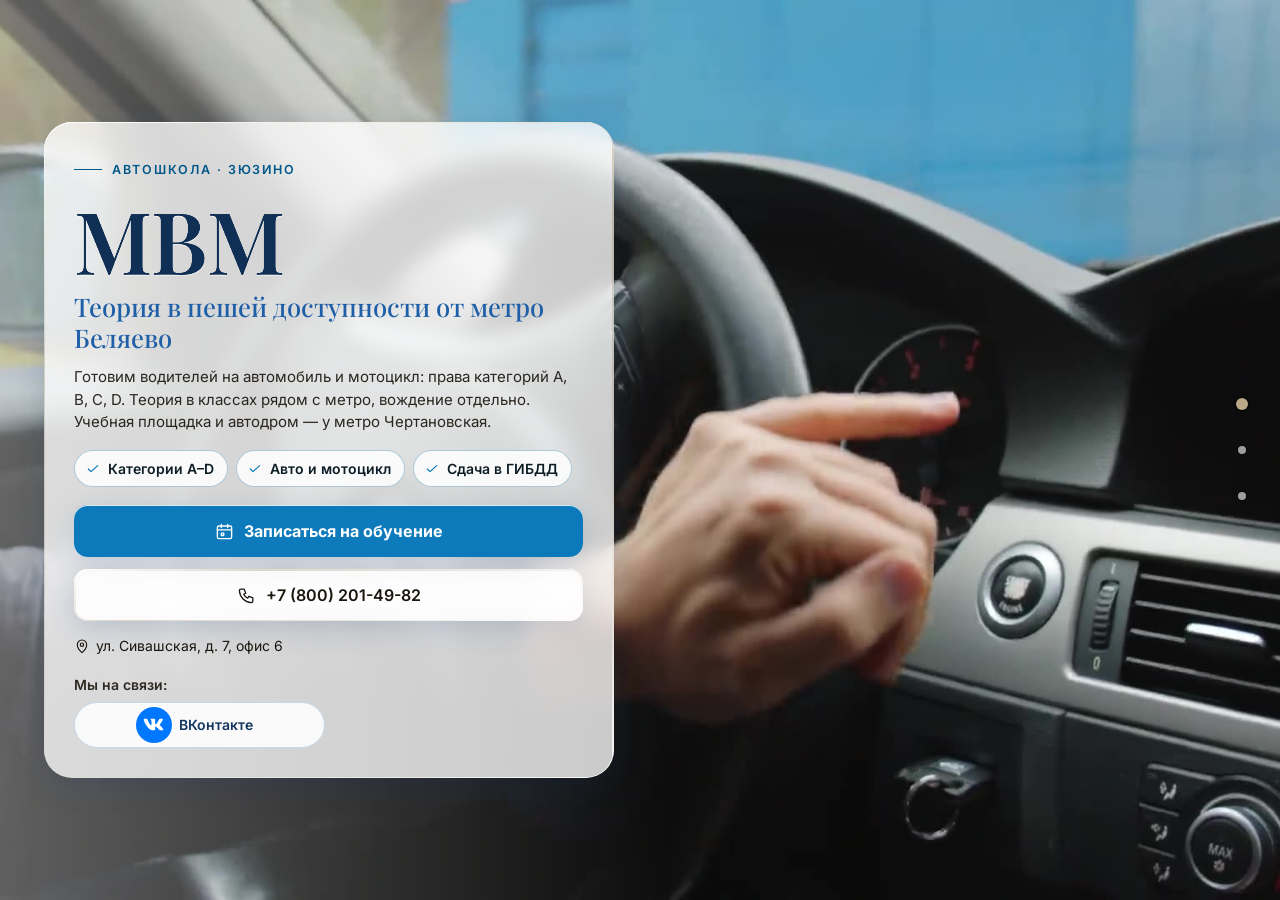
<file: index.html>
<!DOCTYPE html>
<html lang="ru" data-theme="light">
<head>
<meta charset="utf-8">
<meta name="viewport" content="width=device-width, initial-scale=1, viewport-fit=cover">
<title>Автошкола МВМ в Москве — права категорий A, B, C, D от 14 500 ₽</title>
<meta name="description" content="Автошкола МВМ в Москве: права категорий A, B, C, D на авто и мотоцикл, теория у метро Беляево и Чертаново. Курс категории A — от 14 500,00 ₽. Телефон +7 (800) 201-49-82.">
<meta name="robots" content="noindex, nofollow, noarchive">
<meta name="geo.region" content="RU-SPE">
<meta name="geo.placename" content="Санкт-Петербург">
<meta name="geo.position" content="59.8944504;30.4585142">
<meta name="ICBM" content="59.8944504, 30.4585142">
<meta property="og:type" content="website">
<meta property="og:locale" content="ru_RU">
<meta property="og:site_name" content="Автошкола «МВМ»">
<meta property="og:title" content="Автошкола МВМ в Москве — права категорий A, B, C, D от 14 500 ₽">
<meta property="og:description" content="Автошкола МВМ в Москве: права категорий A, B, C, D на авто и мотоцикл, теория у метро Беляево и Чертаново. Курс категории A — от 14 500,00 ₽. Телефон +7 (800) 201-49-82.">
<meta name="twitter:card" content="summary_large_image">
<meta name="twitter:title" content="Автошкола МВМ в Москве — права категорий A, B, C, D от 14 500 ₽">
<meta name="twitter:description" content="Автошкола МВМ в Москве: права категорий A, B, C, D на авто и мотоцикл, теория у метро Беляево и Чертаново. Курс категории A — от 14 500,00 ₽. Телефон +7 (800) 201-49-82.">
<meta name="theme-color" content="#f0f9fe">
<link rel="icon" href="data:image/svg+xml,%3Csvg%20xmlns%3D%22http%3A//www.w3.org/2000/svg%22%20viewBox%3D%220%200%2064%2064%22%3E%3Crect%20width%3D%2264%22%20height%3D%2264%22%20rx%3D%2214%22%20fill%3D%22%231f5fa8%22/%3E%3Ccircle%20cx%3D%2232%22%20cy%3D%2232%22%20r%3D%2217%22%20fill%3D%22none%22%20stroke%3D%22%23fff%22%20stroke-width%3D%225%22/%3E%3Ccircle%20cx%3D%2232%22%20cy%3D%2232%22%20r%3D%225%22%20fill%3D%22%23ffc54d%22/%3E%3C/svg%3E">
<script>document.documentElement.classList.add('js');try{var _i=parseInt(localStorage.getItem('nb_fs2'),10),_f=[1,1.15,1.3,1.5][_i];if(_f)document.documentElement.style.setProperty('--fs',_f)}catch(e){}</script>
<style id="hero-timing">:root{--hero-d:1.2s}</style>
<link rel="preload" as="image" href="img/hero-poster.jpg" fetchpriority="high">
<!-- шрифты лежат внутри сайта: Google Fonts у российской аудитории режется -->
<style>
@font-face{font-family:'Inter';font-style:normal;font-weight:400;font-display:swap;src:url(assets/fonts/inter-400-cyrillic-ext.woff2) format('woff2');unicode-range:U+0460-052F, U+1C80-1C8A, U+20B4, U+2DE0-2DFF, U+A640-A69F, U+FE2E-FE2F}
@font-face{font-family:'Inter';font-style:normal;font-weight:400;font-display:swap;src:url(assets/fonts/inter-400-cyrillic.woff2) format('woff2');unicode-range:U+0301, U+0400-045F, U+0490-0491, U+04B0-04B1, U+2116}
@font-face{font-family:'Inter';font-style:normal;font-weight:400;font-display:swap;src:url(assets/fonts/inter-400-latin-ext.woff2) format('woff2');unicode-range:U+0100-02BA, U+02BD-02C5, U+02C7-02CC, U+02CE-02D7, U+02DD-02FF, U+0304, U+0308, U+0329, U+1D00-1DBF, U+1E00-1E9F, U+1EF2-1EFF, U+2020, U+20A0-20AB, U+20AD-20C0, U+2113, U+2C60-2C7F, U+A720-A7FF}
@font-face{font-family:'Inter';font-style:normal;font-weight:400;font-display:swap;src:url(assets/fonts/inter-400-latin.woff2) format('woff2');unicode-range:U+0000-00FF, U+0131, U+0152-0153, U+02BB-02BC, U+02C6, U+02DA, U+02DC, U+0304, U+0308, U+0329, U+2000-206F, U+20AC, U+2122, U+2191, U+2193, U+2212, U+2215, U+FEFF, U+FFFD}
@font-face{font-family:'Inter';font-style:normal;font-weight:500;font-display:swap;src:url(assets/fonts/inter-500-cyrillic-ext.woff2) format('woff2');unicode-range:U+0460-052F, U+1C80-1C8A, U+20B4, U+2DE0-2DFF, U+A640-A69F, U+FE2E-FE2F}
@font-face{font-family:'Inter';font-style:normal;font-weight:500;font-display:swap;src:url(assets/fonts/inter-500-cyrillic.woff2) format('woff2');unicode-range:U+0301, U+0400-045F, U+0490-0491, U+04B0-04B1, U+2116}
@font-face{font-family:'Inter';font-style:normal;font-weight:500;font-display:swap;src:url(assets/fonts/inter-500-latin-ext.woff2) format('woff2');unicode-range:U+0100-02BA, U+02BD-02C5, U+02C7-02CC, U+02CE-02D7, U+02DD-02FF, U+0304, U+0308, U+0329, U+1D00-1DBF, U+1E00-1E9F, U+1EF2-1EFF, U+2020, U+20A0-20AB, U+20AD-20C0, U+2113, U+2C60-2C7F, U+A720-A7FF}
@font-face{font-family:'Inter';font-style:normal;font-weight:500;font-display:swap;src:url(assets/fonts/inter-500-latin.woff2) format('woff2');unicode-range:U+0000-00FF, U+0131, U+0152-0153, U+02BB-02BC, U+02C6, U+02DA, U+02DC, U+0304, U+0308, U+0329, U+2000-206F, U+20AC, U+2122, U+2191, U+2193, U+2212, U+2215, U+FEFF, U+FFFD}
@font-face{font-family:'Inter';font-style:normal;font-weight:600;font-display:swap;src:url(assets/fonts/inter-600-cyrillic-ext.woff2) format('woff2');unicode-range:U+0460-052F, U+1C80-1C8A, U+20B4, U+2DE0-2DFF, U+A640-A69F, U+FE2E-FE2F}
@font-face{font-family:'Inter';font-style:normal;font-weight:600;font-display:swap;src:url(assets/fonts/inter-600-cyrillic.woff2) format('woff2');unicode-range:U+0301, U+0400-045F, U+0490-0491, U+04B0-04B1, U+2116}
@font-face{font-family:'Inter';font-style:normal;font-weight:600;font-display:swap;src:url(assets/fonts/inter-600-latin-ext.woff2) format('woff2');unicode-range:U+0100-02BA, U+02BD-02C5, U+02C7-02CC, U+02CE-02D7, U+02DD-02FF, U+0304, U+0308, U+0329, U+1D00-1DBF, U+1E00-1E9F, U+1EF2-1EFF, U+2020, U+20A0-20AB, U+20AD-20C0, U+2113, U+2C60-2C7F, U+A720-A7FF}
@font-face{font-family:'Inter';font-style:normal;font-weight:600;font-display:swap;src:url(assets/fonts/inter-600-latin.woff2) format('woff2');unicode-range:U+0000-00FF, U+0131, U+0152-0153, U+02BB-02BC, U+02C6, U+02DA, U+02DC, U+0304, U+0308, U+0329, U+2000-206F, U+20AC, U+2122, U+2191, U+2193, U+2212, U+2215, U+FEFF, U+FFFD}
@font-face{font-family:'Inter';font-style:normal;font-weight:700;font-display:swap;src:url(assets/fonts/inter-700-cyrillic-ext.woff2) format('woff2');unicode-range:U+0460-052F, U+1C80-1C8A, U+20B4, U+2DE0-2DFF, U+A640-A69F, U+FE2E-FE2F}
@font-face{font-family:'Inter';font-style:normal;font-weight:700;font-display:swap;src:url(assets/fonts/inter-700-cyrillic.woff2) format('woff2');unicode-range:U+0301, U+0400-045F, U+0490-0491, U+04B0-04B1, U+2116}
@font-face{font-family:'Inter';font-style:normal;font-weight:700;font-display:swap;src:url(assets/fonts/inter-700-latin-ext.woff2) format('woff2');unicode-range:U+0100-02BA, U+02BD-02C5, U+02C7-02CC, U+02CE-02D7, U+02DD-02FF, U+0304, U+0308, U+0329, U+1D00-1DBF, U+1E00-1E9F, U+1EF2-1EFF, U+2020, U+20A0-20AB, U+20AD-20C0, U+2113, U+2C60-2C7F, U+A720-A7FF}
@font-face{font-family:'Inter';font-style:normal;font-weight:700;font-display:swap;src:url(assets/fonts/inter-700-latin.woff2) format('woff2');unicode-range:U+0000-00FF, U+0131, U+0152-0153, U+02BB-02BC, U+02C6, U+02DA, U+02DC, U+0304, U+0308, U+0329, U+2000-206F, U+20AC, U+2122, U+2191, U+2193, U+2212, U+2215, U+FEFF, U+FFFD}
@font-face{font-family:'Playfair Display';font-style:normal;font-weight:500;font-display:swap;src:url(assets/fonts/playfair-display-500-cyrillic.woff2) format('woff2');unicode-range:U+0301, U+0400-045F, U+0490-0491, U+04B0-04B1, U+2116}
@font-face{font-family:'Playfair Display';font-style:normal;font-weight:500;font-display:swap;src:url(assets/fonts/playfair-display-500-latin-ext.woff2) format('woff2');unicode-range:U+0100-02BA, U+02BD-02C5, U+02C7-02CC, U+02CE-02D7, U+02DD-02FF, U+0304, U+0308, U+0329, U+1D00-1DBF, U+1E00-1E9F, U+1EF2-1EFF, U+2020, U+20A0-20AB, U+20AD-20C0, U+2113, U+2C60-2C7F, U+A720-A7FF}
@font-face{font-family:'Playfair Display';font-style:normal;font-weight:500;font-display:swap;src:url(assets/fonts/playfair-display-500-latin.woff2) format('woff2');unicode-range:U+0000-00FF, U+0131, U+0152-0153, U+02BB-02BC, U+02C6, U+02DA, U+02DC, U+0304, U+0308, U+0329, U+2000-206F, U+20AC, U+2122, U+2191, U+2193, U+2212, U+2215, U+FEFF, U+FFFD}
@font-face{font-family:'Playfair Display';font-style:normal;font-weight:600;font-display:swap;src:url(assets/fonts/playfair-display-600-cyrillic.woff2) format('woff2');unicode-range:U+0301, U+0400-045F, U+0490-0491, U+04B0-04B1, U+2116}
@font-face{font-family:'Playfair Display';font-style:normal;font-weight:600;font-display:swap;src:url(assets/fonts/playfair-display-600-latin-ext.woff2) format('woff2');unicode-range:U+0100-02BA, U+02BD-02C5, U+02C7-02CC, U+02CE-02D7, U+02DD-02FF, U+0304, U+0308, U+0329, U+1D00-1DBF, U+1E00-1E9F, U+1EF2-1EFF, U+2020, U+20A0-20AB, U+20AD-20C0, U+2113, U+2C60-2C7F, U+A720-A7FF}
@font-face{font-family:'Playfair Display';font-style:normal;font-weight:600;font-display:swap;src:url(assets/fonts/playfair-display-600-latin.woff2) format('woff2');unicode-range:U+0000-00FF, U+0131, U+0152-0153, U+02BB-02BC, U+02C6, U+02DA, U+02DC, U+0304, U+0308, U+0329, U+2000-206F, U+20AC, U+2122, U+2191, U+2193, U+2212, U+2215, U+FEFF, U+FFFD}
/* ===== Notary site — generator stylesheet (light warm base, dark theme by toggle) ===== */
:root{
  --p100:#665230; --p90:#97825e; --p80:#bba887; --p70:#c2b9a9; --p50:#dad5ce; --p40:#e0dedb;
  --p30:#eeece9; --p20:#f1f1f0; --p10:#f8f8f8; --n100:#0e0f11; --n90:#3c404b; --n10:#fff;

  --bg:var(--p10); --bg2:var(--p20); --bg3:var(--p30); --card:var(--n10); --text:var(--n100); --muted:var(--n90);
  --line:var(--p50); --line2:var(--p40); --accent:var(--p90); --accent-d:var(--p100); --accent-l:var(--p80); --accent-soft:var(--p30);
  --on-accent:#fff; --shadow:0 1px 10px rgba(51,51,51,.10); --shadow-lg:0 12px 40px rgba(30,24,10,.14);
  --hero-ov1:rgba(14,15,17,.72); --hero-ov2:rgba(14,15,17,.30); --sec-ov:rgba(248,248,248,.72);
  --ok:#2e8b57; --bad:#b4453b;
  /* те же цвета составляющими: rgba() понимают все браузеры, color-mix() — нет */
  --bg-rgb:248,248,248; --card-rgb:255,255,255; --accent-rgb:151,130,94; --ok-rgb:46,139,87;

  --zc:var(--fs); --fs:1; --vwu:calc(1vw / var(--fs)); --vhu:calc(1vh / var(--fs));   /* масштаб текста (А−/А+) и «честные» vw/vh под ним */
  --hdr-h:68px; --bar-h:70px; --vh:calc(100*var(--vhu)); --gap:24px; --radius:14px; --radius-s:10px;
  --font:"Inter",Tahoma,Arial,sans-serif; --serif:"Playfair Display",Georgia,"Times New Roman",serif;
  --ease:cubic-bezier(.65,.05,.36,1); --speed:520ms;
}
html[data-theme="dark"]{
  --bg:#17150f; --bg2:#1d1a13; --bg3:#252117; --card:#221e15; --text:#f1ebdf; --muted:#b9ae98;
  --line:#3a3325; --line2:#2f2a1e; --accent:#c9b17f; --accent-d:#e0cf9f; --accent-l:#8d7b58; --accent-soft:#2a251a;
  --on-accent:#17150f; --shadow:0 1px 12px rgba(0,0,0,.45); --shadow-lg:0 14px 40px rgba(0,0,0,.55);
  --hero-ov1:rgba(10,9,6,.80); --hero-ov2:rgba(10,9,6,.40); --sec-ov:rgba(16,15,12,.76);
  --bg-rgb:23,21,15; --card-rgb:34,30,21; --accent-rgb:201,177,127;
}

*,*::before,*::after{box-sizing:border-box}
/* А−/А+: весь сайт — шапка, плашки, меню, формы, окна — растёт пропорционально, как при увеличении масштаба в браузере */
html{-webkit-text-size-adjust:100%;scroll-behavior:auto;zoom:var(--fs,1)}
html,body{height:100%;margin:0;overflow:hidden;background:var(--bg);color:var(--text);
  font-family:var(--font);font-size:16px;line-height:1.55;-webkit-font-smoothing:antialiased}
body{overscroll-behavior:none;position:relative}
a{color:inherit;text-decoration:none}
img{display:block;max-width:100%}
button{font:inherit;color:inherit;background:none;border:0;padding:0;cursor:pointer}
input,select,textarea{font:inherit;color:inherit}
h1,h2,h3,h4,p{margin:0}
ul{margin:0;padding:0;list-style:none}
svg{display:block}
.ico{width:22px;height:22px;stroke:currentColor;fill:none;stroke-width:1.7;stroke-linecap:round;stroke-linejoin:round;flex:none}
.vh{position:absolute!important;width:1px;height:1px;overflow:hidden;clip:rect(0 0 0 0);white-space:nowrap}

/* ---------- typography helpers ---------- */
.kicker{display:inline-flex;align-items:center;gap:10px;font-size:13px;font-weight:600;letter-spacing:.14em;text-transform:uppercase;color:var(--accent)}
.kicker::before{content:"";width:28px;height:1px;background:var(--accent)}
.h2{font-size:clamp(26px,calc(3.2*var(--vwu,1vw)),40px);font-weight:600;letter-spacing:-.02em;line-height:1.12;margin-top:10px}
.lead{color:var(--muted);font-size:17px;max-width:640px;margin-top:12px}
.sec-head{margin-bottom:28px}
#contacts .sec-head{margin-bottom:18px}

/* ---------- buttons ---------- */
.btn{display:inline-flex;align-items:center;justify-content:center;gap:10px;min-height:48px;padding:0 22px;border-radius:999px;
  font-weight:600;font-size:15px;line-height:1;border:1.5px solid transparent;transition:background .25s,color .25s,border-color .25s,transform .2s,box-shadow .25s;white-space:nowrap}
.btn:active{transform:translateY(1px)}
.btn-primary{background:var(--accent-d);color:var(--on-accent);border-color:var(--accent-d)}
.btn-primary:hover{background:var(--accent);border-color:var(--accent);color:#fff}
html[data-theme="dark"] .btn-primary:hover{color:#17150f}
.btn-ghost{border-color:var(--line);color:var(--text);background:var(--card)}
.btn-ghost:hover{border-color:var(--accent);color:var(--accent-d)}
.btn-light{background:rgba(255,255,255,.14);color:#fff;border-color:rgba(255,255,255,.55);backdrop-filter:blur(6px)}
.btn-light:hover{background:#fff;color:var(--n100)}
.btn-white{background:#fff;color:var(--n100);border-color:#fff}
.btn-white:hover{background:var(--p30);border-color:var(--p30)}
.btn .ico{width:18px;height:18px}
.btn-sm{min-height:44px;padding:0 16px;font-size:14px}

/* ---------- header ---------- */
.hdr{position:fixed;top:0;left:0;right:0;height:var(--hdr-h);z-index:200;display:flex;align-items:center;
  zoom:calc(1 / var(--zc,1)); --vwu:1vw; --vhu:1vh;   /* А−/А+ шапку не трогают: она всегда как при 100 % (страница в zoom, шапка — встречный zoom) */
  background:rgba(var(--bg-rgb),.88);backdrop-filter:blur(12px);-webkit-backdrop-filter:blur(12px);
  border-bottom:1px solid var(--line2);transition:background .3s}
.hdr-in{width:100%;max-width:1280px;margin:0 auto;padding:0 28px;display:flex;align-items:center;gap:24px}
.brand{display:flex;align-items:center;gap:12px;min-width:0;min-height:44px}
.mono-img{object-fit:contain;background:#fff;padding:2px;box-sizing:border-box}
.mono{width:42px;height:42px;border-radius:12px;background:var(--accent-d);color:var(--on-accent);display:grid;place-items:center;
  font-family:var(--serif);font-size:20px;font-weight:600;flex:none;letter-spacing:.02em}
.brand-t{display:flex;flex-direction:column;line-height:1.15;min-width:0}
.brand-n{font-weight:600;font-size:15px;white-space:nowrap;overflow:hidden;text-overflow:ellipsis}
.brand-s{font-size:13px;color:var(--muted);white-space:nowrap;overflow:hidden;text-overflow:ellipsis}
.nav{display:flex;align-items:center;gap:4px;margin-left:auto}
.nav > li{position:relative}
.nav-a{display:inline-flex;align-items:center;gap:6px;min-height:44px;padding:10px 12px;border-radius:8px;font-size:14px;font-weight:500;color:var(--text);opacity:.8;transition:opacity .2s,background .2s}
.nav-a:hover,.nav-a.cur,.nav > li.open > .nav-a{opacity:1;background:var(--bg3)}
.nav-a .chev{width:14px;height:14px;transition:transform .25s}
.nav > li.open > .nav-a .chev{transform:rotate(180deg)}
.hdr-tools{display:flex;align-items:center;gap:6px;margin-left:8px}
.tool{width:44px;height:44px;border-radius:10px;display:grid;place-items:center;color:var(--text);opacity:.8;transition:background .2s,opacity .2s}
.tool:hover{background:var(--bg3);opacity:1}
.tool .ico{width:20px;height:20px}
.tool-lang{width:auto;padding:0 10px;gap:6px;font-size:13px;font-weight:600;letter-spacing:.04em;display:flex;align-items:center}
.lang-wrap{position:relative}
.lang-dd{position:absolute;right:0;top:calc(100% + 8px);background:var(--card);border:1px solid var(--line);border-radius:12px;box-shadow:var(--shadow-lg);
  padding:6px;min-width:190px;display:none;z-index:210}
.lang-wrap.open .lang-dd{display:block}
.lang-dd button,.lang-dd a{display:flex;width:100%;align-items:center;gap:10px;min-height:44px;padding:9px 12px;border-radius:8px;font-size:14px;text-align:left}
.lang-dd button:hover,.lang-dd a:hover{background:var(--bg3)}
.lang-dd button.cur,.lang-dd a.cur{color:var(--accent-d);font-weight:600}
.lang-dd b{font-size:13px;letter-spacing:.08em;width:26px;color:var(--muted)}
.hdr-book{margin-left:4px}
.burger{display:none}
.moon,.sun{display:none}
html[data-theme="dark"] .sun{display:block}
html:not([data-theme="dark"]) .moon{display:block}

/* mega menu */
.mega{position:absolute;left:50%;top:calc(100% + 10px);transform:translateX(-50%);width:min(980px,calc(calc(100*var(--vwu,1vw)) - 40px));
  background:var(--card);border:1px solid var(--line);border-radius:16px;box-shadow:var(--shadow-lg);padding:20px;display:none;z-index:210}
.nav > li.open > .mega{display:block}
.mega-head{display:flex;justify-content:space-between;align-items:baseline;gap:16px;padding:0 6px 14px;border-bottom:1px solid var(--line2);margin-bottom:12px}
.mega-head b{font-size:14px}
.mega-head span{font-size:13px;color:var(--muted)}
.mega-grid{display:grid;grid-template-columns:repeat(2,1fr);gap:4px}
.mega-it{display:flex;gap:12px;align-items:flex-start;padding:10px 12px;border-radius:10px;text-align:left;width:100%;transition:background .2s}
.mega-it:hover{background:var(--bg3)}
.mega-it .cic{width:38px;height:38px;border-radius:10px;background:var(--accent-soft);color:var(--accent-d);display:grid;place-items:center;flex:none}
.mega-it .cic .ico{width:20px;height:20px}
.mega-it b{display:block;font-size:14px;font-weight:600}
.mega-it small{display:block;font-size:13px;color:var(--muted);line-height:1.35;margin-top:2px}
.mega-it em{font-style:normal;font-size:13px;color:var(--accent);margin-top:3px;display:block}

/* mobile menu */
.mmenu{position:fixed;top:calc(var(--hdr-h) / var(--zc,1));left:0;right:0;bottom:var(--bar-h);z-index:190;background:var(--bg);overflow-y:auto;padding:14px 18px 30px;display:none}
.mmenu.open{display:block}
.mmenu a,.mmenu .macc > button{display:flex;align-items:center;justify-content:space-between;width:100%;padding:14px 6px;border-bottom:1px solid var(--line2);font-size:17px;font-weight:500;text-align:left}
.mmenu .macc > button .chev{width:18px;height:18px;transition:transform .25s}
.mmenu .macc.open > button .chev{transform:rotate(180deg)}
.mmenu .macc-list{display:none;padding:4px 0 8px}
.mmenu .macc.open .macc-list{display:block}
.mmenu .macc-list button{display:flex;align-items:center;gap:12px;width:100%;padding:11px 8px;border-radius:10px;text-align:left;font-size:15px}
.mmenu .macc-list button:hover{background:var(--bg3)}
.mmenu .macc-list .cic{width:32px;height:32px;border-radius:8px;background:var(--accent-soft);color:var(--accent-d);display:grid;place-items:center;flex:none}
.mmenu .macc-list .cic .ico{width:17px;height:17px}
.mmenu-foot{display:flex;flex-wrap:wrap;gap:8px;margin-top:18px}
.mmenu-foot .btn{flex:1}

/* ---------- full-page scroller ---------- */
.fp{position:relative;width:100%;height:var(--vh);overflow:hidden}
.fp-track{will-change:transform;transition:transform var(--speed) var(--ease)}
.fp-track.no-anim{transition:none}
.sec{position:relative;height:var(--vh);width:100%;overflow:hidden}
.sec-scroll{height:100%;overflow-y:auto;overflow-x:hidden;display:flex;flex-direction:column;
  padding:calc(var(--hdr-h) / var(--zc,1) + 20px) 28px calc(var(--bar-h) + 96px);-webkit-overflow-scrolling:touch;scrollbar-width:thin;scrollbar-color:var(--line) transparent}
.wrap{margin:auto;width:100%;max-width:1180px}
.sec-alt{background:var(--bg2)}

/* reveal animation */
.rv{opacity:0;transform:translateY(18px);transition:opacity .7s ease,transform .7s ease;transition-delay:calc(var(--i,0) * 90ms)}
.sec.active .rv{opacity:1;transform:none}

/* side dots */
.dots{position:fixed;right:16px;top:50%;transform:translateY(-50%);z-index:150;display:flex;flex-direction:column;gap:2px}
.dots button{position:relative;width:44px;height:44px;display:grid;place-items:center}
.dots button::after{content:"";width:8px;height:8px;border-radius:50%;background:var(--muted);opacity:.45;transition:transform .25s,opacity .25s,background .25s}
.dots button:hover::after{opacity:.9}
.dots button.cur::after{background:var(--accent);opacity:1;transform:scale(1.5)}
.dots button span{position:absolute;right:32px;top:50%;transform:translateY(-50%) translateX(6px);background:var(--n100);color:#fff;font-size:13px;
  padding:5px 10px;border-radius:6px;white-space:nowrap;opacity:0;pointer-events:none;transition:opacity .2s,transform .2s}
.dots button:hover span{opacity:1;transform:translateY(-50%)}
.sec-hero ~ .dots{color:#fff}
body[data-sec="0"] .dots button::after{background:#fff}
body[data-sec="0"] .dots button.cur::after{background:var(--p80)}

.sec:not(.sec-hero) .sec-scroll{position:relative;z-index:1}

.status{display:inline-flex;align-items:center;gap:8px;padding:8px 14px 8px 10px;border-radius:999px;background:rgba(255,255,255,.12);border:1px solid rgba(255,255,255,.28);font-size:13px;backdrop-filter:blur(6px)}
.status i{width:9px;height:9px;border-radius:50%;background:#7bd389;box-shadow:0 0 0 3px rgba(123,211,137,.28)}
.status.closed i{background:#f08a7e;box-shadow:0 0 0 3px rgba(240,138,126,.28)}
.status.soon i{background:#f0c674;box-shadow:0 0 0 3px rgba(240,198,116,.28)}
.status span{opacity:.85}
.addr-link{display:inline-flex;align-items:center;gap:6px;border-bottom:1px solid currentColor;padding:13px 0 14px;margin:-13px 0 -14px;transition:color .2s}
.addr-link:hover{color:var(--accent)}
.addr-link .ico{width:16px;height:16px}

/* ---------- services ---------- */
.svc-grid{display:grid;grid-template-columns:repeat(5,1fr);gap:14px}
.svc{display:flex;flex-direction:column;align-items:flex-start;gap:10px;padding:18px 16px 16px;border-radius:var(--radius);background:var(--card);border:1px solid var(--line2);
  text-align:left;min-height:170px;transition:transform .25s,box-shadow .25s,border-color .25s;position:relative}
.svc:hover{transform:translateY(-3px);box-shadow:var(--shadow-lg);border-color:var(--accent-l)}
.svc .cic{width:44px;height:44px;border-radius:12px;background:var(--accent-soft);color:var(--accent-d);display:grid;place-items:center}
.svc b{font-size:15px;font-weight:600;line-height:1.3}
.svc small{font-size:13px;color:var(--muted);line-height:1.35}
.svc em{font-style:normal;font-size:13px;color:var(--accent);margin-top:auto;padding-top:6px;display:inline-flex;align-items:center;gap:4px}
.svc em .ico{width:12px;height:12px}

/* ---------- about ---------- */
.about{display:grid;grid-template-columns:1.15fr .85fr;gap:48px;align-items:start}
.about-txt p{color:var(--muted);margin-top:14px;font-size:16px}
.about-txt p:first-of-type{color:var(--text)}
.quote{margin-top:22px;padding:16px 20px;border-left:3px solid var(--accent);background:var(--card);border-radius:0 12px 12px 0;font-family:var(--serif);font-size:18px;line-height:1.45;color:var(--text)}
.creds{display:grid;gap:10px}
.cred{display:flex;gap:14px;align-items:center;padding:14px 16px;border-radius:12px;background:var(--card);border:1px solid var(--line2)}
.cred .cic{width:40px;height:40px;border-radius:10px;background:var(--accent-soft);color:var(--accent-d);display:grid;place-items:center;flex:none}
.cred .cic .ico{width:20px;height:20px}
.cred small{display:block;font-size:13px;color:var(--muted);text-transform:uppercase;letter-spacing:.06em}
.cred b{display:block;font-size:15px;font-weight:600;line-height:1.3}
.chips{display:flex;flex-wrap:wrap;gap:8px;margin-top:16px}
.chips li{padding:8px 14px;border-radius:999px;border:1px solid var(--accent-l);color:var(--accent-d);font-size:13.5px;font-weight:500;background:var(--card)}
.strong-lbl{margin-top:22px;font-size:13px;text-transform:uppercase;letter-spacing:.1em;color:var(--muted)}

/* ---------- how ---------- */
.steps{display:grid;grid-template-columns:repeat(5,1fr);gap:16px;position:relative;margin-top:14px}
.steps::before{content:"";position:absolute;left:8%;right:8%;top:30px;height:1px;background:var(--line)}
.step{position:relative;padding:0 8px}
.step-n{width:60px;height:60px;border-radius:50%;background:var(--card);border:1.5px solid var(--accent-l);color:var(--accent-d);display:grid;place-items:center;
  font-family:var(--serif);font-size:24px;font-weight:600;position:relative;z-index:1;transition:background .4s,color .4s}
.sec.active .step-n{animation:pop .6s var(--ease) both;animation-delay:calc(var(--i) * 140ms + 150ms)}
@keyframes pop{0%{transform:scale(.6);opacity:0}60%{transform:scale(1.08);opacity:1}100%{transform:scale(1)}}
.step b{display:block;margin-top:16px;font-size:17px;font-weight:600}
.step p{color:var(--muted);font-size:14.5px;margin-top:6px}

/* ---------- reviews ---------- */
.reviews{display:grid;grid-template-columns:300px 1fr;gap:28px;align-items:start}
.rsum{background:var(--card);border:1px solid var(--line2);border-radius:var(--radius);padding:26px 24px;text-align:center}
.rsum .big{font-family:var(--serif);font-size:64px;line-height:1;font-weight:500;color:var(--accent-d)}
.stars{display:inline-flex;gap:3px;--fill:100%}
.stars svg{width:20px;height:20px}
.stars .st{fill:var(--line);stroke:none}
.stars .st.on{fill:#e7b73b}
.stars .st.half{fill:url(#halfgrad)}
.rsum .stars{margin-top:8px}
.rsum p{color:var(--muted);font-size:13.5px;margin-top:10px;line-height:1.4}
.rsum .btn{margin-top:16px;width:100%}
.rsum .gis{display:block;margin:10px 0 -14px;padding:14px 0;font-size:13px;color:var(--accent-d);text-decoration:underline;text-underline-offset:3px}
.rgrid{display:grid;grid-template-columns:repeat(2,1fr);gap:14px}
.rev{background:var(--card);border:1px solid var(--line2);border-radius:var(--radius);padding:20px;display:flex;flex-direction:column;gap:10px}
.rev .stars svg{width:15px;height:15px}
.rev p{font-size:14.5px;line-height:1.5;flex:1}
.rev p::before{content:"“";font-family:var(--serif);color:var(--accent);font-size:22px;line-height:0;margin-right:4px;vertical-align:-6px}
.rev-meta{display:flex;flex-wrap:wrap;justify-content:space-between;gap:4px 10px;align-items:baseline;font-size:13px;color:var(--muted)}
.rev-meta b{color:var(--text);font-weight:600}
.rev-src{display:inline-flex;align-items:center;gap:5px;white-space:nowrap;margin-left:auto}
.rev-src i{width:6px;height:6px;border-radius:50%;background:var(--accent)}
.rev-sample{color:var(--muted);font-style:italic;opacity:.85}
.rev-real{color:var(--accent-d);font-weight:600}
.rev-real i{background:var(--ok)}
.rev-is-real{border-color:var(--accent-l)}
.demo-note{margin-top:14px;max-width:760px;font-size:13.5px;line-height:1.45;color:var(--muted);background:var(--accent-soft);
  border-left:3px solid var(--accent);border-radius:0 8px 8px 0;padding:8px 12px}
.rnote{margin-top:14px;font-size:13px;color:var(--muted)}

/* ---------- faq ---------- */
.faq{display:grid;grid-template-columns:1fr 1fr;gap:0 32px;align-items:start}
.faq-col{display:flex;flex-direction:column}
.fq{border-bottom:1px solid var(--line)}
.fq > button{display:flex;width:100%;align-items:center;justify-content:space-between;gap:16px;min-height:44px;padding:16px 4px;text-align:left;font-weight:600;font-size:15.5px;line-height:1.35}
.fq > button .pl{width:26px;height:26px;border-radius:50%;border:1px solid var(--line);display:grid;place-items:center;flex:none;color:var(--accent-d);transition:transform .3s,background .3s}
.fq > button .pl .ico{width:14px;height:14px}
.fq.open > button .pl{transform:rotate(45deg);background:var(--accent-soft)}
.fq-a{display:grid;grid-template-rows:0fr;transition:grid-template-rows .35s var(--ease)}
.fq.open .fq-a{grid-template-rows:1fr}
.fq-a > div{overflow:hidden}
.fq-a p{color:var(--muted);font-size:14.5px;padding:0 4px 16px;line-height:1.55}
.fq-a .faq-note{font-size:13px;color:var(--accent-d);padding-bottom:6px}
.fq-a .faq-note:empty{display:none}

/* ---------- contacts ---------- */
.contacts{display:grid;grid-template-columns:1fr 1.05fr 1fr;gap:18px;align-items:stretch}
.contacts .cbox{padding:16px 18px}
.cbox{background:var(--card);border:1px solid var(--line2);border-radius:var(--radius);padding:20px}
.cl{display:grid;gap:12px}
.cl li{display:flex;gap:12px;align-items:flex-start}
.cl .cic{width:36px;height:36px;border-radius:10px;background:var(--accent-soft);color:var(--accent-d);display:grid;place-items:center;flex:none}
.cl .cic .ico{width:18px;height:18px}
.cl small{display:block;font-size:13px;color:var(--muted);text-transform:uppercase;letter-spacing:.06em}
.cl b{display:block;font-weight:500;font-size:15px;line-height:1.4}
.cl a.tel,.cl a.mail{display:block;padding:14px 0;margin:-14px 0}
.cl a.tel:hover,.cl a.mail:hover{color:var(--accent-d)}
.hours-link{display:inline-block;font-size:13px;color:var(--accent-d);text-decoration:underline;text-underline-offset:3px;padding:14px 0;margin:-14px 0}
.cl .msgs{display:flex;gap:8px;margin-top:4px;flex-wrap:wrap}
.cl .msgs a{display:inline-flex;align-items:center;gap:6px;padding:6px 10px;border-radius:8px;border:1px solid var(--line);font-size:13px;min-height:44px}
.cl .msgs a .ico{width:16px;height:16px}
.mapbox{display:flex;flex-direction:column;gap:12px;padding:12px}
.map{flex:1;min-height:280px;border-radius:10px;overflow:hidden;border:1px solid var(--line);background:var(--bg3);position:relative}
.map iframe{width:100%;height:100%;border:0;position:absolute;inset:0}
.map-actions{display:flex;gap:8px;flex-wrap:wrap}
.map-actions .btn{flex:1;min-height:44px;font-size:14px;padding:0 12px}

/* form */
.form h3{font-size:19px;font-weight:600}
.form .fdesc{color:var(--muted);font-size:13.5px;margin-top:6px}
.fg{display:grid;gap:8px;margin-top:12px}
.f2{display:grid;grid-template-columns:1fr 1fr;gap:10px}
.fld{display:flex;flex-direction:column;gap:4px}
.fld label{font-size:13px;color:var(--muted);font-weight:500}
.fld input,.fld select,.fld textarea{width:100%;background:var(--bg);border:1px solid var(--line);border-radius:10px;padding:8px 12px;font-size:14px;transition:border-color .2s,box-shadow .2s;min-height:44px}
.fld textarea{min-height:48px;resize:vertical}
.fld input:focus,.fld select:focus,.fld textarea:focus{outline:0;border-color:var(--accent);box-shadow:0 0 0 3px rgba(var(--accent-rgb),.22)}
.fld.err input,.fld.err select{border-color:var(--bad)}
.ferr{font-size:13px;color:var(--bad);display:none}
.fld.err .ferr{display:block}
.fnote{font-size:13px;color:var(--muted);margin-top:8px;line-height:1.4}
.fok{display:none;margin-top:10px;padding:10px 12px;border-radius:10px;background:rgba(var(--ok-rgb),.12);color:var(--ok);font-size:13.5px}
.fok.show{display:block}

.foot{margin-top:18px;padding-top:12px;padding-left:250px;flex-wrap:nowrap;align-items:flex-start;border-top:1px solid var(--line2);display:flex;justify-content:space-between;gap:16px;flex-wrap:wrap;font-size:13px;color:var(--muted)}
.foot p{max-width:none}
.foot .fl{white-space:nowrap;flex:none}
.foot .fl a{margin-left:14px;padding:14px 0;margin-top:-14px;margin-bottom:-14px;display:inline-block;min-width:44px;text-align:center;text-decoration:underline;text-underline-offset:3px}

/* ---------- bottom bar ---------- */
.bar{position:fixed;inset:auto 0 0;z-index:300;background:var(--card);box-shadow:0 -1px 10px rgba(51,51,51,.1);border-top:1px solid var(--line2);
  padding:6px 0;padding-bottom:calc(6px + env(safe-area-inset-bottom,0px))}
.bar-in{display:flex;justify-content:space-around;align-items:center;max-width:1080px;margin:0 auto}
.bi{display:flex;flex-direction:column;align-items:center;gap:5px;padding:8px 24px;border-radius:10px;font-size:13.5px;line-height:1;color:var(--text);opacity:.65;
  transition:opacity .3s,background .3s,color .3s;flex:1;max-width:190px;min-width:0}
.bi span{white-space:nowrap;max-width:100%;overflow:hidden;text-overflow:ellipsis}
.bi .ico{width:24px;height:24px}
.bi:hover{opacity:1;background:var(--bg3)}
.bi.cur{opacity:1;color:var(--accent-d)}


/* ---------- modals ---------- */
.modal{position:fixed;inset:0;z-index:400;background:rgba(14,15,17,.62);display:none;align-items:center;justify-content:center;padding:20px}
.modal.open{display:flex}
.mbox{background:var(--card);color:var(--text);border-radius:18px;width:100%;max-width:560px;max-height:min(calc(86*var(--vhu,1vh)),860px);overflow:auto;padding:26px 26px 22px;position:relative;box-shadow:var(--shadow-lg);
  animation:mup .3s var(--ease)}
@keyframes mup{from{opacity:0;transform:translateY(16px) scale(.98)}to{opacity:1;transform:none}}
.mbox-lg{max-width:760px}
.mclose{position:absolute;top:12px;right:12px;width:44px;height:44px;border-radius:50%;display:grid;place-items:center;color:var(--muted)}
.mclose:hover{background:var(--bg3);color:var(--text)}
.mbox h3{font-size:22px;font-weight:600;padding-right:36px}
.mbox .msub{color:var(--muted);font-size:14px;margin-top:4px}
.hours-t{width:100%;border-collapse:collapse;margin-top:16px;font-size:15px}
.hours-t td{padding:9px 6px;border-bottom:1px solid var(--line2)}
.hours-t td:last-child{text-align:right;font-weight:500;white-space:nowrap}
.hours-t tr.today td{color:var(--accent-d);font-weight:600}
.hours-t tr.today td:first-child::after{content:" · " attr(data-today);font-weight:400;font-size:13px;color:var(--muted)}
.hours-t tr.off td:last-child{color:var(--muted);font-weight:400}
.mnote{margin-top:14px;padding:12px 14px;border-radius:10px;background:var(--bg2);font-size:13.5px;color:var(--muted)}
.mnote b{display:block;color:var(--text);margin-bottom:3px;font-size:13px}
.mcontacts{display:flex;flex-wrap:wrap;gap:8px;margin-top:14px}
.mcontacts a{display:inline-flex;align-items:center;gap:7px;min-height:44px;padding:9px 13px;border-radius:10px;border:1px solid var(--line);font-size:13.5px}
.mcontacts a .ico{width:16px;height:16px}
.mcontacts a:hover{border-color:var(--accent)}
/* способы записи: позвонить, написать на почту, заказать обратный звонок */
.bk-opts{display:grid;gap:10px;margin-top:14px}
.bk-opt{display:flex;align-items:center;gap:14px;min-height:60px;padding:10px 16px;border-radius:14px;border:1px solid var(--line);background:var(--bg3);color:var(--text);font-size:16px;font-weight:600;text-align:left;text-decoration:none;transition:border-color .2s,background .2s}
.bk-opt:hover{border-color:var(--accent);background:var(--accent-soft)}
.bk-opt .ico{width:24px;height:24px;color:var(--accent-d);flex:none}
.bk-opt small{display:block;font-weight:400;font-size:13px;color:var(--muted);margin-top:1px}
.mbox-book{max-width:440px}
/* оплата значками, подпись у общего телефона */
.pay-pills{display:flex;flex-wrap:wrap;gap:6px;margin-top:5px}
.pay-pill{display:inline-flex;align-items:center;gap:6px;padding:4px 11px 4px 9px;border-radius:999px;border:1px solid var(--line);background:var(--bg3);font-size:13px;font-weight:600;line-height:1.3;white-space:nowrap}
.pay-pill .ico{width:15px;height:15px;color:var(--accent-d)}
.pay-pill.pay-logo{background:#fff;border-color:rgba(0,0,0,.12);padding:3px 11px;min-height:28px}
.pay-pill.pay-logo img{display:block;height:17px;width:auto}
.pay-pill.pay-logo img[src$="sbp.svg"]{height:20px}

.brand-t{display:flex;flex-direction:column;justify-content:center;gap:2px;line-height:1.1;min-width:0}
.brand-s{display:block;font-size:10.5px;font-weight:600;letter-spacing:.16em;text-transform:uppercase;color:var(--muted);white-space:nowrap;overflow:visible;text-overflow:clip}
.brand-n{font-size:16px;font-weight:600;white-space:nowrap;overflow:visible;text-overflow:clip}
.nav-a{white-space:nowrap}
#navServices{position:static}
.mega{max-height:calc(calc(100*var(--vhu,1vh)) - var(--hdr-h) - 24px);overflow-y:auto;top:calc(100% + 6px);width:min(980px,calc(calc(100*var(--vwu,1vw)) - 32px))}
@media screen and (max-width:760px){.mega-grid{grid-template-columns:1fr}}
@media screen and (max-width:479px){.brand-t{display:flex}.brand-s{font-size:9px;letter-spacing:.14em}.brand-n{font-size:12.5px;white-space:normal;line-height:1.12}}
.bk-inline{grid-template-columns:repeat(3,1fr);gap:8px}
.bk-inline .bk-opt{flex-direction:column;justify-content:center;gap:5px;min-height:76px;padding:9px 6px;font-size:13.5px;text-align:center;line-height:1.2}
.bk-inline .bk-opt .ico{width:22px;height:22px}
.bk-inline .bk-opt small{display:none}
/* services modal */
.svc-list{margin-top:16px;display:grid;grid-template-columns:1fr 1fr;gap:6px}
.svc-list button{display:flex;gap:10px;align-items:center;width:100%;min-height:44px;text-align:left;padding:10px 12px;border-radius:10px;font-size:14px;line-height:1.35;border:1px solid var(--line2);background:var(--bg)}
.svc-list button:hover{border-color:var(--accent);background:var(--accent-soft)}
.svc-list button .ico{width:16px;height:16px;color:var(--accent);margin-top:2px}
.mhint{font-size:13px;color:var(--muted);margin-top:12px}
.mhead{display:flex;gap:14px;align-items:center;padding-right:36px}
.mhead .cic{width:48px;height:48px;border-radius:12px;background:var(--accent-soft);color:var(--accent-d);display:grid;place-items:center;flex:none}

/* ---------- responsive ---------- */
@media (max-width:1200px){
  .svc-grid{grid-template-columns:repeat(5,1fr)}
  .svc{min-height:160px;padding:14px}
  .svc small{display:none}
}
@media screen and (max-width:991px){
  :root{--hdr-h:62px}
  .nav,.hdr-book{display:none}
  .burger{display:grid}
  .hdr-in{padding:0 18px;gap:12px}
}
@media (max-width:991px){
  :root{--bar-h:64px}
  .sec-scroll{padding:calc(var(--hdr-h) / var(--zc,1) + 16px) 22px calc(var(--bar-h) + 96px)}
  .dots{right:8px;gap:8px}
  .dots button span{display:none}
  .svc-grid{grid-template-columns:repeat(3,1fr);gap:10px}
  .svc{min-height:0}
  .about{grid-template-columns:1fr;gap:22px}
  .steps{grid-template-columns:repeat(5,1fr);gap:10px}
  .step-n{width:48px;height:48px;font-size:20px}
  .step b{font-size:15px}.step p{font-size:13px}
  .reviews{grid-template-columns:1fr;gap:16px}
  .rsum{display:flex;align-items:center;gap:18px;text-align:left;padding:16px 18px}
  .rsum .big{font-size:44px}.rsum .stars{margin:0}.rsum p{margin:0;flex:1}.rsum .btn{margin:0;width:auto}.rsum .gis{display:none}
  .faq{grid-template-columns:1fr;gap:0}
  .contacts{grid-template-columns:1fr 1fr}
  .foot{padding-left:0}
  .contacts .form{grid-column:1 / -1}
  .map{min-height:240px}
  .bi{padding:10px 12px;font-size:13px}
}
@media (max-width:767px){
  :root{--bar-h:62px}
  .h2{font-size:26px}
  .lead{font-size:15px}
  .sec-head{margin-bottom:18px}
  .sec-scroll{padding-left:16px;padding-right:16px}
  .svc-grid{grid-template-columns:repeat(2,1fr);gap:10px}
  .svc{padding:12px;gap:8px}
  .svc .cic{width:36px;height:36px}
  .svc b{font-size:13.5px}
  .svc em{display:none}
  .steps{grid-template-columns:1fr;gap:12px}
  .steps::before{left:24px;right:auto;top:10px;bottom:10px;height:auto;width:1px}
  .step{display:grid;grid-template-columns:48px 1fr;gap:14px;align-items:start;padding:0}
  .step-n{grid-row:1 / span 2}
  .step b{margin-top:10px;grid-column:2}
  .step p{grid-column:2;margin-top:2px}
  .rgrid{display:flex;overflow-x:auto;gap:12px;scroll-snap-type:x mandatory;padding-bottom:8px;margin:0 -16px;padding-left:16px;padding-right:16px;scrollbar-width:none}
  .rgrid::-webkit-scrollbar{display:none}
  .rev{flex:0 0 82%;scroll-snap-align:start}
  .rsum{flex-wrap:wrap;gap:12px}
  .rsum p{flex-basis:100%}
  .contacts{grid-template-columns:1fr;gap:14px}
  .contacts .form{grid-column:auto}
  .cbox{padding:16px}
  .map{min-height:220px}
  .f2{grid-template-columns:1fr}
  .foot{flex-direction:column;gap:8px;padding-left:0}
  .bi{padding:8px 4px;font-size:13px;gap:4px}
  .bi .ico{width:22px;height:22px}
  .sec-scroll{padding-bottom:calc(var(--bar-h) + 66px)}
  .mmenu{padding-bottom:80px}
  .demo-note{font-size:13px;padding:7px 10px}
  .mbox{padding:22px 18px 18px;border-radius:16px}
  .svc-list{grid-template-columns:1fr}
  .dots{right:6px;gap:0}
  .dots button{width:44px;height:44px}
  .dots button::after{width:6px;height:6px}
}
@media screen and (max-width:479px){
  :root{--hdr-h:58px}
  .mono{width:36px;height:36px;font-size:17px;border-radius:10px}
  .brand-n{font-size:14px}
  /* тапы в шапке доведены до 44px (см. .tool ниже) — на самой узкой ширине
     текстовому названию рядом с логотипом уже не хватает места без обрезки,
     поэтому в шапке оставляем только логотип-ссылку */
  .tool{width:44px;height:44px}
  .tool-lang{padding:0 8px;width:auto}
  .tool-lang .ico{display:none}
}
@media (max-width:479px){
  :root{--bar-h:60px}
  .svc{padding:11px 10px}
  .svc b{font-size:13px}
  .bi{padding:6px 2px;font-size:13px;gap:4px;width:100%;max-width:none;letter-spacing:-.01em}
  .bi .ico{width:20px;height:20px}
  .bar{padding:5px 0}
  .cl b{font-size:14px}
}
@media (max-height:640px) and (min-width:768px){
  .svc{min-height:0}
}
@media (prefers-reduced-motion:reduce){
  .fp-track{transition-duration:0s}
  .rv{transition:none;opacity:1;transform:none}
}


/* пометка «демонстрационный проект» в подвале */
.foot-demo{margin-top:.5em;font-size:13px;line-height:1.45;opacity:.62}
.foot-demo a{padding:14px 0;margin:-14px 0;display:inline-block;min-width:44px;text-decoration:underline}

/* --- материалы конторы (перенесённый контент клиента) --- */
.info-links{display:flex;flex-wrap:wrap;gap:10px;justify-content:center;margin-top:26px}
.info-links .ilink{display:inline-flex;align-items:center;gap:8px;min-height:44px;padding:9px 16px;border-radius:999px;border:1px solid var(--line);background:var(--card);color:var(--text);font:inherit;font-size:14px;cursor:pointer;transition:background .2s,border-color .2s}
.info-links .ilink:hover{border-color:var(--accent-d);background:var(--bg-alt)}
.info-tabs{display:flex;flex-wrap:wrap;gap:8px;margin:14px 0 4px}
.info-tabs button{min-height:44px;padding:7px 13px;border-radius:999px;border:1px solid var(--line);background:transparent;color:var(--text);font:inherit;font-size:13px;cursor:pointer}
.info-tabs button[aria-selected="true"]{background:var(--accent-d);border-color:var(--accent-d);color:#fff}
.info-body{max-height:min(calc(56*var(--vhu,1vh)),520px);overflow:auto;margin-top:10px;padding-right:4px}
.info-note{font-size:13px;opacity:.7;margin:6px 0 10px}
.info-i{border-bottom:1px solid var(--line)}
.info-i > button{width:100%;display:flex;justify-content:space-between;align-items:center;gap:12px;padding:13px 2px;background:none;border:0;color:inherit;font:inherit;font-weight:600;text-align:left;cursor:pointer}
.info-i > button .pl{width:26px;height:26px;border-radius:50%;border:1px solid var(--line);display:grid;place-items:center;flex:none;color:var(--accent-d);transition:transform .3s,background .3s}
.info-i > button .pl .ico{width:14px;height:14px}
.info-i.open > button .pl{transform:rotate(45deg);background:var(--accent-soft)}
.info-i > div{display:none;padding:0 2px 14px;font-size:15px;line-height:1.62}
.info-i.open > div{display:block}
.info-i p{margin:0 0 10px}
.info-i h4{margin:14px 0 6px;font-size:15px}
.info-i ul{margin:0 0 10px;padding-left:20px}
.info-i li{margin:0 0 5px}
.info-i table{width:100%;border-collapse:collapse;margin:0 0 12px;font-size:14px}
.info-i th,.info-i td{border:1px solid var(--line);padding:7px 9px;text-align:left;vertical-align:top}
.info-f{display:inline-flex;align-items:center;gap:7px;margin:0 8px 8px 0;min-height:44px;padding:7px 12px;border:1px solid var(--line);border-radius:8px;font-size:13px;text-decoration:none;color:var(--accent-d)}
.info-src{display:block;font-size:13px;opacity:.55;margin-top:8px}

/* мобильный: экран должен помещаться целиком, без прокрутки внутри секции —
   поэтому убираем самое объёмное (встроенная карта заменяется кнопкой) и поджимаем формы */
@media (max-width:760px){
  .mapbox .map{display:none}
  .mapbox{padding:0;background:none;border:0}
  /* карточка со списком контактов на телефоне не нужна: адрес, телефон, часы —
     в нижней плашке; прячем её целиком, иначе остаётся пустая рамка */
  #contacts .cbox-info{display:none}
  .foot{padding-left:0;font-size:13px;gap:8px}
  .foot .fl{white-space:normal;flex:1 1 auto}
  .foot .fl a{margin:-14px 12px -14px 0;padding:14px 0;display:inline-block}
  .form .fld{margin-bottom:8px}
  .reviews .rev:nth-child(n+4){display:none}
  .creds .cred:nth-child(n+4){display:none}
  /* второстепенное на телефоне убираем: метро и оплата есть в модалке часов,
     язык и удобное время можно написать в комментарии */
  .cl li.li-metro,.cl li.li-payment{display:none}
  .fld-lang,.fld-time{display:none}
  .foot [data-i18n="foot_disclaimer"]{display:none}
  .foot{padding-top:10px;font-size:13px}
  #about .sec-head .lead,#contacts .sec-head .lead,.form .fnote{display:none}
  /* на телефоне адрес, часы и телефоны всегда под рукой в нижней плашке,
     поэтому на экране контактов оставляем форму и кнопки карты */
  #about .quote,#about .about-txt p:nth-of-type(3){display:none}
  .creds .cred:nth-child(n+3){display:none}
}

/* ---------- размер текста и режим для слабовидящих ---------- */
.tool-a span{font-weight:700;font-size:13px;line-height:1;letter-spacing:.01em}
#hcBtn[aria-pressed="true"]{border-color:var(--accent-d);color:var(--accent-d)}

html[data-hc="1"]{
  --bg:#000; --bg2:#000; --bg3:#000; --card:#000; --text:#fff; --muted:#fff;
  --line:#fff; --line2:#fff; --accent:#ffe14d; --accent-d:#ffe14d; --accent-l:#ffe14d;
  --accent-soft:#000; --on-accent:#000; --shadow:none; --shadow-lg:none;
  --hero-ov1:rgba(0,0,0,.9); --hero-ov2:rgba(0,0,0,.85); --sec-ov:rgba(0,0,0,.92);
  --bg-rgb:0,0,0; --card-rgb:0,0,0; --accent-rgb:255,225,77;
}
html[data-hc="1"] body{background:#000;color:#fff}
html[data-hc="1"] .sec-bg,html[data-hc="1"] .hero-bg,html[data-hc="1"] .sec-photo{display:none!important}
html[data-hc="1"] *{text-shadow:none!important;box-shadow:none!important;backdrop-filter:none!important}
html[data-hc="1"] .card,html[data-hc="1"] .tool,html[data-hc="1"] .btn,
html[data-hc="1"] .chip,html[data-hc="1"] .tag{border:2px solid #fff!important;background:#000!important;color:#fff!important}
html[data-hc="1"] .btn-primary{background:#ffe14d!important;color:#000!important;border-color:#ffe14d!important}
html[data-hc="1"] .btn-primary *{color:#000!important}
html[data-hc="1"] .sec-scroll :where(p,li,span,small,b,strong,h1,h2,h3,h4,td,th,div){color:#fff!important;opacity:1!important}
html[data-hc="1"] a:not(.btn):not(.nav-a){text-decoration:underline;color:#ffe14d!important}
html[data-hc="1"] :focus-visible{outline:3px solid #ffe14d;outline-offset:2px}

/* палец должен попадать и по ширине, не только по высоте — правило в самом
   конце файла, чтобы точно не быть перебитым медиа-запросами/темой выше */
.tool,.tool-lang,.brand{min-width:44px}

</style>
<link rel="stylesheet" href="css/etalon.css?v=20261112f">
<link rel="stylesheet" href="css/title-b.css?v=20261112f">
<link rel="stylesheet" href="css/nevo.css?v=20261112f">
<link rel="stylesheet" href="css/school.css?v=1">
<script type="application/ld+json">{"@context": "https://schema.org", "@type": "DrivingSchool", "name": "Автошкола «МВМ»", "telephone": "+7 (800) 201-49-82", "email": "info@mvmautomoto.ru", "sameAs": ["https://m.vk.com/mvm_avtomotoschool"], "address": {"@type": "PostalAddress", "streetAddress": "ул. Сивашская, д. 7, офис 6", "addressLocality": "Москва", "addressCountry": "RU"}, "geo": {"@type": "GeoCoordinates", "latitude": 55.6596765, "longitude": 37.6050748}, "department": [], "hasOfferCatalog": {"@type": "OfferCatalog", "name": "Обучение вождению", "itemListElement": [{"@type": "Offer", "itemOffered": {"@type": "Course", "name": "A  — мотоцикл — Стоимость"}, "price": "14500", "priceCurrency": "RUB"}, {"@type": "Offer", "itemOffered": {"@type": "Course", "name": "B  — Стоимость"}, "price": "19500", "priceCurrency": "RUB"}, {"@type": "Offer", "itemOffered": {"@type": "Course", "name": "C  — Стоимость"}, "price": "21000", "priceCurrency": "RUB"}, {"@type": "Offer", "itemOffered": {"@type": "Course", "name": "D  — Стоимость"}, "price": "21000", "priceCurrency": "RUB"}, {"@type": "Offer", "itemOffered": {"@type": "Course", "name": "C + D  — Стоимость"}, "price": "36000", "priceCurrency": "RUB"}]}}</script>
<style id="city-map-bg">
/* Фон раздела «Как нас найти» — картинка города школы */
#contacts .sec-bg{background:#1c2633}
#contacts .sec-bg .a4bg{display:none}
#contacts .sec-bg .city-bg{position:absolute;inset:0}
#contacts .sec-bg .city-bg img{opacity:1;object-fit:cover;object-position:50% 60%}
#contacts .sec-bg::after,html[data-theme="light"]:not([data-hc="1"]) #contacts .sec-bg::after{background:linear-gradient(180deg,rgba(10,22,40,.10) 0%,rgba(10,22,40,.30) 100%)}
html[data-theme="dark"] #contacts .sec-bg::after{background:rgba(5,12,24,.55)}
@media (max-width:760px){#contacts .sec-bg .city-bg img{object-position:50% 50%}}
</style>
</head>
<body data-sec="0">
<svg xmlns="http://www.w3.org/2000/svg" style="display:none" aria-hidden="true">
<!-- Font Awesome Free 5.13.0 by @fontawesome - https://fontawesome.com License - https://fontawesome.com/license/free (Icons: CC BY 4.0) --><symbol id="fa-wa" viewBox="0 0 448 512"><path fill="currentColor" stroke="none" d="M380.9 97.1C339 55.1 283.2 32 223.9 32c-122.4 0-222 99.6-222 222 0 39.1 10.2 77.3 29.6 111L0 480l117.7-30.9c32.4 17.7 68.9 27 106.1 27h.1c122.3 0 224.1-99.6 224.1-222 0-59.3-25.2-115-67.1-157zm-157 341.6c-33.2 0-65.7-8.9-94-25.7l-6.7-4-69.8 18.3L72 359.2l-4.4-7c-18.5-29.4-28.2-63.3-28.2-98.2 0-101.7 82.8-184.5 184.6-184.5 49.3 0 95.6 19.2 130.4 54.1 34.8 34.9 56.2 81.2 56.1 130.5 0 101.8-84.9 184.6-186.6 184.6zm101.2-138.2c-5.5-2.8-32.8-16.2-37.9-18-5.1-1.9-8.8-2.8-12.5 2.8-3.7 5.6-14.3 18-17.6 21.8-3.2 3.7-6.5 4.2-12 1.4-32.6-16.3-54-29.1-75.5-66-5.7-9.8 5.7-9.1 16.3-30.3 1.8-3.7.9-6.9-.5-9.7-1.4-2.8-12.5-30.1-17.1-41.2-4.5-10.8-9.1-9.3-12.5-9.5-3.2-.2-6.9-.2-10.6-.2-3.7 0-9.7 1.4-14.8 6.9-5.1 5.6-19.4 19-19.4 46.3 0 27.3 19.9 53.7 22.6 57.4 2.8 3.7 39.1 59.7 94.8 83.8 35.2 15.2 49 16.5 66.6 13.9 10.7-1.6 32.8-13.4 37.4-26.4 4.6-13 4.6-24.1 3.2-26.4-1.3-2.5-5-3.9-10.5-6.6z"/></symbol><symbol id="fa-tg" viewBox="0 0 448 512"><path fill="currentColor" stroke="none" d="M446.7 98.6l-67.6 318.8c-5.1 22.5-18.4 28.1-37.3 17.5l-103-75.9-49.7 47.8c-5.5 5.5-10.1 10.1-20.7 10.1l7.4-104.9 190.9-172.5c8.3-7.4-1.8-11.5-12.9-4.1L117.8 284 16.2 252.2c-22.1-6.9-22.5-22.1 4.6-32.7L418.2 66.4c18.4-6.9 34.5 4.1 28.5 32.2z"/></symbol><symbol id="fa-vk" viewBox="0 0 576 512"><path fill="currentColor" stroke="none" d="M545 117.7c3.7-12.5 0-21.7-17.8-21.7h-58.9c-15 0-21.9 7.9-25.6 16.7 0 0-30 73.1-72.4 120.5-13.7 13.7-20 18.1-27.5 18.1-3.7 0-9.4-4.4-9.4-16.9V117.7c0-15-4.2-21.7-16.6-21.7h-92.6c-9.4 0-15 7-15 13.5 0 14.2 21.2 17.5 23.4 57.5v86.8c0 19-3.4 22.5-10.9 22.5-20 0-68.6-73.4-97.4-157.4-5.8-16.3-11.5-22.9-26.6-22.9H38.8c-16.8 0-20.2 7.9-20.2 16.7 0 15.6 20 93.1 93.1 195.5C160.4 378.1 229 416 291.4 416c37.5 0 42.1-8.4 42.1-22.9 0-66.8-3.4-73.1 15.4-73.1 8.7 0 23.7 4.4 58.7 38.1 40 40 46.6 57.9 69 57.9h58.9c16.8 0 25.3-8.4 20.4-25-11.2-34.9-86.9-106.7-90.3-111.5-8.7-11.2-6.2-16.2 0-26.2.1-.1 72-101.3 79.4-135.6z"/></symbol>
<symbol id="ico-max" viewBox="0 0 24 24"><text x="12" y="15.6" text-anchor="middle" font-family="Arial,Helvetica,sans-serif" font-size="9.5" font-weight="700" fill="currentColor" stroke="none">max</text></symbol>
<symbol id="ico-home" viewBox="0 0 24 24"><path d="M3 11l9-8 9 8"/><path d="M5 10v10h14V10"/><path d="M10 20v-6h4v6"/></symbol>
<symbol id="ico-scroll" viewBox="0 0 24 24"><path d="M7 3h8l4 4v14H7z"/><path d="M15 3v4h4"/><path d="M10 12h6M10 16h6"/></symbol>
<symbol id="ico-heart" viewBox="0 0 24 24"><path d="M12 20s-7-4.4-7-10a4 4 0 0 1 7-2.5A4 4 0 0 1 19 10c0 5.6-7 10-7 10z"/></symbol>
<symbol id="ico-key" viewBox="0 0 24 24"><circle cx="8" cy="15" r="4"/><path d="M11 12l9-9M15 8l2 2M18 5l2 2"/></symbol>
<symbol id="ico-briefcase" viewBox="0 0 24 24"><rect x="3" y="7" width="18" height="13" rx="2"/><path d="M9 7V4h6v3M3 12h18"/></symbol>
<symbol id="ico-stamp" viewBox="0 0 24 24"><path d="M9 10V5a3 3 0 0 1 6 0v5"/><rect x="4" y="10" width="16" height="5" rx="1"/><path d="M7 15v4h10v-4"/></symbol>
<symbol id="ico-safe" viewBox="0 0 24 24"><rect x="3" y="4" width="18" height="16" rx="2"/><circle cx="12" cy="12" r="4"/><path d="M12 10v2l1.5 1.5M6 20v2M18 20v2"/></symbol>
<symbol id="ico-mail" viewBox="0 0 24 24"><rect x="3" y="5" width="18" height="14" rx="2"/><path d="M3 7l9 6 9-6"/></symbol>
<symbol id="ico-chip" viewBox="0 0 24 24"><rect x="6" y="6" width="12" height="12" rx="2"/><rect x="9" y="9" width="6" height="6"/><path d="M9 2v4M15 2v4M9 18v4M15 18v4M2 9h4M2 15h4M18 9h4M18 15h4"/></symbol>
<symbol id="ico-plus" viewBox="0 0 24 24"><circle cx="12" cy="12" r="9"/><path d="M12 8v8M8 12h8"/></symbol>
<symbol id="ico-plus-s" viewBox="0 0 24 24"><path d="M12 6v12M6 12h12"/></symbol>
<symbol id="ico-pin" viewBox="0 0 24 24"><path d="M12 22s7-6.2 7-12a7 7 0 0 0-14 0c0 5.8 7 12 7 12z"/><circle cx="12" cy="10" r="2.5"/></symbol>
<symbol id="ico-phone" viewBox="0 0 24 24"><path d="M5 4h4l2 5-2.5 1.5a11 11 0 0 0 5 5L15 13l5 2v4a2 2 0 0 1-2 2A16 16 0 0 1 3 6a2 2 0 0 1 2-2z"/></symbol>
<symbol id="ico-pen" viewBox="0 0 24 24"><path d="M4 20h4l10-10-4-4L4 16z"/><path d="M12.5 7.5l4 4"/></symbol>
<symbol id="ico-calendar" viewBox="0 0 24 24"><rect x="3" y="5" width="18" height="16" rx="2"/><path d="M3 10h18M8 3v4M16 3v4"/><path d="M8 14h3v3H8z"/></symbol>
<symbol id="ico-clock" viewBox="0 0 24 24"><circle cx="12" cy="12" r="9"/><path d="M12 7v5l3 2"/></symbol>
<symbol id="ico-telegram" viewBox="0 0 24 24"><path d="M21 4L3 11.5l6 2 2 6 3-4 5 3.5z"/><path d="M9 13.5l12-9.5"/></symbol>
<symbol id="ico-callback" viewBox="0 0 24 24"><path d="M5 4h4l2 5-2.5 1.5a11 11 0 0 0 5 5L15 13l5 2v4a2 2 0 0 1-2 2A16 16 0 0 1 3 6a2 2 0 0 1 2-2z"/><path d="M14.5 3.5h6v6M20.5 3.5l-6.5 6.5"/></symbol>
<symbol id="ico-metro" viewBox="0 0 24 24"><circle cx="12" cy="12" r="9"/><path d="M8 16V8l4 5 4-5v8"/></symbol>
<symbol id="ico-check" viewBox="0 0 24 24"><path d="M5 12l4 4L19 7"/></symbol>
<symbol id="ico-moon" viewBox="0 0 24 24"><path d="M20 14.5A8 8 0 0 1 9.5 4a8 8 0 1 0 10.5 10.5z"/></symbol>
<symbol id="ico-sun" viewBox="0 0 24 24"><circle cx="12" cy="12" r="4"/><path d="M12 2v2M12 20v2M2 12h2M20 12h2M4.9 4.9l1.4 1.4M17.7 17.7l1.4 1.4M4.9 19.1l1.4-1.4M17.7 6.3l1.4-1.4"/></symbol>
<symbol id="ico-globe" viewBox="0 0 24 24"><circle cx="12" cy="12" r="9"/><path d="M3 12h18M12 3a14 14 0 0 1 0 18M12 3a14 14 0 0 0 0 18"/></symbol>
<symbol id="ico-menu" viewBox="0 0 24 24"><path d="M4 7h16M4 12h16M4 17h16"/></symbol>
<symbol id="ico-x" viewBox="0 0 24 24"><path d="M6 6l12 12M18 6L6 18"/></symbol>
<symbol id="ico-chev" viewBox="0 0 24 24"><path d="M6 9l6 6 6-6"/></symbol>
<symbol id="ico-card" viewBox="0 0 24 24"><rect x="3" y="6" width="18" height="12" rx="2"/><path d="M3 10h18M7 15h4"/></symbol>
<symbol id="ico-cash" viewBox="0 0 24 24"><rect x="2.5" y="6" width="19" height="12" rx="2"/><circle cx="12" cy="12" r="2.6"/><path d="M6 12h.01M18 12h.01"/></symbol>
<symbol id="ico-shield" viewBox="0 0 24 24"><path d="M12 3l8 3v6c0 5-3.5 8-8 9-4.5-1-8-4-8-9V6z"/><path d="M9 12l2 2 4-4"/></symbol>
<symbol id="ico-hash" viewBox="0 0 24 24"><path d="M10 4L8 20M16 4l-2 16M4 9h17M3 15h17"/></symbol>
<symbol id="ico-users" viewBox="0 0 24 24"><circle cx="9" cy="8" r="3.5"/><path d="M2.5 20a6.5 6.5 0 0 1 13 0"/><circle cx="17" cy="9" r="2.5"/><path d="M15.5 14.5a5 5 0 0 1 6 5"/></symbol>
<symbol id="ico-award" viewBox="0 0 24 24"><circle cx="12" cy="9" r="6"/><path d="M8.5 14L7 22l5-3 5 3-1.5-8"/></symbol>
<symbol id="ico-route" viewBox="0 0 24 24"><circle cx="6" cy="18" r="2.5"/><circle cx="18" cy="6" r="2.5"/><path d="M8.5 18H14a3 3 0 0 0 0-6h-4a3 3 0 0 1 0-6h5.5"/></symbol>
<symbol id="ico-arrow" viewBox="0 0 24 24"><path d="M5 12h14M13 6l6 6-6 6"/></symbol>
<symbol id="ico-ext" viewBox="0 0 24 24"><path d="M14 4h6v6M20 4l-9 9"/><path d="M19 14v5a1 1 0 0 1-1 1H5a1 1 0 0 1-1-1V6a1 1 0 0 1 1-1h5"/></symbol>
<symbol id="ico-send" viewBox="0 0 24 24"><path d="M21 3L10 14"/><path d="M21 3l-7 18-4-7-7-4z"/></symbol>
<symbol id="ico-vk" viewBox="0 0 24 24"><rect x="3" y="3" width="18" height="18" rx="4"/><path d="M7 9c.5 4 2.5 6 5 6v-6m0 3c1.5 0 3-1.5 3-3m-3 3c1.5 0 3 1.5 3 3"/></symbol>
<symbol id="ico-copy" viewBox="0 0 24 24"><rect x="9" y="9" width="11" height="11" rx="2"/><path d="M5 15V6a2 2 0 0 1 2-2h9"/></symbol>
<symbol id="ico-eye" viewBox="0 0 24 24"><path d="M2 12s3.8-6.5 10-6.5S22 12 22 12s-3.8 6.5-10 6.5S2 12 2 12Z"/><circle cx="12" cy="12" r="3"/></symbol>
</svg>

<!-- ===== шапка: на первом экране скрыта, закрепляется со второго ===== -->
<header class="hdr" id="hdr">
  <div class="hdr-in">
    <a class="brand" href="#home" data-go="home" aria-label="Автошкола «МВМ»">
      <span class="brand-t"><span class="brand-s">Автошкола</span><span class="brand-n">МВМ</span></span>
    </a>
    <ul class="nav" id="nav"><li><a class="nav-a" href="#home" data-go="home">Главная</a></li><li><a class="nav-a" href="#services" data-go="services">Цены</a></li><li><a class="nav-a" href="#contacts" data-go="contacts">Контакты</a></li><li><a class="nav-a" href="credits.html">О сайте</a></li></ul>
    <div class="hdr-tools">
      <div class="hdr-a11y" role="group" aria-label="Размер текста, контраст и тема">
        <button class="tool tool-a" id="fsDown" type="button" title="Мельче" aria-label="Мельче"><span>А−</span></button>
        <button class="tool tool-a" id="fsUp" type="button" title="Крупнее" aria-label="Крупнее"><span>А+</span></button>
        <button class="tool" id="hcBtn" type="button" title="Для слабовидящих" aria-label="Для слабовидящих" aria-pressed="false"><svg class="ico"><use href="#ico-eye"/></svg></button>
        <button class="tool" id="themeBtn" type="button" title="Тёмная / светлая тема" aria-label="Тёмная / светлая тема"><svg class="ico moon"><use href="#ico-moon"/></svg><svg class="ico sun"><use href="#ico-sun"/></svg></button>
      </div>
      <a class="btn btn-primary btn-sm hdr-book" href="#book" data-modal="bookModal">Записаться на обучение</a>
      <a class="hdr-tel" href="tel:+78002014982" aria-label="Позвонить +7 (800) 201-49-82"><svg class="ico"><use href="#ico-phone"/></svg><span>+7 (800) 201-49-82</span></a>
      <button class="tool burger" id="burger" type="button" aria-controls="mmenu" aria-expanded="false" aria-label="Меню"><svg class="ico"><use href="#ico-menu"/></svg></button>
    </div>
  </div>
</header>

<nav class="mmenu" id="mmenu" aria-label="Меню">
  <a href="#home" data-go="home"><span>Главная</span></a>
  <a href="#services" data-go="services"><span>Цены</span></a>
  <a href="#contacts" data-go="contacts"><span>Контакты</span></a>
  <a href="credits.html"><span>О сайте</span></a>
  <div class="mm-set">
    <div class="mm-tools" role="group" aria-label="Размер текста, контраст и тема"><button type="button" data-proxy="#fsDown" aria-label="Мельче"><span>А−</span></button><button type="button" data-proxy="#fsUp" aria-label="Крупнее"><span>А+</span></button><button type="button" data-proxy="#hcBtn" aria-label="Для слабовидящих"><svg class="ico"><use href="#ico-eye"/></svg></button><button type="button" data-proxy="#themeBtn" aria-label="Тёмная / светлая тема"><svg class="ico moon"><use href="#ico-moon"/></svg><svg class="ico sun"><use href="#ico-sun"/></svg></button></div>
  </div>
  <div class="mmenu-foot">
    <a class="btn btn-primary" href="#book" data-modal="bookModal">Записаться на обучение</a>
    <a class="btn btn-ghost" href="tel:+78002014982"><svg class="ico"><use href="#ico-phone"/></svg>+7 (800) 201-49-82</a>
  </div>
</nav>

<main class="fp" id="fp">
  <div class="fp-track" id="track">

<!-- 1. HOME -->
    <section class="sec sec-hero active" id="home" data-title="nav_home">
      <div class="hero-bg" aria-hidden="true">
        <video class="hero-video" id="heroVideo" autoplay muted loop playsinline preload="auto" poster="img/hero-poster.jpg" disablepictureinpicture tabindex="-1"></video>
        <script>(function(){var v=document.getElementById('heroVideo');if(!v)return;var c=navigator.connection;if((window.matchMedia&&matchMedia('(prefers-reduced-motion:reduce)').matches)||(c&&c.saveData)){v.removeAttribute('autoplay');return}v.src=(window.matchMedia&&matchMedia('(max-width:768px)').matches)?'img/hero-video-mobile.mp4':'img/hero-video.mp4'})();</script>
        <canvas class="hero-clouds" id="heroClouds"></canvas>
      </div>
      <div class="sec-scroll"><div class="wrap">
        <div class="hero hero-plq glass glow">
          <span class="kicker rv" style="--i:0">Автошкола · Зюзино</span>
          <h1 class="hero-h1"><span class="hw" id="heroWord">МВМ</span><span class="hn rv" style="--i:1">Теория в пешей доступности от метро Беляево</span></h1>
          <p class="hero-lead rv" style="--i:2">Готовим водителей на автомобиль и мотоцикл: права категорий A, B, C, D. Теория в классах рядом с метро, вождение отдельно. Учебная площадка и автодром — у метро Чертановская.</p>
          <ul class="hero-cats rv" style="--i:3" aria-label="Обучение"><li><svg class="ico"><use href="#ico-check"/></svg>Категории A–D</li><li><svg class="ico"><use href="#ico-check"/></svg>Авто и мотоцикл</li><li><svg class="ico"><use href="#ico-check"/></svg>Сдача в ГИБДД</li></ul>
          <div class="hero-cta rv" style="--i:4">
            <a class="btn btn-glass btn-book glass glow" href="#book" data-modal="bookModal"><svg class="ico"><use href="#ico-calendar"/></svg><span>Записаться на обучение</span></a>
            <a class="btn btn-glass btn-call glass glow" href="tel:+78002014982"><svg class="ico"><use href="#ico-phone"/></svg><span>+7 (800) 201-49-82</span></a>
          </div>
          <p class="hero-addr rv" style="--i:5"><a class="addr-link" href="#contacts" data-go="contacts"><svg class="ico"><use href="#ico-pin"/></svg>ул. Сивашская, д. 7, офис 6</a></p>
          <div class="hero-soc ac-soc2 rv" style="--i:6"><span class="soc-cap">Мы на связи:</span><a class="soc soc-vk" href="https://m.vk.com/mvm_avtomotoschool" target="_blank" rel="noopener" aria-label="Мы во ВКонтакте"><span class="soc-i"><svg><use href="#fa-vk"/></svg></span><span class="soc-n">ВКонтакте</span></a></div>
        </div>
      </div></div>
    </section>

<!-- services -->
    <section class="sec nk-sec" id="services" data-title="nav_services">
      <div class="sec-bg" aria-hidden="true"><div class="a4bg vl-road" aria-hidden="true"><svg viewBox="0 0 1600 900" preserveAspectRatio="xMidYMax slice" focusable="false">
<rect class="vlr-band" x="0" y="520" width="1600" height="320"/><path class="vlr-edge" d="M0 524H1600M0 836H1600"/><path class="vlr-dash" d="M0 628H1600M0 732H1600"/><g class="vlr-v" style="--t:11s;--d:-2s"><g transform="translate(0 616)"><rect class="vlr-body" x="0" y="-38" width="150" height="34" rx="12"/><path class="vlr-body" d="M30 -38 L52 -66 H108 L128 -38Z"/><path class="vlr-glass" d="M58 -60 H104 L118 -40 H48Z"/><circle class="vlr-lamp" cx="146" cy="-24" r="5"/><circle class="vlr-wheel" cx="34" cy="-4" r="13"/><circle class="vlr-wheel" cx="118" cy="-4" r="13"/><rect class="vlr-plate" x="53.0" y="-35" width="44" height="26" rx="5"/><text class="vlr-plt" x="75" y="-15">B</text></g></g><g class="vlr-v" style="--t:15s;--d:-7s"><g transform="translate(0 720)"><rect class="vlr-body" x="0" y="-38" width="150" height="34" rx="12"/><path class="vlr-body" d="M30 -38 L52 -66 H108 L128 -38Z"/><path class="vlr-glass" d="M58 -60 H104 L118 -40 H48Z"/><circle class="vlr-lamp" cx="146" cy="-24" r="5"/><circle class="vlr-wheel" cx="34" cy="-4" r="13"/><circle class="vlr-wheel" cx="118" cy="-4" r="13"/><rect class="vlr-plate" x="53.0" y="-35" width="44" height="26" rx="5"/><text class="vlr-plt" x="75" y="-15">B</text></g></g><g class="vlr-v" style="--t:19s;--d:-12s"><g transform="translate(0 824)"><rect class="vlr-body" x="0" y="-38" width="150" height="34" rx="12"/><path class="vlr-body" d="M30 -38 L52 -66 H108 L128 -38Z"/><path class="vlr-glass" d="M58 -60 H104 L118 -40 H48Z"/><circle class="vlr-lamp" cx="146" cy="-24" r="5"/><circle class="vlr-wheel" cx="34" cy="-4" r="13"/><circle class="vlr-wheel" cx="118" cy="-4" r="13"/><rect class="vlr-plate" x="53.0" y="-35" width="44" height="26" rx="5"/><text class="vlr-plt" x="75" y="-15">B</text></g></g></svg></div></div>
      <div class="sec-scroll"><div class="wrap">
        <div class="sec-head glass glow"><span class="kicker rv" style="--i:0">Цены</span><h2 class="h2 rv" style="--i:1">Категории A, B, C, D: стоимость за весь курс</h2></div>
        <div class="cbox ac-tbl ac-c1 rv"><div class="ac-tr ac-th"><span>Курс</span><span>Стоимость</span></div><div class="ac-tr"><span class="ac-c"><i>A</i> — мотоцикл<small>за весь курс, вождение оплачивается отдельно</small></span><b>14&nbsp;500&nbsp;₽</b></div><div class="ac-tr"><span class="ac-c"><i>B</i><small>за весь курс, вождение оплачивается отдельно</small></span><b>19&nbsp;500&nbsp;₽</b></div><div class="ac-tr"><span class="ac-c"><i>C</i><small>за весь курс, вождение оплачивается отдельно</small></span><b>21&nbsp;000&nbsp;₽</b></div><div class="ac-tr"><span class="ac-c"><i>D</i><small>за весь курс, вождение оплачивается отдельно</small></span><b>21&nbsp;000&nbsp;₽</b></div><div class="ac-tr"><span class="ac-c"><i>C + D</i><small>за весь курс, вождение оплачивается отдельно</small></span><b>36&nbsp;000&nbsp;₽</b></div></div><div class="cbox ac-extra rv" style="--i:2">В стоимость входят теоретические занятия, внутренний экзамен, свидетельство об окончании школы государственного образца и организованная сдача в ГИБДД. Для категории A — предоставление мотоциклов на экзамен, на которых проходило обучение.</div>
        <ul class="a4-notes rv"><li><svg class="ico"><use href="#ico-award"/></svg><span>Свидетельство об окончании школы государственного образца</span></li><li><svg class="ico"><use href="#ico-check"/></svg><span>Организованная сдача в ГИБДД</span></li><li><svg class="ico"><use href="#ico-calendar"/></svg><span>Инструкторы подбирают удобный график для ученика</span></li><li><svg class="ico"><use href="#ico-card"/></svg><span>Подарочные сертификаты на день рождения, юбилей и другие праздники</span></li></ul>
        <div class="a4-cta rv"><a class="btn btn-primary" href="#book" data-modal="bookModal"><svg class="ico"><use href="#ico-calendar"/></svg><span>Записаться на обучение</span></a></div>
      </div></div>
    </section>

    

    

    

    

<!-- contacts -->
    <section class="sec nk-sec" id="contacts" data-title="nav_contacts">
      <div class="sec-bg" aria-hidden="true"><picture class="city-bg"><source media="(max-width:760px)" srcset="img/city-bg-m.jpg"><img src="img/city-bg.jpg" alt="" loading="lazy" decoding="async"></picture><div class="a4bg vl-scheme" aria-hidden="true"><svg viewBox="0 0 1600 900" preserveAspectRatio="xMidYMid slice" focusable="false"><path class="vls-wave" d="M0 820 C 300 790, 700 850, 1000 810 S 1400 780, 1600 820M0 860 C 400 830, 800 890, 1600 850"/><circle class="vls-ring" cx="800" cy="450" r="16" style="animation-delay:-0.00s"/><circle class="vls-pt" cx="800" cy="450" r="9"/><circle class="vls-hub" cx="800" cy="450" r="13"/></svg></div></div>
      <div class="sec-scroll"><div class="wrap">
        <div class="sec-head glass glow"><span class="kicker rv" style="--i:0">Контакты</span><h2 class="h2 rv" style="--i:1">Как нас найти</h2></div>
        <div class="contacts nk-contacts vl-contacts">
          <div class="cbox vl-offs rv"><ul class="vl-ol vl-flat"><li><span>Зюзино</span><a class="addr-link" href="https://yandex.ru/maps/?ll=37.6050748,55.6596765&z=16&pt=37.6050748,55.6596765" target="_blank" rel="noopener">ул. Сивашская, д. 7, офис 6</a></li></ul><p class=vl-more>Записаться можно по телефону +7 (800) 201-49-82 или по почте info@mvmautomoto.ru.</p></div>
          <div class="cbox mapbox rv" style="--i:3">
            <a class="map-static" href="https://yandex.ru/maps/?ll=37.6051,55.6597&z=15&pt=37.6050748,55.6596765,pm2orm1" target="_blank" rel="noopener" aria-label="Открыть карту в Яндекс Картах"><img src="img/map-static.webp" width="720" height="300" alt="Карта: адреса автошколы" loading="lazy" decoding="async"><span class="map-osm">© OpenStreetMap</span></a><div class="map"><iframe data-src="https://yandex.ru/map-widget/v1/?ll=37.6051,55.6597&z=15&pt=37.6050748,55.6596765,pm2orm1" title="Карта: Автошкола «МВМ»" allowfullscreen></iframe></div>
            <p class="vl-tel"><svg class="ico"><use href="#ico-phone"/></svg><a class="tel" href="tel:+78002014982">+7 (800) 201-49-82</a><span class="addr-note"></span><span class="addr-note"><a class="tel" href="tel:+79771121010">+7 (977) 112-10-10</a></span></p>
            <p class="a4-mail"><svg class="ico"><use href="#ico-mail"/></svg><a class="mail" href="mailto:info@mvmautomoto.ru">info@mvmautomoto.ru</a> · <a href="https://m.vk.com/mvm_avtomotoschool" target="_blank" rel="noopener">ВКонтакте</a></p>
            <div class="map-actions"><button class="btn btn-ghost" type="button" data-modal="wayModal"><svg class="ico"><use href="#ico-metro"/></svg><span>Как добраться</span></button>
              <a class="btn btn-ghost" href="https://yandex.ru/maps/?ll=37.6051,55.6597&z=15&pt=37.6050748,55.6596765,pm2orm1" target="_blank" rel="noopener"><svg class="ico"><use href="#ico-ext"/></svg><span>На Яндекс.Картах</span></a></div>
          </div>
        </div>
      </div></div>
    </section>

    

    



  </div>
</main>

<!-- side dots -->
<nav class="dots" id="dots" aria-label="Разделы"></nav>

<!-- ===== bottom bar ===== -->
<nav class="bar" aria-label="Быстрые действия">
  <div class="bar-in">
    <a class="bi" href="https://yandex.ru/maps/?rtext=~55.6596765,37.6050748&rtt=auto" target="_blank" rel="noopener"><svg class="ico"><use href="#ico-route"/></svg><span>Маршрут</span></a>
    <a class="bi" href="tel:+78002014982"><svg class="ico"><use href="#ico-phone"/></svg><span>Позвонить</span></a>
    <a class="bi" href="#mail" data-modal="mailModal"><svg class="ico"><use href="#ico-pen"/></svg><span>Написать</span></a>
    <a class="bi" href="#book" data-modal="bookModal"><svg class="ico"><use href="#ico-calendar"/></svg><span>Записаться</span></a>
    <a class="bi" href="#hours" data-modal="hoursModal"><svg class="ico"><use href="#ico-clock"/></svg><span>Часы</span></a>
    <a class="bi" href="mailto:info@mvmautomoto.ru"><svg class="ico"><use href="#ico-mail"/></svg><span>Почта</span></a>
  </div>
</nav>

<!-- ===== modals ===== -->
<div class="modal" id="bookModal" role="dialog" aria-modal="true" aria-labelledby="bookTitle">
  <div class="mbox mbox-book flipc flipc-swap">
    <button class="mclose" type="button" title="Закрыть" aria-label="Закрыть"><svg class="ico"><use href="#ico-x"/></svg></button>
   <div class="flip-front">
    <h3 id="bookTitle">Как удобнее записаться на обучение?</h3>
    <div class="bk-opts">
      <button class="bk-opt" type="button" data-flip="tel"><svg class="ico"><use href="#ico-phone"/></svg><span><span>Позвонить</span><small>+7 (800) 201-49-82</small></span></button>
      <button class="bk-opt" type="button" data-flip="mail"><svg class="ico"><use href="#ico-mail"/></svg><span><span>Написать на почту</span><small>info@mvmautomoto.ru</small></span></button>
      <button class="bk-opt" type="button" data-flip="cb"><svg class="ico"><use href="#ico-callback"/></svg><span><span>Заказать обратный звонок</span></span></button>
    </div>
   </div>
   <div class="flip-back" data-cb-back="md" aria-hidden="true"></div>
  </div>
</div>













<div class="modal" id="wayModal" role="dialog" aria-modal="true" aria-labelledby="wayModalT">
  <div class="mbox mbox-rev">
    <button class="mclose" type="button" title="Закрыть" aria-label="Закрыть"><svg class="ico"><use href="#ico-x"/></svg></button>
    <h3 id="wayModalT">Как добраться</h3>
    <div class="nk-mbody"><ul class="nk-list"><li>Зюзино — ул. Сивашская, д. 7, офис 6</li></ul><p class="nk-note">Автошкола МВМ: ул. Сивашская, д. 7, офис 6, Москва. Учебная площадка и автодром рядом с метро Чертановская, БЦ «Аэробус».</p></div>
  </div>
</div>
<div class="modal" id="mailModal" role="dialog" aria-modal="true" aria-labelledby="mailTitle">
  <div class="mbox mbox-mail">
    <button class="mclose" type="button" title="Закрыть" aria-label="Закрыть"><svg class="ico"><use href="#ico-x"/></svg></button>
    <div id="mailBox"></div>
  </div>
</div>
<div class="modal" id="hoursModal" role="dialog" aria-modal="true" aria-labelledby="hoursTitle">
  <div class="mbox">
    <button class="mclose" type="button" title="Закрыть" aria-label="Закрыть"><svg class="ico"><use href="#ico-x"/></svg></button>
    <h3 id="hoursTitle">Часы работы</h3>
    <p class="msub">Телефон автошколы +7 (800) 201-49-82: .</p>
    <table class="hours-t"><tbody id="hoursBody"></tbody></table>
        <div class="mnote"><b>Вне часов приёма</b><span>Оставьте заявку через форму на сайте или напишите на почту — ответим в ближайший рабочий день.</span></div>
    <div class="mcontacts">
      <a href="tel:+78002014982"><svg class="ico"><use href="#ico-phone"/></svg>+7 (800) 201-49-82</a>
      <a href="mailto:info@mvmautomoto.ru"><svg class="ico"><use href="#ico-mail"/></svg>info@mvmautomoto.ru</a>

      <a href="#book" data-modal="bookModal" class="mclose-go"><svg class="ico"><use href="#ico-calendar"/></svg><span>Записаться</span></a>
    </div>
  </div>
</div>


<script>window.SITE = {"hours_known": true, "slug": "mvm", "lang": "ru", "langs": ["ru"], "base": "", "name": "Автошкола «МВМ»", "name_ru": "Автошкола «МВМ»", "short_name": "МВМ", "url": "", "form_to": "info@mvmautomoto.ru", "hours": {"mon": "", "tue": "", "wed": "", "thu": "", "fri": "", "sat": "", "sun": "", "noappt": []}, "phones": ["+7 (800) 201-49-82"], "email": "info@mvmautomoto.ru", "lat": 55.6596765, "lon": 37.6050748, "i18n": {"ru": {"_name": "Русский", "_flag": "RU", "nav_home": "Главная", "nav_services": "Обучение и цены", "nav_about": "Об автошколе", "nav_how": "Поступление", "nav_reviews": "Отзывы", "nav_faq": "Вопросы", "nav_contacts": "Контакты", "nav_book": "Записаться", "theme_toggle": "Тёмная / светлая тема", "lang_label": "Язык", "btn_book": "Записаться на обучение", "btn_services": "Все услуги", "status_open": "Открыто сейчас", "status_closed": "Сейчас закрыто", "status_until": "до {t}", "status_opens": "откроется {d} в {t}", "status_today": "сегодня", "status_tomorrow": "завтра", "badge_reviews": "Отзывы на Яндекс.Картах", "badge_hint": "Открыть отзывы на Яндекс.Картах", "contacts_kicker": "Контакты", "contacts_title": "Как нас найти", "lbl_address": "Адрес", "lbl_metro": "Метро", "lbl_phone": "Телефоны", "lbl_email": "Почта", "lbl_hours": "Часы приёма", "lbl_payment": "Оплата", "btn_route": "Проложить маршрут", "btn_map": "Открыть на Яндекс.Картах", "hours_mf": "Пн–Пт", "hours_sat": "Сб", "hours_sun": "Вс", "form_title": "Записаться на приём", "form_desc": "Заполните форму — откроется ваш почтовый клиент с готовым письмом. Или позвоните +7 (800) 201-49-82.", "f_name": "Ваше имя", "f_phone": "Телефон", "f_lang": "Язык обращения", "f_service": "Направление", "f_service_ph": "Выберите направление", "f_time": "Удобное время", "f_time_ph": "Например: вторник после 15:00", "f_comment": "Комментарий", "f_comment_ph": "Кратко опишите задачу", "f_submit": "Отправить заявку", "f_note": "Нажимая кнопку, вы открываете письмо в своём почтовом приложении — проверьте и отправьте его.", "f_err_name": "Укажите имя", "f_err_phone": "Укажите телефон в формате +7 …", "f_err_service": "Выберите услугу", "f_sent": "Письмо сформировано и открыто в почтовой программе. Если оно не открылось (например, на телефоне нет почты) — скопируйте адрес и напишите нам вручную или позвоните +7 (800) 201-49-82.", "mail_subject": "Запись на обучение — автошкола «МВМ»", "mail_intro": "Заявка на обучение с сайта автошколы «МВМ»", "bar_route": "Маршрут", "bar_call": "Позвонить", "bar_write": "Написать", "bar_book": "Записаться", "bar_hours": "Часы", "bar_tg": "Telegram", "bar_mail": "Почта", "hm_title": "Часы работы", "hm_today": "сегодня", "hm_closed": "выходной", "hm_outside": "Вне часов работы", "hm_outside_text": "Оставьте заявку на сайте или напишите на почту — ответим, когда откроемся.", "day_mon": "Понедельник", "day_tue": "Вторник", "day_wed": "Среда", "day_thu": "Четверг", "day_fri": "Пятница", "day_sat": "Суббота", "day_sun": "Воскресенье", "modal_close": "Закрыть", "metro_prefix": "м. ", "aria_menu": "Меню", "aria_sections": "Разделы", "aria_quick": "Быстрые действия", "lang_switch": "Языки сайта", "mail_lbl_notary": "Автошкола", "mail_lbl_name": "Имя", "mail_lbl_phone": "Телефон", "mail_lbl_lang": "Язык", "mail_lbl_service": "Категория", "mail_lbl_time": "Удобное время", "mail_lbl_comment": "Комментарий", "mail_lbl_site": "Сайт", "lbl_messengers": "Мы на связи", "status_docs_last": "приём документов до {t}", "status_docs_over": "приём документов на сегодня закончен", "a11y_bigger": "Крупнее", "a11y_smaller": "Мельче", "a11y_contrast": "Для слабовидящих", "book_pick_title": "Как удобнее записаться?", "book_mail": "Написать на почту", "hours_line": "Пн 10:00–17:00; Вт 11:00–18:00; Ср — нет приёма; Чт 10:00–17:00; Пт 10:00–17:00; Сб, Вс — выходной", "hm_noappt": "нет приёма", "pay_cash": "Наличные", "pay_card": "Банковские карты", "cb_btn": "Заказать обратный звонок", "cb_title": "Заказать обратный звонок", "cb_sub": "Оставьте номер — откроется письмо в автошколу с просьбой перезвонить.", "cb_back": "Назад", "f_email": "Почта", "f_optional": "необязательно", "f_err_email": "Проверьте адрес почты", "cb_service": "Какое обучение нужно", "cb_service_ph": "Выберите направление", "cb_service_other": "Пока не знаю", "cb_time": "Удобное время для звонка", "cb_time_ph": "Например: завтра после 15:00", "cb_submit": "Заказать звонок", "cb_note": "Нажимая кнопку, вы открываете письмо в своём почтовом приложении — проверьте и отправьте его.", "cb_sent": "Письмо сформировано и открыто в почтовой программе. Если оно не открылось (например, на телефоне нет почты) — скопируйте адрес и напишите нам вручную или позвоните +7 (800) 201-49-82.", "mail_cb_subject": "Просьба перезвонить — автошкола «МВМ»", "mail_cb_intro": "Прошу перезвонить мне", "mail_cb_about": "по вопросу", "mail_cb_time": "Удобное время для звонка", "mail_lbl_email": "Почта", "mail_modal_title": "Написать на почту", "mail_modal_sub": "Заполните форму — откроется ваша почтовая программа с готовым письмом в автошколу.", "mail_addr_lbl": "Адрес для писем", "mail_copy": "Скопировать адрес", "mail_copied": "Адрес скопирован", "tel_title": "Позвонить", "tel_sub": "Звоните в часы приёма — ответим на вопросы и запишем на приём.", "phone_common": "учебная часть", "cat_B": "Категория B", "cat_IND": "Индивидуальное обучение", "cat_KID": "Детская автошкола", "cat_KAP": "Контраварийная подготовка", "cat_ADP": "Адаптация к своему автомобилю", "nav_docs": "Документы", "nav_team": "Преподаватели", "nav_admit": "Документы для поступления", "nav_more": "Отзывы и документы"}}, "svc": {}, "cats": [{"id": "B", "icon": "plus", "items": []}, {"id": "IND", "icon": "plus", "items": []}, {"id": "KID", "icon": "plus", "items": []}, {"id": "KAP", "icon": "plus", "items": []}, {"id": "ADP", "icon": "plus", "items": []}]};</script>
<script>
/* Notary site engine: full-page scroller, i18n, theme, menus, modals, hours status, form. No dependencies. */
(function () {
  'use strict';
  var S = window.SITE || {};
  var I18N = S.i18n || {};
  var LANGS = Object.keys(I18N);
  var $ = function (sel, root) { return (root || document).querySelector(sel); };
  var $$ = function (sel, root) { return Array.prototype.slice.call((root || document).querySelectorAll(sel)); };
  var html = document.documentElement, body = document.body;
  var lang = 'ru', dict = {};

  /* ---------- helpers ---------- */
  function fmt(str, vars) {
    return String(str).replace(/\{(\w+)\}/g, function (m, k) { return (vars && k in vars) ? vars[k] : (S.vars && k in S.vars ? S.vars[k] : m); });
  }
  function t(key, vars) { var v = dict[key]; if (v === undefined) v = (I18N.ru || {})[key]; if (v === undefined) return key; return fmt(v, vars); }
  function store(k, v) { try { if (v === undefined) return localStorage.getItem(k); localStorage.setItem(k, v); } catch (e) { return null; } }

  /* ---------- i18n ---------- */
  /* Every language is a separate static page (ru at the root, others in /<lang>/); the page already contains its
     dictionary (+ Russian as fallback), so applyLang only (re)fills the dynamic bits — hours table, status, dots. */
  function applyLang(code) {
    if (!I18N[code]) code = 'ru';
    lang = code; dict = I18N[code];
    html.setAttribute('lang', code === 'kg' ? 'ky' : code);
    $$('[data-i18n]').forEach(function (el) {
      var k = el.getAttribute('data-i18n'); var v = t(k);
      if (el.hasAttribute('data-i18n-html')) el.innerHTML = v; else el.textContent = v;
    });
    $$('[data-i18n-ph]').forEach(function (el) { el.setAttribute('placeholder', t(el.getAttribute('data-i18n-ph'))); });
    $$('[data-i18n-title]').forEach(function (el) { el.setAttribute('title', t(el.getAttribute('data-i18n-title'))); el.setAttribute('aria-label', t(el.getAttribute('data-i18n-title'))); });
    $$('.lang-dd [data-lang]').forEach(function (b) { b.classList.toggle('cur', b.getAttribute('data-lang') === code); });
    var cur = $('#langCur'); if (cur) cur.textContent = (dict._flag || code.toUpperCase());
    store('nb_lang', code);
    updateStatus(); buildDots(); buildHours();
    scheduleFit();
    if ($('#infoModal') && (infoData || S.content)) renderInfo();
  }
  function langHref(code) { return (S.base || '') + (code === 'ru' ? '' : code + '/'); }
  function initLang() {
    var page = S.lang || 'ru';
    // legacy links ?lang=xx / #lang=xx → the real language page (hash with the section is kept)
    var want = ((location.search + location.hash).match(/lang=(\w+)/) || [])[1];
    if (want && want !== page && (S.langs || []).indexOf(want) >= 0) {
      var sec = (location.hash.match(/#([a-z]+)/) || [])[1];
      location.replace(langHref(want) + (sec && sec !== 'lang' ? '#' + sec : ''));
      return;
    }
    applyLang(page);
  }

  /* ---------- theme ---------- */
  function initTheme() {
    var saved = store('nb_theme_etalon');   /* свой ключ: на github.io другие демо пишут сюда nb_theme */
    if (saved === 'light' || saved === 'dark') html.setAttribute('data-theme', saved);
    var b = $('#themeBtn'); if (b) b.addEventListener('click', function () {
      var next = html.getAttribute('data-theme') === 'dark' ? 'light' : 'dark';
      html.setAttribute('data-theme', next); store('nb_theme_etalon', next);
    });
  }

  /* ---------- размер текста и режим для слабовидящих ----------
     А−/А+ меняют масштаб всей страницы (CSS zoom на <html>): шапка, плашки, меню, формы, окна и подписи растут
     вместе. Чтобы раскладка перестраивалась так же, как при увеличении масштаба в браузере (колонки сворачиваются,
     меню шапки уходит в бургер, плашки занимают свободное место), пороги всех @media (max/min-width|height)
     пересчитываются под масштаб: «ширина окна» для вёрстки — это ширина окна ÷ масштаб. */
  var FS = [1, 1.15, 1.3, 1.5], fsNow = 1, mqList = null;
  function mqCollect() {
    mqList = [];
    function walk(rules) {
      for (var k = 0; k < rules.length; k++) {
        var r = rules[k];
        if (r.media && r.cssRules && !/^screen\b/.test(r.media.mediaText) && /(?:max|min)-(?:width|height)\s*:\s*[\d.]+px/.test(r.media.mediaText)) mqList.push({ r: r, t: r.media.mediaText });
        if (r.cssRules) walk(r.cssRules);
      }
    }
    Array.prototype.forEach.call(document.styleSheets, function (sh) { var rules; try { rules = sh.cssRules; } catch (e) { return; } if (rules) walk(rules); });
  }
  function mqScale(f) {
    if (!mqList) { if (f === 1) return; mqCollect(); }
    mqList.forEach(function (o) {
      var txt = f === 1 ? o.t : o.t.replace(/((?:max|min)-(?:width|height)\s*:\s*)([\d.]+)px/g, function (m, a, n) { return a + Math.round(n * f) + 'px'; });
      if (o.r.media.mediaText !== txt) o.r.media.mediaText = txt;
    });
  }
  function initA11y() {
    var i = parseInt(store('nb_fs2'), 10); if (isNaN(i) || i < 0 || i >= FS.length) i = 0;
    function apply() {
      fsNow = FS[i];
      html.style.setProperty('--fs', fsNow); html.setAttribute('data-fs', String(i)); store('nb_fs2', String(i));
      mqScale(fsNow);
      var d = $('#fsDown'), u = $('#fsUp');
      if (d) d.disabled = (i === 0); if (u) u.disabled = (i === FS.length - 1);
      window.dispatchEvent(new Event('resize'));                // высоты разделов пересчитать
    }
    apply();
    var u = $('#fsUp'), d = $('#fsDown');
    if (u) u.addEventListener('click', function () { if (i < FS.length - 1) { i++; apply(); } });
    if (d) d.addEventListener('click', function () { if (i > 0) { i--; apply(); } });
    if (store('nb_hc') === '1') html.setAttribute('data-hc', '1');
    var h = $('#hcBtn');
    if (h) {
      h.setAttribute('aria-pressed', html.getAttribute('data-hc') === '1' ? 'true' : 'false');
      h.addEventListener('click', function () {
        var on = html.getAttribute('data-hc') !== '1';
        if (on) html.setAttribute('data-hc', '1'); else html.removeAttribute('data-hc');
        h.setAttribute('aria-pressed', on ? 'true' : 'false'); store('nb_hc', on ? '1' : '0');
      });
    }
  }
  initA11y();

  /* ---------- full page scroller ---------- */
  var track = $('#track'), secs = track ? $$('.sec', track) : [];
  var idx = 0, vh = window.innerHeight / fsNow, lastFlip = 0, lastFlipP = -1e9, lastInner = -1e9;
  /* видимая высота: меньшее из окна и «малого» экрана (100svh — с показанными панелями браузера, адресной строкой и полоской жестов);
     на Android во встроенном браузере Telegram и в Chrome окно бывает выше видимой части — тогда низ экрана уходил под край */
  function visH() {
    var h = window.innerHeight, c = document.documentElement.clientHeight;
    if (c && c < h) h = c;
    try { var pr = document.createElement('div'); pr.style.cssText = 'position:fixed;top:0;left:0;width:0;height:100svh;visibility:hidden;pointer-events:none';
      document.body.appendChild(pr); var sv = pr.offsetHeight; pr.remove(); if (sv > 0 && sv < h) h = sv; } catch (e) { }
    /* встроенные браузеры (Telegram) иногда отдают окно выше видимой части — сверяемся с visualViewport,
       но не во время набора текста (клавиатура) и не при увеличении щипком */
    var vv = window.visualViewport, a = document.activeElement;
    if (vv && vv.scale <= 1.01 && !(a && /^(INPUT|TEXTAREA|SELECT)$/.test(a.tagName))) { var vvh = Math.floor(vv.height); if (vvh > 240 && vvh < h) h = vvh; }
    return h;
  }
  function setVh() {
    var vr = visH(); vh = vr / fsNow; html.style.setProperty('--vh', vh + 'px');   /* в «масштабных» пикселях страницы */
    html.style.setProperty('--vhr', vr + 'px');   /* та же высота в настоящих пикселях — для первого экрана (у него встречный zoom) */
    if (!track) return;
    track.classList.add('no-anim'); track.style.transform = 'translateY(' + (-idx * vh) + 'px)';
    void track.offsetHeight; track.classList.remove('no-anim');
  }
  function goTo(i, noAnim) {
    if (!track) return;
    i = Math.max(0, Math.min(secs.length - 1, i));
    var changed = i !== idx; idx = i;
    if (noAnim) track.classList.add('no-anim');
    track.style.transform = 'translateY(' + (-idx * vh) + 'px)';
    if (noAnim) { void track.offsetHeight; track.classList.remove('no-anim'); }
    body.setAttribute('data-sec', idx);
    secs.forEach(function (s, k) { s.classList.toggle('active', k === idx); });
    if (window.nkAnimSync) window.nkAnimSync();
    var id = secs[idx].id;
    $$('.dots button').forEach(function (d, k) { d.classList.toggle('cur', k === idx); });
    $$('[data-go]').forEach(function (a) { a.classList.toggle('cur', a.getAttribute('data-go') === id); });
    if (changed) { lastFlip = Date.now(); lastFlipP = performance.now(); try { history.replaceState(null, '', '#' + id); } catch (e) { } }
    closeMenus();
  }
  function goId(id) { var k = secs.findIndex(function (s) { return s.id === id; }); if (k >= 0) goTo(k); }
  function canScroll(el, dir) {
    if (!el) return false;
    if (dir > 0) return el.scrollTop + el.clientHeight < el.scrollHeight - 2;
    return el.scrollTop > 2;
  }
  function locked() { return body.classList.contains('modal-open') || body.classList.contains('menu-open'); }

  /* Колесо и тачпад. Один жест = один переход. Жест — это поток событий wheel без пауз дольше WHEEL_QUIET мс.
     Пока идёт анимация перехода и пока поток не затих, новые события только продлевают блокировку: инерция
     тачпада (десятки мелких событий подряд, иногда секунду и дольше) не листает дальше. Отдельный новый жест
     распознаётся по паузе или по явному «разгону» дельты поверх затухающего хвоста. */
  var WHEEL_QUIET = 180, WHEEL_THRESH = 36, wheelAcc = 0, wheelAt = -1e9, wheelHold = false, wheelTail = [];
  function wheelDelta(e) {
    var d = e.deltaY;
    if (e.deltaMode === 1) d *= 33; else if (e.deltaMode === 2) d *= vh;   // строки (Firefox) и страницы → пиксели
    return d;
  }
  function onWheel(e) {
    if (locked()) return;
    var sc = e.target.closest ? e.target.closest('.sec-scroll') : null;
    var d = wheelDelta(e);
    /* время берём у самого события: если страница на миг зависла, накопившиеся события не примут за новый жест */
    var ts = (e.timeStamp && e.timeStamp < 1e11) ? e.timeStamp : performance.now();
    if (Math.abs(e.deltaX) > Math.abs(e.deltaY)) return;                // horizontal (review carousel)
    if (sc && canScroll(sc, d)) { lastInner = ts; return; }              // native inner scroll
    e.preventDefault();
    var gap = ts - wheelAt; wheelAt = ts;
    var ad = Math.abs(d);
    if (gap > WHEEL_QUIET || gap < 0) { wheelHold = false; wheelAcc = 0; wheelTail = []; }   // тишина: новый жест
    wheelTail.push(ad); if (wheelTail.length > 6) wheelTail.shift();
    if (ts - lastFlipP < 620) { wheelHold = true; wheelAcc = 0; return; }          // идёт анимация перехода
    if (ts - lastInner < 350) { wheelAcc = 0; return; }                            // только что доехали до края внутри
    if (wheelHold) {
      /* тот же поток после перехода: пропускаем, пока не появится явный новый толчок */
      var before = wheelTail.slice(0, -1), base = before.length ? Math.max.apply(null, before) : 0;
      if (ad >= 60 && ad > base * 2.5) { wheelHold = false; wheelAcc = 0; } else return;
    }
    if (ad < 2) return;
    wheelAcc += d;
    if (Math.abs(wheelAcc) < WHEEL_THRESH) return;
    var dir = wheelAcc > 0 ? 1 : -1;
    wheelAcc = 0; wheelHold = true;
    goTo(idx + dir);
  }

  /* Касание. Короткий свайп (≥ 40 px или быстрый жест от 24 px) переключает экран сразу. Если внутри экрана своя
     прокрутка — сначала она: свайп, который целиком ушёл на докрутку, экран не листает; свайп, у которого после
     упора осталась «лишняя» длина, листает сразу, без второго свайпа. Пока палец ведёт — экран не двигается. */
  var tY = 0, tX = 0, tT = 0, tOn = false, tSc = null, tScroll0 = 0, tNative = false;
  function evTime(e) { return (e.timeStamp && e.timeStamp < 1e11) ? e.timeStamp : performance.now(); }
  function onTouchStart(e) {
    if (e.touches.length !== 1) { tOn = false; return; }
    var p = e.touches[0]; tY = p.clientY; tX = p.clientX; tT = evTime(e); tOn = true; tNative = false;
    tSc = e.target.closest ? e.target.closest('.sec-scroll') : null;
    tScroll0 = tSc ? tSc.scrollTop : 0;
  }
  function onTouchMove(e) {
    if (locked() || !tOn) return;
    var p = e.touches[0]; var dy = tY - p.clientY, dx = tX - p.clientX;
    if (Math.abs(dx) > Math.abs(dy)) return;                             // horizontal gesture – let it be
    if (tSc && canScroll(tSc, dy)) { tNative = true; return; }           // свой скролл внутри экрана ещё есть
    if (e.cancelable) e.preventDefault();                                 // иначе страница стоит на месте
  }
  function onTouchEnd(e) {
    if (locked() || !tOn) return;
    var p = e.changedTouches[0]; var dy = tY - p.clientY, dx = tX - p.clientX, dt = Math.max(1, evTime(e) - tT);
    tOn = false;
    if (Math.abs(dx) > Math.abs(dy)) return;
    var dir = dy > 0 ? 1 : -1;
    var used = tSc ? Math.abs(tSc.scrollTop - tScroll0) : 0;             // сколько пальцу «съела» внутренняя прокрутка
    var rest = Math.abs(dy) - used;                                       // длина свайпа сверх неё
    if (tSc && canScroll(tSc, dir)) return;                               // внутри ещё есть что докручивать — листать рано
    var fast = Math.abs(dy) / dt > 0.45;
    if (!(rest >= 40 || (fast && rest >= 24))) return;
    if (Date.now() - lastFlip < 450) return;
    goTo(idx + dir);
  }
  function onKey(e) {
    if (locked()) { if (e.key === 'Escape') { closeModals(); closeMenus(); } return; }
    var tag = (e.target.tagName || '').toLowerCase();
    if (tag === 'input' || tag === 'textarea' || tag === 'select') return;
    var sc = $('.sec-scroll', secs[idx]);
    var k = e.key;
    if (k === 'ArrowDown' || k === 'PageDown' || k === ' ') {
      e.preventDefault();
      if (canScroll(sc, 1)) { sc.scrollBy({ top: k === 'ArrowDown' ? 90 : sc.clientHeight * .8, behavior: 'smooth' }); } else goTo(idx + 1);
    } else if (k === 'ArrowUp' || k === 'PageUp') {
      e.preventDefault();
      if (canScroll(sc, -1)) { sc.scrollBy({ top: -(k === 'ArrowUp' ? 90 : sc.clientHeight * .8), behavior: 'smooth' }); } else goTo(idx - 1);
    } else if (k === 'Home') { e.preventDefault(); goTo(0); }
    else if (k === 'End') { e.preventDefault(); goTo(secs.length - 1); }
    else if (k === 'Escape') { closeMenus(); }
  }
  function buildDots() {
    var box = $('#dots'); if (!box) return;
    box.innerHTML = '';
    secs.forEach(function (s, k) {
      var b = document.createElement('button'); b.type = 'button';
      var name = t(s.getAttribute('data-title') || ('nav_' + s.id));
      b.setAttribute('aria-label', name); b.innerHTML = '<span></span>'; b.firstChild.textContent = name;
      if (k === idx) b.classList.add('cur');
      b.addEventListener('click', function () { goTo(k); });
      box.appendChild(b);
    });
  }
  function initScroller() {
    if (!track) return;
    setVh();
    window.addEventListener('resize', setVh);
    window.addEventListener('orientationchange', function () { setTimeout(setVh, 200); });
    if (window.visualViewport) visualViewport.addEventListener('resize', function () { setVh(); if (typeof scheduleFit === 'function') scheduleFit(); });
    [400, 1200, 2500].forEach(function (t) { setTimeout(function () { setVh(); if (typeof scheduleFit === 'function') scheduleFit(); }, t); });   /* панели встроенного браузера встают на место не сразу */
    window.addEventListener('wheel', onWheel, { passive: false });
    window.addEventListener('touchstart', onTouchStart, { passive: true });
    window.addEventListener('touchmove', onTouchMove, { passive: false });
    window.addEventListener('touchend', onTouchEnd, { passive: true });
    window.addEventListener('keydown', onKey);
    document.addEventListener('click', function (e) {
      var a = e.target.closest ? e.target.closest('[data-go]') : null;
      if (!a) return;
      e.preventDefault(); closeModals(); goId(a.getAttribute('data-go'));
      var f = a.getAttribute('data-focus'); if (f) setTimeout(function () { var el = $(f); if (el) el.focus({ preventScroll: true }); }, 600);
    });
    var h = location.hash.replace('#', '').replace(/lang=\w+/, '').replace(/[&?]/g, '');
    var start = h ? secs.findIndex(function (s) { return s.id === h; }) : 0;
    goTo(start > 0 ? start : 0, true);
    // prevent the page itself from scrolling on focus jumps
    window.addEventListener('scroll', function () { if (window.scrollY) window.scrollTo(0, 0); });
  }

  /* ---------- menus ---------- */
  function closeMenus() {
    $$('.nav > li.open').forEach(function (li) { li.classList.remove('open'); });
    var lw = $('.lang-wrap'); if (lw) lw.classList.remove('open');
    var mm = $('#mmenu'); if (mm && mm.classList.contains('open')) { mm.classList.remove('open'); body.classList.remove('menu-open'); }
    var bg = $('#burger'); if (bg) bg.setAttribute('aria-expanded', 'false');
  }
  function initMenus() {
    var svcLi = $('#navServices');
    if (svcLi) {
      var btn = $('.nav-a', svcLi);
      btn.addEventListener('click', function (e) { e.preventDefault(); e.stopPropagation(); var o = svcLi.classList.contains('open'); closeMenus(); if (!o) svcLi.classList.add('open'); });
      var hoverT;
      svcLi.addEventListener('mouseenter', function () { if (window.innerWidth > 991) { clearTimeout(hoverT); svcLi.classList.add('open'); } });
      svcLi.addEventListener('mouseleave', function () { if (window.innerWidth > 991) hoverT = setTimeout(function () { svcLi.classList.remove('open'); }, 180); });
    }
    var lw = $('.lang-wrap');
    if (lw) {
      $('#langBtn').addEventListener('click', function (e) { e.stopPropagation(); var o = lw.classList.contains('open'); $$('.nav > li.open').forEach(function (li) { li.classList.remove('open'); }); lw.classList.toggle('open', !o); });
      // language items are links to the static language pages; keep the current section in the hash
      $$('.lang-dd [data-lang]').forEach(function (b) { b.addEventListener('click', function (e) {
        var code = b.getAttribute('data-lang'); lw.classList.remove('open');
        if (code === lang) { e.preventDefault(); return; }
        var sec = secs[idx] ? secs[idx].id : '';
        if (b.tagName === 'A') { if (sec && sec !== 'home') b.setAttribute('href', langHref(code) + '#' + sec); return; }
        applyLang(code);
      }); });
    }
    var bg = $('#burger'), mm = $('#mmenu');
    if (bg && mm) bg.addEventListener('click', function (e) {
      e.stopPropagation();
      var o = mm.classList.contains('open');
      closeMenus();
      if (!o) { mm.classList.add('open'); body.classList.add('menu-open'); bg.setAttribute('aria-expanded', 'true'); }
    });
    $$('.macc > button').forEach(function (b) { b.addEventListener('click', function () { b.parentNode.classList.toggle('open'); }); });
    document.addEventListener('click', function (e) {
      if (e.target.closest && (e.target.closest('.nav > li.open') || e.target.closest('.lang-wrap') || e.target.closest('#mmenu') || e.target.closest('#burger'))) return;
      $$('.nav > li.open').forEach(function (li) { li.classList.remove('open'); });
      if (lw) lw.classList.remove('open');
    });
    $$('[data-cat]').forEach(function (b) { b.addEventListener('click', function (e) { e.preventDefault(); openCat(b.getAttribute('data-cat')); }); });
  }

  /* ---------- modals ---------- */
  function openModal(id) { var m = $('#' + id); if (!m) return; closeMenus(); $$('.modal.open').forEach(function (o) { if (o !== m) o.classList.remove('open'); }); m.classList.add('open'); body.classList.add('modal-open'); var c = $('.mclose', m); if (c) c.focus({ preventScroll: true }); }
  function closeModals() { $$('.modal.open').forEach(function (m) { m.classList.remove('open'); }); body.classList.remove('modal-open'); resetFlips(); }
  function initModals() {
    $$('[data-modal]').forEach(function (b) { b.addEventListener('click', function (e) { e.preventDefault(); openModal(b.getAttribute('data-modal')); }); });
    $$('.modal').forEach(function (m) {
      m.addEventListener('click', function (e) { if (e.target === m) closeModals(); });
      $$('.mclose', m).forEach(function (c) { c.addEventListener('click', closeModals); });
    });
    document.addEventListener('keydown', function (e) { if (e.key === 'Escape') closeModals(); });
  }

  /* ---------- services category modal ---------- */
  var cats = S.cats || [];
  function catById(id) { for (var i = 0; i < cats.length; i++) if (cats[i].id === id) return cats[i]; return null; }
  function openCat(id) {
    var c = catById(id); if (!c) return;
    var m = $('#svcModal'); if (!m) return;
    $('#svcTitle', m).textContent = t('cat_' + c.id);
    $('#svcDesc', m).textContent = t('cat_' + c.id + '_d');
    var ic = $('#svcIcon', m); var tpl = $('#ico-' + c.icon); ic.innerHTML = tpl ? tpl.innerHTML : '';
    var list = $('#svcList', m); list.innerHTML = '';
    var tr = (S.svc && S.svc[c.id]) || [];          // translated names for the page language; missing → Russian original
    c.items.forEach(function (ru, i) {
      var name = (lang !== 'ru' && tr[i]) ? tr[i] : ru;
      var b = document.createElement('button'); b.type = 'button';
      var chk = $('#ico-check'); b.innerHTML = (chk ? chk.innerHTML : '') + '<span></span>'; b.lastChild.textContent = name;
      // the request e-mail is read by a Russian-speaking office: translated name + Russian original
      b.addEventListener('click', function () { pickService(c.id, name === ru ? ru : name + ' (' + ru + ')'); });
      list.appendChild(b);
    });
    var bk = $('#svcBook', m); bk.onclick = function () { var sel = $('#fService'); if (sel) sel.value = c.id; closeModals(); openModal('bookModal'); };
    openModal('svcModal');
  }
  function pickService(catId, item) {
    closeModals();
    var sel = $('#fService'); if (sel) sel.value = catId;
    var cm = $('#fComment'); if (cm && item) cm.value = item;
    goId('contacts');
    setTimeout(function () { var n = $('#fName'); if (n) n.focus({ preventScroll: true }); }, 600);
  }

  /* ---------- hours / status ---------- */
  var DAYS = ['sun', 'mon', 'tue', 'wed', 'thu', 'fri', 'sat'];
  function mskNow() { var d = new Date(); return new Date(d.getTime() + (d.getTimezoneOffset() + 180) * 60000); }
  function parseRange(s) { var m = String(s || '').match(/(\d{1,2}):(\d{2})\s*[–—-]\s*(\d{1,2}):(\d{2})/); if (!m) return null; return { o: +m[1] * 60 + +m[2], c: +m[3] * 60 + +m[4], os: m[1].padStart(2, '0') + ':' + m[2], cs: m[3].padStart(2, '0') + ':' + m[4] }; }
  function dayRange(dow) { var h = S.hours || {}; return parseRange(h[DAYS[dow]]); }
  /* Приём документов заканчивается раньше закрытия конторы (hours.doc).
     Отсюда три состояния «светофора»: зелёный — работаем и принимаем документы,
     жёлтый — открыто, но приём документов кончается/закончился, красный — закрыто.
     Всё считается по реальному расписанию, ничего не выдумывается. */
  function docMins(dow) {
    var h = S.hours || {}, doc = h.doc; if (!doc) return null;
    var v = dow === 0 ? doc.sun : dow === 6 ? doc.sat : doc.mon_fri;
    var m = String(v || '').match(/(\d{1,2}):(\d{2})/); if (!m) return null;
    return { m: +m[1] * 60 + +m[2], s: m[1].padStart(2, '0') + ':' + m[2] };
  }
  function updateStatus() {
    var el = $('#status'); if (!el) return;
    var now = mskNow(), dow = now.getDay(), mins = now.getHours() * 60 + now.getMinutes();
    var r = dayRange(dow), open = r && mins >= r.o && mins < r.c;
    var soon = false;
    var txt;
    if (open) {
      var dm = docMins(dow);
      if (dm && mins >= dm.m) { soon = true; txt = t('status_open') + ' · ' + t('status_docs_over'); }
      else if (dm && mins >= dm.m - 30) { soon = true; txt = t('status_open') + ' · ' + t('status_docs_last', { t: dm.s }); }
      else txt = t('status_open') + ' · ' + t('status_until', { t: r.cs });
    }
    else {
      var when = null, d = dow, add = 0;
      if (r && mins < r.o) when = { d: t('status_today'), t: r.os };
      else for (var i = 1; i <= 7 && !when; i++) { var rr = dayRange((dow + i) % 7); if (rr) when = { d: i === 1 ? t('status_tomorrow') : t('day_' + DAYS[(dow + i) % 7]).toLowerCase(), t: rr.os }; }
      txt = t('status_closed') + (when ? ' · ' + t('status_opens', when) : '');
    }
    el.classList.toggle('closed', !open);
    el.classList.toggle('soon', !!soon);
    $('span', el).textContent = txt;
  }
  function buildHours() {
    var tb = $('#hoursBody'); if (!tb) return;
    var h = S.hours || {}, dow = mskNow().getDay(); tb.innerHTML = '';
    for (var i = 1; i <= 7; i++) {
      var d = i % 7, key = DAYS[d], val = h[key];
      var r = parseRange(val), tr = document.createElement('tr');
      if (d === dow) { tr.className = 'today'; }
      if (!r) tr.classList.add('off');
      var td1 = document.createElement('td'); td1.textContent = t('day_' + key); td1.setAttribute('data-today', t('hm_today'));
      var td2 = document.createElement('td'); td2.textContent = r ? (r.os + ' – ' + r.cs) : t((h.noappt || []).indexOf(key) >= 0 ? 'hm_noappt' : 'hm_closed');
      tr.appendChild(td1); tr.appendChild(td2); tb.appendChild(tr);
    }
  }

  /* ---------- stars ---------- */
  var starN = 0;
  function starsHtml(rating) {
    var out = '', r = Math.max(0, Math.min(5, parseFloat(String(rating).replace(',', '.')) || 0));
    var path = 'M12 2.5l2.9 6.1 6.6.8-4.9 4.6 1.3 6.6L12 17.4l-5.9 3.2 1.3-6.6L2.5 9.4l6.6-.8z';
    for (var i = 0; i < 5; i++) {
      var p = Math.max(0, Math.min(1, r - i)), id = 'sc' + (starN++);
      out += '<svg viewBox="0 0 24 24" aria-hidden="true"><path class="st" d="' + path + '"/>';
      if (p > 0) out += '<clipPath id="' + id + '"><rect x="0" y="0" width="' + (24 * p).toFixed(1) + '" height="24"/></clipPath><path class="st on" clip-path="url(#' + id + ')" d="' + path + '"/>';
      out += '</svg>';
    }
    return out;
  }
  function initStars() { $$('[data-stars]').forEach(function (el) { el.innerHTML = starsHtml(el.getAttribute('data-stars')); }); }

  /* ---------- FAQ ---------- */
  function initFaq() {
    $$('.fq > button').forEach(function (b) {
      b.addEventListener('click', function () {
        var it = b.parentNode, open = it.classList.contains('open');
        it.classList.toggle('open', !open); b.setAttribute('aria-expanded', String(!open));
      });
    });
    var first = $('.fq');
    if (first && window.innerWidth / fsNow > 760) { first.classList.add('open'); $('button', first).setAttribute('aria-expanded', 'true'); }
  }

  /* ---------- form ---------- */
  function initForm() {
    var f = $('#bookForm'); if (!f) return;
    function setErr(id, on) { var fl = $('#' + id).closest('.fld'); fl.classList.toggle('err', !!on); }
    f.addEventListener('submit', function (e) {
      e.preventDefault();
      var name = $('#fName').value.trim(), phone = $('#fPhone').value.trim(), svc = $('#fService'), ok = true;
      var digits = phone.replace(/\D/g, '');
      setErr('fName', name.length < 2); if (name.length < 2) ok = false;
      setErr('fPhone', digits.length < 10); if (digits.length < 10) ok = false;
      setErr('fService', !svc.value); if (!svc.value) ok = false;
      if (!ok) return;
      var svcName = svc.options[svc.selectedIndex].textContent;
      var notaryName = S.name_ru && S.name_ru !== S.name ? S.name + ' / ' + S.name_ru : (S.name || '');
      var lines = [t('mail_intro'), '',
        t('mail_lbl_notary') + ': ' + notaryName,
        t('mail_lbl_name') + ': ' + name,
        t('mail_lbl_phone') + ': ' + phone,
        t('mail_lbl_lang') + ': ' + $('#fLang').value,
        t('mail_lbl_service') + ': ' + svcName,
        t('mail_lbl_time') + ': ' + ($('#fTime').value.trim() || '—'),
        t('mail_lbl_comment') + ': ' + ($('#fComment').value.trim() || '—'), '',
        t('mail_lbl_site') + ': ' + (S.url || location.href)];
      var href = 'mailto:' + (S.form_to || '') + '?subject=' + encodeURIComponent(t('mail_subject')) + '&body=' + encodeURIComponent(lines.join('\n'));
      window.location.href = href;
      showSent($('#fOk'), 'f_sent');
    });
    $$('input,select,textarea', f).forEach(function (el) { el.addEventListener('input', function () { el.closest('.fld').classList.remove('err'); }); });
  }


  /* ---------- обратный звонок: плашка переворачивается (3D flip) в форму; без серверов — письмо через mailto ---------- */
  function flipCard(card, toBack, done, mid) {
    var front = $('.flip-front', card), back = $('.flip-back', card);
    function swap() {
      if (mid) mid();   /* в момент, когда плашка стоит ребром: смена вида и высоты не видна */
      card.classList.toggle('show-back', toBack);
      if (front) front.setAttribute('aria-hidden', toBack ? 'true' : 'false');
      if (back) back.setAttribute('aria-hidden', toBack ? 'false' : 'true');
    }
    var reduced = window.matchMedia && matchMedia('(prefers-reduced-motion:reduce)').matches;
    if (reduced || !card.animate || card._flipping) { if (!card._flipping) { swap(); if (done) done(); } return; }
    card._flipping = true;
    var P = 'perspective(1500px) ';
    var out = card.animate([{ transform: P + 'rotateY(0deg) scale(1)' }, { transform: P + 'rotateY(90deg) scale(.94)' }],
      { duration: 360, easing: 'cubic-bezier(.55,0,.9,.55)', fill: 'forwards' });
    out.onfinish = function () {
      swap();
      var inn = card.animate([{ transform: P + 'rotateY(-90deg) scale(.94)' }, { transform: P + 'rotateY(0deg) scale(1)' }],
        { duration: 620, easing: 'cubic-bezier(.2,.9,.3,1.18)' });
      out.cancel();
      inn.onfinish = function () { card._flipping = false; if (done) done(); };
    };
  }
  function resetFlips() { $$('.flipc.show-back').forEach(function (c) { c.classList.remove('show-back'); showView(c, null); var f = $('.flip-front', c), b = $('.flip-back', c); if (f) f.setAttribute('aria-hidden', 'false'); if (b) b.setAttribute('aria-hidden', 'true'); }); }
  function cbHTML(p) {
    var opts = '<option value="" selected disabled>' + esch(t('cb_service_ph')) + '</option>' +
      (S.cats || []).map(function (c) { var n = t('cat_' + c.id); return '<option value="' + esch(n) + '">' + esch(n) + '</option>'; }).join('') +
      '<option value="' + esch(t('cb_service_other')) + '">' + esch(t('cb_service_other')) + '</option>';
    function fld(id, label, input, err, opt) {
      return '<div class="fld"><label for="' + id + '">' + esch(label) + (opt ? ' <span class="opt">(' + esch(t('f_optional')) + ')</span>' : '') + '</label>' + input + (err ? '<span class="ferr">' + esch(err) + '</span>' : '') + '</div>';
    }
    return '<h3>' + esch(t('cb_title')) + '</h3><p class="fdesc">' + esch(t('cb_sub')) + '</p>' +
      '<form class="fg cb-form" novalidate>' +
      '<div class="f2">' +
        fld('cb' + p + 'Name', t('f_name'), '<input id="cb' + p + 'Name" name="name" type="text" autocomplete="name" required>', t('f_err_name')) +
        fld('cb' + p + 'Phone', t('f_phone'), '<input id="cb' + p + 'Phone" name="phone" type="tel" inputmode="tel" autocomplete="tel" placeholder="+7 " required>', t('f_err_phone')) +
      '</div><div class="f2">' +
        fld('cb' + p + 'Email', t('f_email'), '<input id="cb' + p + 'Email" name="email" type="email" inputmode="email" autocomplete="email" placeholder="name@example.ru">', t('f_err_email'), true) +
        fld('cb' + p + 'Service', t('cb_service'), '<select id="cb' + p + 'Service" name="service" required>' + opts + '</select>', t('f_err_service')) +
      '</div>' +
      fld('cb' + p + 'Time', t('cb_time'), '<input id="cb' + p + 'Time" name="time" type="text" placeholder="' + esch(t('cb_time_ph')) + '">', '', true) +
      '<div class="cb-actions"><button class="btn btn-ghost cb-back-btn" type="button"><svg class="ico" style="transform:rotate(180deg)"><use href="#ico-arrow"/></svg><span>' + esch(t('cb_back')) + '</span></button>' +
      '<button class="btn btn-primary" type="submit"><svg class="ico"><use href="#ico-send"/></svg><span>' + esch(t('cb_submit')) + '</span></button></div>' +
      '<p class="fnote">' + esch(t('cb_note')) + '</p>' +
      (dict.pd_note || (I18N.ru || {}).pd_note ? '<p class="pd-note">' + esch(t('pd_note')) + ' <a href="' + esch((S.base || '') + 'politika.html') + '" target="_blank" rel="noopener">' + esch(t('pd_link')) + '</a></p>' : '') + '<p class="fok"></p></form>';
  }
  /* Обратная сторона плашки «Записаться на приём» — три вида: обратный звонок (cb), письмо (mail), телефон (tel).
     Показывается один, остальные скрыты; «Назад» переворачивает плашку обратно. Тот же 3D-переворот. */
  function telHTML() {
    var h = S.hours || {}, dow = mskNow().getDay(), rows = '';
    for (var i = 1; i <= 7; i++) {
      var d = i % 7, key = DAYS[d], r = parseRange(h[key]);
      rows += '<tr class="' + (d === dow ? 'today ' : '') + (r ? '' : 'off') + '"><td data-today="' + esch(t('hm_today')) + '">' + esch(t('day_' + key)) + '</td><td>' +
        esch(r ? (r.os + ' – ' + r.cs) : t((h.noappt || []).indexOf(key) >= 0 ? 'hm_noappt' : 'hm_closed')) + '</td></tr>';
    }
    var num = (S.phones || [])[0] || '', href = 'tel:' + num.replace(/[^\d+]/g, '');
    return '<h3>' + esch(t('tel_title')) + '</h3><p class="fdesc">' + esch(t('tel_sub')) + '</p>' +
      '<a class="tel-num" href="' + esch(href) + '">' + esch(num) + '</a>' +
      (S.phone2 ? '<a class="tel-num2" href="tel:' + esch(S.phone2.replace(/[^\d+]/g, '')) + '"><b>' + esch(S.phone2) + '</b><span>' + esch(t('phone_common')) + '</span></a>' : '') +
      '<a class="btn btn-primary tel-call" href="' + esch(href) + '"><svg class="ico"><use href="#ico-phone"/></svg><span>' + esch(t('bar_call')) + '</span></a>' +
      '<div class="tel-hours"><b>' + esch(t('lbl_hours')) + '</b><table class="hours-t hours-mini"><tbody>' + rows + '</tbody></table></div>' +
      '<div class="cb-actions solo"><button class="btn btn-ghost cb-back-btn" type="button"><svg class="ico" style="transform:rotate(180deg)"><use href="#ico-arrow"/></svg><span>' + esch(t('cb_back')) + '</span></button></div>';
  }
  function showView(card, v) {   /* v = null — все виды скрыты, плашка по высоте равна лицевой стороне */
    var back = $('.flip-back', card); if (!back) return;
    $$('.fb-view', back).forEach(function (el) { el.hidden = !v || el.getAttribute('data-view') !== v; });
    if (v) card.setAttribute('data-view', v);
  }
  function initCallback() {
    $$('[data-cb-back]').forEach(function (back) {
      var card = back.closest('.flipc'), p = back.getAttribute('data-cb-back');
      back.innerHTML = '<div class="fb-view" data-view="cb">' + cbHTML(p) + '</div>' +
        '<div class="fb-view" data-view="mail" hidden>' + mailHTML(p, true) + '</div>' +
        '<div class="fb-view" data-view="tel" hidden>' + telHTML() + '</div>';
      showView(card, null); card.setAttribute('data-view', 'cb');
      var form = $('.cb-form', back), ok = $('.fok', form);
      $$('.cb-back-btn', back).forEach(function (bb) {
        bb.addEventListener('click', function () {
          var v = card.getAttribute('data-view');
          flipCard(card, false, function () { var b = $('[data-flip="' + v + '"]', card); if (b) b.focus({ preventScroll: true }); }, function () { showView(card, null); });
        });
      });
      bindMailForm($('.ml-form', back));
      $$('input,select', form).forEach(function (el) { el.addEventListener('input', function () { el.closest('.fld').classList.remove('err'); }); el.addEventListener('change', function () { el.closest('.fld').classList.remove('err'); }); });
      form.addEventListener('submit', function (e) {
        e.preventDefault();
        var q = function (n) { return form.elements[n]; };
        var name = q('name').value.trim(), phone = q('phone').value.trim(), email = q('email').value.trim(), svc = q('service').value, time = q('time').value.trim();
        var bad = { name: name.length < 2, phone: phone.replace(/\D/g, '').length < 10, email: !!email && !/^[^\s@]+@[^\s@]+\.[^\s@]{2,}$/.test(email), service: !svc };
        var okAll = true;
        Object.keys(bad).forEach(function (k) { q(k).closest('.fld').classList.toggle('err', bad[k]); if (bad[k]) okAll = false; });
        if (!okAll) { var f = form.querySelector('.fld.err input,.fld.err select'); if (f) f.focus({ preventScroll: true }); return; }
        var notary = S.name_ru && S.name_ru !== S.name ? S.name + ' / ' + S.name_ru : (S.name || '');
        var lines = [t('mail_cb_intro') + (svc ? ' ' + t('mail_cb_about') + ' «' + svc + '»' : '') + (time ? ' — ' + t('mail_cb_time').toLowerCase() + ': ' + time : '') + '.', '',
          t('mail_lbl_notary') + ': ' + notary,
          t('mail_lbl_name') + ': ' + name,
          t('mail_lbl_phone') + ': ' + phone,
          t('mail_lbl_email') + ': ' + (email || '—'),
          t('mail_lbl_service') + ': ' + svc,
          t('mail_cb_time') + ': ' + (time || '—'), '',
          t('mail_lbl_site') + ': ' + (S.url || location.href)];
        window.location.href = 'mailto:' + (S.form_to || '') + '?subject=' + encodeURIComponent(t('mail_cb_subject')) + '&body=' + encodeURIComponent(lines.join('\n'));
        showSent(ok, 'cb_sent');
      });
    });
    $$('[data-flip]').forEach(function (btn) {
      btn.addEventListener('click', function () {
        var card = btn.closest('.flipc'); if (!card || card._flipping) return;
        var v = btn.getAttribute('data-flip');
        flipCard(card, true, function () {
          var f = $('.fb-view[data-view="' + v + '"] ' + (v === 'tel' ? '.tel-call' : 'input'), card);
          if (f) f.focus({ preventScroll: true });
        }, function () { showView(card, v); });
      });
    });
  }

  /* ---------- письмо на почту ----------
     Одна форма письма для окна «Написать» (нижняя полоса) и для обратной стороны плашки записи. Почтового сервера нет:
     письмо открывается в почтовой программе (mailto). Если программы нет (частый случай на телефоне) — адрес
     показан рядом с кнопкой «Скопировать адрес», его же показывает сообщение после отправки. */
  var LANG_OPTS = ['Русский', 'English', 'O‘zbekcha', 'Тоҷикӣ', 'Кыргызча', 'Azərbaycanca', '中文'];
  function mailAddr() { return S.form_to || S.email || ''; }
  function copyRow(cls) {
    var a = mailAddr();
    return '<span class="mail-addr ' + (cls || '') + '"><b>' + esch(a) + '</b><button class="btn btn-ghost btn-sm mail-copy" type="button" data-copy="' + esch(a) + '">' +
      '<svg class="ico"><use href="#ico-copy"/></svg><span>' + esch(t('mail_copy')) + '</span></button></span>';
  }
  function showSent(el, key) {
    if (!el) return;
    el.innerHTML = '<span class="ok-t">' + esch(t(key)) + '</span>' + copyRow('in-ok');
    el.classList.add('show');
    try { el.scrollIntoView({ block: 'nearest', behavior: 'smooth' }); } catch (e) { }   /* сообщение не должно остаться за краем окна */
  }
  function copyText(txt, ok, fail) {
    function legacy() {
      var ta = document.createElement('textarea'); ta.value = txt; ta.setAttribute('readonly', '');
      ta.style.cssText = 'position:fixed;top:0;left:0;opacity:0;font-size:16px';
      document.body.appendChild(ta); ta.focus({ preventScroll: true }); ta.select(); ta.setSelectionRange(0, txt.length);
      var r = false; try { r = document.execCommand('copy'); } catch (e) { }
      document.body.removeChild(ta); if (r) ok(); else fail();
    }
    if (navigator.clipboard && navigator.clipboard.writeText && window.isSecureContext) navigator.clipboard.writeText(txt).then(ok, legacy); else legacy();
  }
  function initCopy() {
    document.addEventListener('click', function (e) {
      var b = e.target.closest && e.target.closest('.mail-copy'); if (!b) return;
      e.preventDefault();
      var lab = $('span', b), txt = b.getAttribute('data-copy');
      copyText(txt, function () {
        lab.textContent = t('mail_copied'); b.classList.add('done');
        clearTimeout(b._ct); b._ct = setTimeout(function () { lab.textContent = t('mail_copy'); b.classList.remove('done'); }, 2400);
      }, function () {   // копирование запрещено: выделяем адрес, чтобы его можно было скопировать вручную
        var bb = $('b', b.parentNode); if (bb && window.getSelection) { var r = document.createRange(); r.selectNodeContents(bb); var sel = window.getSelection(); sel.removeAllRanges(); sel.addRange(r); }
      });
    });
  }
  function mailHTML(p, back, tid) {
    var svc = '<option value="" selected>' + esch(t('f_service_ph')) + '</option>' +
      (S.cats || []).map(function (c) { return '<option value="' + esch(c.id) + '">' + esch(t('cat_' + c.id)) + '</option>'; }).join('');
    var lng = LANG_OPTS.map(function (l, i) { return '<option value="' + esch(l) + '"' + (i ? '' : ' selected') + '>' + esch(l) + '</option>'; }).join('');
    var id = function (n) { return 'ml' + p + n; };
    function fld(i, label, input, err) {
      return '<div class="fld"><label for="' + i + '">' + esch(label) + '</label>' + input + (err ? '<span class="ferr">' + esch(err) + '</span>' : '') + '</div>';
    }
    return '<h3' + (tid ? ' id="' + tid + '"' : '') + '>' + esch(t('mail_modal_title')) + '</h3><p class="fdesc">' + esch(t('mail_modal_sub')) + '</p>' +
      '<form class="fg ml-form" novalidate>' +
      '<div class="f2">' +
        fld(id('Name'), t('f_name'), '<input id="' + id('Name') + '" name="name" type="text" autocomplete="name" required>', t('f_err_name')) +
        fld(id('Phone'), t('f_phone'), '<input id="' + id('Phone') + '" name="phone" type="tel" inputmode="tel" autocomplete="tel" placeholder="+7 " required>', t('f_err_phone')) +
      '</div><div class="f2">' +
        fld(id('Lang'), t('f_lang'), '<select id="' + id('Lang') + '" name="lang">' + lng + '</select>') +
        fld(id('Service'), t('f_service'), '<select id="' + id('Service') + '" name="service" required>' + svc + '</select>', t('f_err_service')) +
      '</div>' +
      fld(id('Time'), t('f_time'), '<input id="' + id('Time') + '" name="time" type="text" placeholder="' + esch(t('f_time_ph')) + '">') +
      fld(id('Comment'), t('f_comment'), '<textarea id="' + id('Comment') + '" name="comment" rows="2" placeholder="' + esch(t('f_comment_ph')) + '"></textarea>') +
      '<div class="mail-line"><span>' + esch(t('mail_addr_lbl')) + '</span>' + copyRow() + '</div>' +
      '<div class="cb-actions' + (back ? '' : ' solo') + '">' +
        (back ? '<button class="btn btn-ghost cb-back-btn" type="button"><svg class="ico" style="transform:rotate(180deg)"><use href="#ico-arrow"/></svg><span>' + esch(t('cb_back')) + '</span></button>' : '') +
        '<button class="btn btn-primary" type="submit"><svg class="ico"><use href="#ico-send"/></svg><span>' + esch(t('f_submit')) + '</span></button></div>' +
      '<p class="fnote">' + esch(t('f_note')) + '</p>' +
      (dict.pd_note || (I18N.ru || {}).pd_note ? '<p class="pd-note">' + esch(t('pd_note')) + ' <a href="' + esch((S.base || '') + 'politika.html') + '" target="_blank" rel="noopener">' + esch(t('pd_link')) + '</a></p>' : '') + '<p class="fok"></p></form>';
  }
  function bindMailForm(form) {
    var ok = $('.fok', form);
    $$('input,select,textarea', form).forEach(function (el) { el.addEventListener('input', function () { el.closest('.fld').classList.remove('err'); }); el.addEventListener('change', function () { el.closest('.fld').classList.remove('err'); }); });
    form.addEventListener('submit', function (e) {
      e.preventDefault();
      var q = function (n) { return form.elements[n]; };
      var name = q('name').value.trim(), phone = q('phone').value.trim(), svc = q('service');
      var bad = { name: name.length < 2, phone: phone.replace(/\D/g, '').length < 10, service: !svc.value };
      var okAll = true;
      Object.keys(bad).forEach(function (k) { q(k).closest('.fld').classList.toggle('err', bad[k]); if (bad[k]) okAll = false; });
      if (!okAll) { var f = form.querySelector('.fld.err input,.fld.err select'); if (f) f.focus({ preventScroll: true }); return; }
      var svcName = svc.options[svc.selectedIndex].textContent;
      var notary = S.name_ru && S.name_ru !== S.name ? S.name + ' / ' + S.name_ru : (S.name || '');
      var lines = [t('mail_intro'), '',
        t('mail_lbl_notary') + ': ' + notary,
        t('mail_lbl_name') + ': ' + name,
        t('mail_lbl_phone') + ': ' + phone,
        t('mail_lbl_lang') + ': ' + q('lang').value,
        t('mail_lbl_service') + ': ' + svcName,
        t('mail_lbl_time') + ': ' + (q('time').value.trim() || '—'),
        t('mail_lbl_comment') + ': ' + (q('comment').value.trim() || '—'), '',
        t('mail_lbl_site') + ': ' + (S.url || location.href)];
      window.location.href = 'mailto:' + mailAddr() + '?subject=' + encodeURIComponent(t('mail_subject')) + '&body=' + encodeURIComponent(lines.join('\n'));
      showSent(ok, 'f_sent');
    });
  }
  function initMail() {
    initCopy();
    var box = $('#mailBox'); if (!box) return;
    box.innerHTML = mailHTML('M', false, 'mailTitle');
    bindMailForm($('form', box));
  }

  /* ---------- материалы конторы ----------
     Контент со старого сайта клиента (тарифы, памятки по документам, разъяснения,
     полезная информация, ПДн) переносится дословно и живёт в одной модалке с
     вкладками — чтобы не заводить отдельные страницы и не ломать перелистывание. */
  var INFO_TABS = [['tariffs', 'info_tariffs'], ['docs', 'info_docs'], ['articles', 'info_articles'],
                   ['useful', 'info_useful'], ['pdn', 'info_pdn']];
  var infoTab = '', infoData = null, infoLoading = null;
  function C() { return infoData || S.content || {}; }
  /* Контент клиента общий для всех языковых версий и лежит отдельным content.json,
     чтобы не утяжелять каждую страницу: грузим при первом открытии модалки. */
  function loadInfo() {
    if (infoData || !S.content_url) return Promise.resolve();
    if (!infoLoading) {
      infoLoading = fetch(S.content_url).then(function (r) { return r.json(); })
        .then(function (j) { infoData = j; }).catch(function () { infoData = {}; });
    }
    return infoLoading;
  }
  /* Типографика текста материалов: союзы, предлоги и отдельные буквы не остаются в конце строки (неразрывный пробел),
     тире не отрывается от слова, «ст. 35» и «№ 5» не рвутся; в длинные слова добавляются мягкие переносы,
     чтобы текст «по ширине» не растягивался в рваные пробелы. */
  var VOW = 'аеёиоуыэюя', START = ' бл бр вз вл вм вн вр гл гн гр дв дл дн др жд жм зв зд зл зн зр кл кн кр кс кт кв лг мн мг мл мс пл пн пр пс пт рв рд рж рт сб св сг сд сж сз ск см сн сп ср ст сх сч тв тк тл тр тс фл фр хл хр цв чв чт шк шл шн шт шв щр ';
  function hyph(w) {
    if (w.length < 7 || w === w.toUpperCase()) return w;
    var lw = w.toLowerCase(), n = lw.length, cuts = [], i = 0, v;
    function isV(k) { return VOW.indexOf(lw.charAt(k)) >= 0; }
    while (i < n && !isV(i)) i++;                         // первая гласная
    while (i < n) {
      v = i; i++;
      var s = i; while (i < n && !isV(i)) i++;            // согласные между гласными: s..i-1
      if (i >= n) break;                                  // дальше гласных нет
      var k = i - s;
      if (k === 0) continue;                              // две гласные подряд: не переносим
      var c1 = lw.charAt(s), c2 = lw.charAt(s + 1), cut;
      if (k === 1) cut = (c1 === 'й' || c1 === 'ь' || c1 === 'ъ') ? s + 1 : s;
      else if (c1 === 'й') cut = s + 1;                                           // ой|ти
      else if (c2 === 'ь' || c2 === 'ъ') cut = s + 2;                             // каль|ций
      else cut = START.indexOf(' ' + c1 + c2 + ' ') >= 0 ? s : s + 1;             // сочетание, с которого начинаются слова, уходит на новую строку целиком
      if (cut >= 3 && n - cut >= 3) cuts.push(cut);
    }
    if (!cuts.length) return w;
    var out = '', prev = 0;
    cuts.forEach(function (c) { out += w.slice(prev, c) + '\u00AD'; prev = c; });
    return out + w.slice(prev);
  }
  var NB = '\u00A0';
  function typo(s, hy) {
    s = String(s == null ? '' : s)
      .replace(/(^|[\s(«„"])([А-Яа-яЁёA-Za-z]{1,2})\s+(?=\S)/g, function (m, a, w) { return a + w + NB; })
      .replace(/(^|[\s(«„"])(для|при|без|над|под|про|или|как|что|так|еще|ещё|бы)\s+(?=\S)/gi, function (m, a, w) { return a + w + NB; })
      .replace(/(^|[\s(])(ст|п|пп|ч|гл|г|№|кв|д|ул)\.?\s+(?=\d)/gi, function (m, a, w) { return a + w + (m.indexOf('.') >= 0 ? '.' : '') + NB; })
      .replace(/\s+([–—-])\s+/g, NB + '$1 ');
    if (hy) s = s.replace(/[А-Яа-яЁё]{7,}/g, hyph);
    return s;
  }
  function esch(v) { return String(v == null ? '' : v).replace(/[&<>"]/g, function (c) { return { '&': '&amp;', '<': '&lt;', '>': '&gt;', '"': '&quot;' }[c]; }); }
  function infoHas(id) {
    var c = C();
    if (id === 'tariffs') { var tf = c.tariffs || {}; return !!((tf.rows || []).length || tf.intro || (tf.files || []).length); }
    if (id === 'docs') return !!(c.docs || []).length;
    if (id === 'articles') return !!(c.articles || []).length;
    if (id === 'useful') return !!((c.useful || []).length || ((c.history || {}).paragraphs || []).length);
    if (id === 'pdn') return (((c.pdn || {}).paragraphs) || []).length > 0;
    return false;
  }
  function pars(list) { return (list || []).map(function (p) { return '<p>' + esch(typo(p, true)) + '</p>'; }).join(''); }
  function files(list) {
    return (list || []).map(function (f) {
      return '<a class="info-f" href="' + esch(f.url) + '" target="_blank" rel="noopener">' +
        '<svg class="ico"><use href="#ico-scroll"/></svg>' + esch(f.title || t('info_file')) + '</a>';
    }).join('');
  }
  function src() { return ''; }   // адрес страницы-источника остаётся в данных, но посетителю не показывается
  function acc(title, inner) {
    return '<div class="info-i"><button type="button" aria-expanded="false"><span>' + esch(typo(title, false)) +
      '</span><span class="pl"><svg class="ico"><use href="#ico-plus-s"/></svg></span></button><div>' + inner + '</div></div>';
  }
  function infoBody(id) {
    var c = C(), out = '';
    if (id === 'tariffs') {
      var tf = c.tariffs || {}, inner = pars(tf.intro ? [tf.intro] : []);
      if ((tf.rows || []).length) {
        inner += '<table><tbody>' + tf.rows.map(function (r) {
          return '<tr><td>' + esch(r.service) + '</td><td>' + esch(r.tariff) + '</td><td>' + esch(r.upth) + '</td><td>' + esch(r.total) + '</td></tr>';
        }).join('') + '</tbody></table>';
      }
      inner += files(tf.files) + pars(tf.note ? [tf.note] : []) + src(tf.source_url);
      out = acc(tf.title || t('info_tariffs'), inner);
    } else if (id === 'docs') {
      out = (c.docs || []).map(function (d) {
        var inner = pars(d.intro ? [d.intro] : []);
        (d.sections || []).forEach(function (sec) {
          if (sec.title) inner += '<h4>' + esch(typo(sec.title, false)) + '</h4>';
          if (sec.text) inner += '<p>' + esch(typo(sec.text, true)) + '</p>';
          if ((sec.items || []).length) inner += '<ul>' + sec.items.map(function (i) { return '<li>' + esch(typo(i, true)) + '</li>'; }).join('') + '</ul>';
        });
        return acc(d.title, inner + files(d.files) + src(d.source_url));
      }).join('');
    } else if (id === 'articles') {
      out = (c.articles || []).map(function (a) {
        var head = a.title ? ((a.date ? a.date + ' · ' : '') + a.title) : (a.date || t('info_articles'));
        return acc(head, pars(a.paragraphs) + files(a.files) + src(a.source_url));
      }).join('');
    } else if (id === 'useful') {
      out = (c.useful || []).map(function (u) {
        var inner = pars(u.text ? [u.text] : []);
        (u.entries || []).forEach(function (e) {
          var bits = [];
          if (e.address) bits.push(esch(e.address));
          (e.phones || []).forEach(function (ph) { bits.push('<a href="tel:' + esch(String(ph).replace(/[^+\d]/g, '')) + '">' + esch(ph) + '</a>'); });
          if (e.email) bits.push('<a href="mailto:' + esch(e.email) + '">' + esch(e.email) + '</a>');
          if (e.url) bits.push('<a href="' + esch(e.url) + '" target="_blank" rel="noopener">' + esch(e.url) + '</a>');
          inner += '<p><b>' + esch(e.name) + '</b><br>' + bits.join('<br>') + '</p>';
        });
        return acc(u.title, inner + src(u.source_url));
      }).join('');
      var h = c.history || {};
      if ((h.paragraphs || []).length) out += acc(h.title || '', pars(h.paragraphs) + src(h.source_url));
    } else if (id === 'pdn') {
      var pd = c.pdn || {};
      out = acc(pd.title || t('info_pdn'), pars(pd.paragraphs) + src(pd.source_url));
    }
    return out;
  }
  function renderInfo() {
    var tabsEl = $('#infoTabs'), bodyEl = $('#infoBody');
    if (!tabsEl || !bodyEl) return;
    var avail = INFO_TABS.filter(function (x) { return infoHas(x[0]); });
    if (!avail.length) return;
    if (!infoTab || avail.map(function (x) { return x[0]; }).indexOf(infoTab) < 0) infoTab = avail[0][0];
    tabsEl.innerHTML = avail.map(function (x) {
      return '<button type="button" role="tab" data-itab="' + x[0] + '" aria-selected="' + (x[0] === infoTab) + '">' + esch(t(x[1])) + '</button>';
    }).join('');
    var note = t('info_ru_note');
    bodyEl.innerHTML = (note ? '<p class="info-note">' + esch(note) + '</p>' : '') + infoBody(infoTab);
    var first = $('.info-i', bodyEl);
    if (first) { first.classList.add('open'); $('button', first).setAttribute('aria-expanded', 'true'); }
  }
  function openInfo(tab) {
    var m = $('#infoModal'); if (m) m.removeAttribute('hidden');
    openModal('infoModal');
    loadInfo().then(function () {
      if (tab && infoHas(tab)) infoTab = tab;
      renderInfo();
    });
  }
  function initInfo() {
    var m = $('#infoModal'); if (!m) return;
    if (!S.content_url && !INFO_TABS.some(function (x) { return infoHas(x[0]); })) { m.remove(); return; }
    m.removeAttribute('hidden');
    $$('[data-info]').forEach(function (b) {
      b.addEventListener('click', function (e) { e.preventDefault(); openInfo(b.getAttribute('data-info')); });
    });
    var tabsEl = $('#infoTabs'), bodyEl = $('#infoBody');
    tabsEl.addEventListener('click', function (e) {
      var b = e.target.closest('[data-itab]'); if (!b) return;
      infoTab = b.getAttribute('data-itab'); renderInfo();
      bodyEl.scrollTop = 0;
    });
    bodyEl.addEventListener('click', function (e) {
      var b = e.target.closest('.info-i > button'); if (!b) return;
      var it = b.parentNode, open = it.classList.toggle('open');
      b.setAttribute('aria-expanded', open ? 'true' : 'false');
    });
  }

  /* ---------- посадка экрана в телефон ----------
     На узких экранах контент секции бывает выше окна, и палец сначала листает
     секцию, а только потом перелистывается страница — не то перелистывание,
     ради которого всё затевалось. Поэтому на мобильных ужимаем содержимое
     секции ровно под высоту экрана.
     Важно: zoom секции масштабирует заодно и кнопки/ссылки, утаскивая тап-
     таргеты ниже 44px. Чтобы этого не было, но при этом не отключать само
     сжатие (иначе секции начинают скроллиться внутри себя), у конкретных
     интерактивных элементов из TAP_EXEMPT_SEL на каждой итерации подбора
     ставится встречный zoom = 1/k — они остаются в реальном размере, а под
     них при подборе k честно учитывается их настоящая (не ужатая) высота. */
  var TAP_EXEMPT_SEL = '.info-links .ilink,.map-actions .btn,.fg .btn-primary,.foot-demo a,.foot .fl a,.rsum .btn,.cl .msgs a';
  var MIN_ZOOM = 0.8;
  /* шапка и нижняя панель при крупном шрифте телефона (встроенный браузер Telegram берёт размер шрифта из настроек)
     выше, чем заложено в --hdr-h/--bar-h: берём их настоящую высоту, иначе низ раздела уходит под панель */
  var safeProbe;
  function measureChrome() {
    html.style.removeProperty('--bar-h'); html.style.removeProperty('--hdr-h');
    html.classList.remove('nk-bar-icons');
    if (fsNow !== 1) return;
    var bar = $('.bar'), hdr = $('.hdr');
    if (bar) {
      var caps = $$('.bi span', bar).some(function (sp) { return sp.offsetWidth > 0 && (sp.scrollWidth > sp.parentNode.clientWidth + 1 || sp.offsetHeight > 22); });
      if (caps) html.classList.add('nk-bar-icons');
      if (!safeProbe) { safeProbe = document.createElement('div'); safeProbe.style.cssText = 'position:fixed;left:0;bottom:0;width:0;height:0;visibility:hidden;padding-bottom:env(safe-area-inset-bottom,0px)'; document.body.appendChild(safeProbe); }
      var safe = parseFloat(getComputedStyle(safeProbe).paddingBottom) || 0;
      var bh = Math.ceil(bar.getBoundingClientRect().height - safe);
      var cssBar = parseFloat(getComputedStyle(html).getPropertyValue('--bar-h')) || 0;
      if (bh > cssBar + 1) html.style.setProperty('--bar-h', bh + 'px');
    }
    if (hdr) {
      var hh = Math.ceil(hdr.getBoundingClientRect().height);
      var cssHdr = parseFloat(getComputedStyle(html).getPropertyValue('--hdr-h')) || 0;
      if (hh > cssHdr + 1) html.style.setProperty('--hdr-h', hh + 'px');
    }
  }
  function overflowing() {
    return $$('.sec').some(function (sec) { var sc = $('.sec-scroll', sec); return sc && sc.clientHeight && sc.scrollHeight > sc.clientHeight + 2; });
  }
  /* живые картинки внизу разделов: полоса занимает свободное место между текстом и нижней панелью, текст не закрывает */
  function fitAnims() {
    var bar = $('.bar'), bh = bar ? bar.getBoundingClientRect().height : 0, vis = visH(), phone = window.innerWidth <= 767;
    $$('.nk-anim').forEach(function (a) {
      var sec = a.closest('.sec'), inner = sec && $('.sec-scroll .wrap', sec);
      if (!inner) return;
      var top0 = sec.getBoundingClientRect().top, cb = inner.getBoundingClientRect().bottom - top0;
      var gap = phone ? 6 : 10, limit = Math.min(sec.clientHeight, vis) - bh, free = limit - cb - gap - (phone ? 4 : 10);
      var hMax = phone ? 100 : 116, h = Math.min(hMax, free);
      if (h < 18) { a.style.display = 'none'; return; }
      a.style.display = ''; a.style.height = Math.floor(h) + 'px'; a.style.bottom = Math.ceil(sec.clientHeight - limit + gap) + 'px';
      var sv = $('svg', a); if (sv) sv.setAttribute('preserveAspectRatio', phone ? 'xMidYMax slice' : 'xMidYMax meet');
    });
    window.nkAnimSync();
  }
  window.nkAnimSync = function () {
    var reduce = window.matchMedia && matchMedia('(prefers-reduced-motion: reduce)').matches;
    var phoneV = window.innerWidth <= 767;
    $$('.vb4 video').forEach(function (v) {
      if (!v.poster) v.poster = phoneV ? v.getAttribute('data-pm') : v.getAttribute('data-pd');
      var on = !reduce && v.closest('.sec').classList.contains('active');
      if (on) { if (!v.getAttribute('src')) { v.src = phoneV ? v.getAttribute('data-m') : v.getAttribute('data-d'); } var pr = v.play(); if (pr && pr.catch) pr.catch(function () {}); }
      else if (!v.paused) v.pause();
    });
    $$('.nk-anim svg, .vb svg').forEach(function (sv) {
      if (!sv.pauseAnimations) return;
      var on = !reduce && sv.closest('.sec').classList.contains('active');
      if (on) sv.unpauseAnimations(); else sv.pauseAnimations();
    });
  };
  function fitSections() {
    var phone = window.innerWidth / fsNow <= 767;
    if (!window.matchMedia('(max-height:700px)').matches) html.classList.remove('nk-compact');
    measureChrome(); fitPass();
    /* не влезло даже ужатым — плотная раскладка (как у низких телефонов) и ещё раз */
    if (phone && overflowing() && !html.classList.contains('nk-compact')) { html.classList.add('nk-compact'); measureChrome(); fitPass(); }
    if (typeof fitAnims === 'function') fitAnims();
  }
  function fitPass() {
    var wide = window.innerWidth / fsNow > 760;
    /* на широком экране тоже поджимаем, но чуть-чуть: секция контактов бывает
       выше окна, и подвал уезжает под нижнюю плашку */
    /* при увеличенном тексте (А+) раздел не ужимается обратно: он прокручивается внутри себя */
    var floor0 = fsNow > 1 ? 1 : (wide ? 0.8 : MIN_ZOOM);
    $$('.sec').forEach(function (sec) {
      var sc = $('.sec-scroll', sec), inner = sc && $('.wrap', sc);
      if (!sc || !inner) return;
      /* первый экран А−/А+ не трогают: он всегда как при 100 % (окно — настоящее, без поправки на масштаб) */
      var floor = sec.classList.contains('sec-hero') ? (window.innerWidth > 760 ? 0.8 : 1) : floor0;   /* на телефоне плашка первого экрана компактная — не ужимаем */
      if (sec.getAttribute('data-fit') === 'scroll' || (sec.getAttribute('data-fit') === 'scroll-m' && !wide)) floor = 1;   /* scroll-m: на телефоне не сжимается (формы и текст в настоящем размере), а прокручивается */   /* длинный справочный экран («Тарифы»): не сжимается, а прокручивается внутри */
      var exempt = $$(TAP_EXEMPT_SEL, inner);
      function setExemptZoom(z) { exempt.forEach(function (e) { e.style.zoom = z; }); }
      inner.style.zoom = '';
      setExemptZoom('');
      var have = sc.clientHeight;
      if (!have) return;
      /* zoom, а не transform: transform уменьшает картинку, но не размер блока,
         и секция всё равно осталась бы прокручиваемой */
      var k = 1, over = sc.scrollHeight > have + 2;
      if (over) k = Math.max(have / sc.scrollHeight * 0.99, floor);
      for (var i = 0; over && i < 6; i++) {
        inner.style.zoom = k;
        setExemptZoom(1 / k);
        if (sc.scrollHeight <= sc.clientHeight + 2 || k <= floor) break;
        k = Math.max(k * (sc.clientHeight / sc.scrollHeight) * 0.99, floor);
      }
      /* страховка: низ содержимого обязан стоять над нижней панелью видимой части окна */
      if (fsNow === 1 && !sec.classList.contains('sec-hero') && window.innerWidth <= 767) {
        var bar = $('.bar'), bh = bar ? bar.getBoundingClientRect().height : 0;
        var limit = Math.min(sc.clientHeight, visH()) - bh - 4, top0 = sec.getBoundingClientRect().top;
        for (var j = 0; j < 4; j++) {
          var wb = inner.getBoundingClientRect().bottom - top0, wt = inner.getBoundingClientRect().top - top0;
          if (wb <= limit || k <= 0.7) break;
          k = Math.max(k * (limit - wt) / (wb - wt) * 0.99, 0.7);
          inner.style.zoom = k; setExemptZoom(1 / Math.max(k, 0.86));
        }
      }
    });
  }
  var fitTimer;
  function scheduleFit() { clearTimeout(fitTimer); fitTimer = setTimeout(fitSections, 120); }

  /* ---------- init ---------- */
  function init() {
    initTheme(); initStars(); initFaq(); initForm(); initMenus(); initModals(); initInfo();
    initLang(); initCallback(); initMail(); initScroller();
    setInterval(updateStatus, 60000);
    scheduleFit();
    window.addEventListener('resize', scheduleFit);
    window.addEventListener('orientationchange', scheduleFit);
    window.addEventListener('load', scheduleFit);
    if (document.fonts && document.fonts.ready) document.fonts.ready.then(scheduleFit);
    if (window.nkAnimSync) window.nkAnimSync();
    var y = $('#year'); if (y) y.textContent = new Date().getFullYear();
    // block scroll on inner content when a modal is open
    $$('.mbox').forEach(function (m) { m.addEventListener('wheel', function (e) { e.stopPropagation(); }, { passive: true }); });
  }
  if (document.readyState === 'loading') document.addEventListener('DOMContentLoaded', init); else init();
  window.NB = { goTo: goTo, goId: goId, applyLang: applyLang, openCat: openCat, openModal: openModal, openInfo: openInfo };
})();

</script>
<script>
(function () {
  var box = document.getElementById('revAll'), done = false;
  function e(s) { return String(s).replace(/[&<>"]/g, function (c) { return {'&':'&amp;','<':'&lt;','>':'&gt;','"':'&quot;'}[c]; }); }
  document.querySelectorAll('[data-modal="revModal"]').forEach(function (b) { b.addEventListener('click', function () {
    if (done) return; done = true;
    fetch('reviews.json').then(function (r) { return r.json(); }).then(function (list) {
      box.innerHTML = list.map(function (r) {
        return '<article class="nk-rev">' + (r.title ? '<b class="nk-rev-t">' + e(r.title) + '</b>' : '') +
          '<p>' + e(r.text).replace(/\n/g, '<br>') + '</p><div class="nk-rev-meta"><b>' + e(r.name) + '</b><small>' + e(r.date || '') + '</small></div></article>';
      }).join('');
    }).catch(function () { done = false; box.innerHTML = '<p class="msub">Не удалось загрузить отзывы. Попробуйте ещё раз.</p>'; });
  }); });
})();
</script>
<script src="js/etalon.js" defer></script>
<script src="js/title-b.js" defer></script>
<script src="js/fit-title.js" defer></script>
<script src="js/diag.js?v=1"></script>
<!-- visits-counter: заход на сайт школы; без cookies и хранилища, IP не сохраняется; ?k=1 — наш просмотр -->
<script>(function(){try{var q=location.search,s=(location.pathname.split('/')[1]||'').toLowerCase();if(!s)return;var n=0,done=false,iv=setInterval(function(){if(done)return;if(document.visibilityState==='visible')n++;if(n<3)return;done=true;clearInterval(iv);var u='https://rinazolotareva.ru/vseti-api/avto-hit?s='+encodeURIComponent(s)+'&k='+(/[?&]k=1\b/.test(q)?1:0)+'&w='+(navigator.webdriver?1:0)+'&m='+(/Mobi|Android|iPhone|iPad/i.test(navigator.userAgent)?1:0);if(!(navigator.sendBeacon&&navigator.sendBeacon(u)))new Image().src=u;},1000);}catch(e){}})();</script>
</body>
</html>
</file>
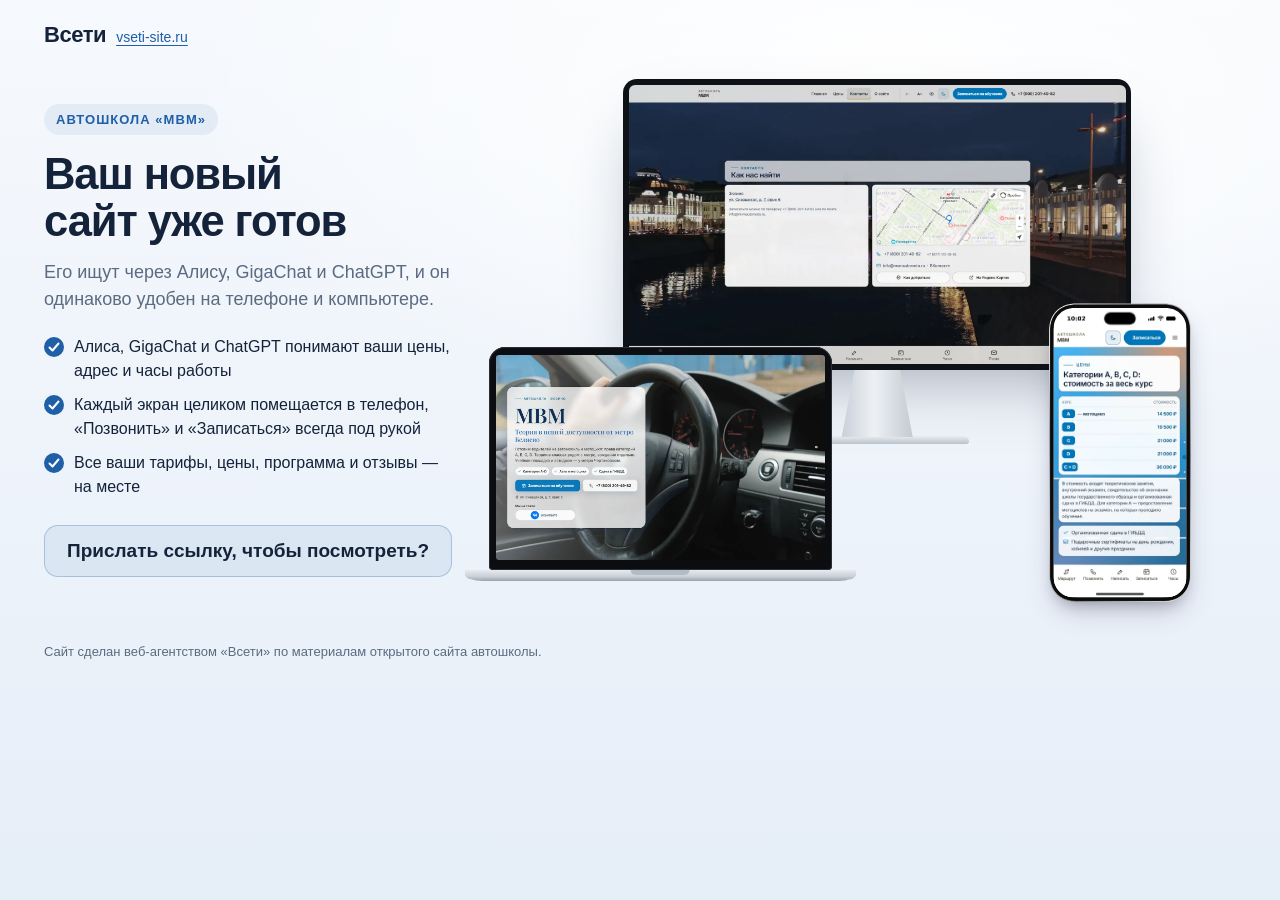
<file: vitrina/index.html>
<!doctype html>
<html lang="ru">
<head>
<meta charset="utf-8">
<meta name="viewport" content="width=device-width, initial-scale=1">
<meta name="robots" content="noindex, nofollow">
<title>Новый сайт автошколы «МВМ» — веб-агентство «Всети»</title>
<style>
@layer stageshow{:where(.ss-phone){position:relative}.ss-phone{flex-shrink:0;box-shadow:0 calc(var(--ps) * 40) calc(var(--ps) * 80) calc(var(--ps) * -16) #32325d40,0 calc(var(--ps) * 24) calc(var(--ps) * 48) calc(var(--ps) * -24) #0000004d}.ss-phone__glass{height:100%}.ss-phone__window{position:relative;overflow:hidden;isolation:isolate}.ss-phone:is([data-frame=pro],[data-frame=silver],[data-frame=bezel],[data-frame=clay],[data-frame=outline],[data-frame=bare]){--ss-phone-glass: #0b0b0c;--ss-phone-rim: #2c2c2d;--ss-phone-seam: #e0dfdc;--ss-phone-line: var(--ss-text-faint, #9a9a9d);background:none}.ss-phone__bands{position:absolute;inset:0;overflow:visible;pointer-events:none}.ss-phone:is([data-frame=pro],[data-frame=silver],[data-frame=bezel],[data-frame=clay],[data-frame=outline]) .ss-phone__glass{position:relative}.ss-phone[data-frame=pro]{--ss-phone-band-1: #e3e3e6;--ss-phone-band-2: #9a9ba0;--ss-phone-band-3: #cfd0d4;--ss-phone-band-4: #85868b;--ss-phone-band-5: #c9cacd}.ss-stage[data-theme=dark] .ss-phone[data-frame=pro],.ss-stage[data-theme=glass] .ss-phone[data-frame=pro][data-dark]{--ss-phone-band-1: #5b5c61;--ss-phone-band-2: #2b2c2f;--ss-phone-band-3: #48494d;--ss-phone-band-4: #232427;--ss-phone-band-5: #404145}.ss-phone[data-frame=silver]{--ss-phone-band-1: #f4f4f6;--ss-phone-band-2: #c9cacf;--ss-phone-band-3: #eeeef1;--ss-phone-band-4: #b9babf;--ss-phone-band-5: #e6e6ea}.ss-phone[data-frame=bezel]{--ss-phone-glass: #111113}.ss-phone[data-frame=clay]{--ss-phone-clay-top: color-mix(in srgb, var(--ss-phone-clay, #ecebe8), #fff 45%);--ss-phone-clay-bottom: color-mix(in srgb, var(--ss-phone-clay, #ecebe8), #000 6%);box-shadow:0 calc(var(--ps) * 30) calc(var(--ps) * 60) calc(var(--ps) * -12) #32325d33,0 calc(var(--ps) * 16) calc(var(--ps) * 32) calc(var(--ps) * -16) #00000029}.ss-stage[data-theme=dark] .ss-phone[data-frame=clay]{--ss-phone-clay-top: color-mix(in srgb, var(--ss-phone-clay, #2a2a2e), #fff 6%);--ss-phone-clay-bottom: var(--ss-phone-clay, #2a2a2e);--ss-phone-seam: #333338}.ss-phone[data-frame=outline]{box-shadow:none}.ss-stage[data-theme=blueprint] .ss-phone[data-frame=outline]{--ss-phone-line: var(--ss-line)}.ss-phone:not([data-frame=android],[data-frame=soft]) .ss-phone__status{height:62px;padding:0}.ss-phone:not([data-frame=android],[data-frame=soft]) .ss-phone__time{position:absolute;top:21.5px;left:0;width:138.5px;line-height:22px;text-align:center}.ss-phone:not([data-frame=android],[data-frame=soft]) .ss-phone__glyphs{position:absolute;top:25.33px;left:285.25px;align-items:flex-start;gap:8px}.ss-phone:not([data-frame=android],[data-frame=soft]) .ss-phone__signal{margin-top:1px}.ss-phone:not([data-frame=android],[data-frame=soft]) .ss-phone__battery{margin-top:.33px}.ss-phone[data-frame=photo]{position:relative;background:none}.ss-phone__photo{position:absolute;z-index:4;background:var(--ss-phone-photo-light, none) center / 100% 100% no-repeat;pointer-events:none}.ss-stage[data-theme=dark] .ss-phone__photo,.ss-phone[data-dark] .ss-phone__photo{background-image:var(--ss-phone-photo-dark, var(--ss-phone-photo-light, none))}.ss-phone[data-frame=android]{background:linear-gradient(150deg,#3a3b3f,#1d1e21 40%,#2f3034 70%,#1a1b1e)}.ss-phone[data-frame=android] .ss-phone__glass{background:#050505}.ss-phone[data-frame=android] .ss-phone__island{top:14px;width:24px;height:24px;border-radius:50%}.ss-phone[data-frame=android] .ss-phone__status{height:48px;padding:0 26px}.ss-phone[data-frame=android] .ss-phone__time{font-family:system-ui,sans-serif;font-size:15px;font-weight:500}.ss-phone[data-frame=android] .ss-phone__content[data-status]{padding-top:48px}.ss-phone[data-frame=android] .ss-phone__home{width:108px;height:4px}.ss-phone[data-frame=soft]{box-shadow:0 0 0 calc(var(--ps) * 1.5) #0a25400d,0 calc(var(--ps) * 30) calc(var(--ps) * 60) calc(var(--ps) * -12) #32325d2e,0 calc(var(--ps) * 18) calc(var(--ps) * 36) calc(var(--ps) * -18) #0000001f}.ss-phone[data-frame=soft] .ss-phone__glass{background:#f6f9fc;box-shadow:inset 0 calc(var(--ps) * -2.9) calc(var(--ps) * 7.2) #0a254038}.ss-stage[data-theme=dark] .ss-phone[data-frame=soft] .ss-phone__glass{background:#1c2433;box-shadow:inset 0 calc(var(--ps) * -2.9) calc(var(--ps) * 7.2) #00000073}.ss-phone__screen{--pt: 1px;position:absolute;top:0;left:0;display:flex;flex-direction:column;overflow:hidden;background:#fff;color:#000;font-family:-apple-system,system-ui,sans-serif;font-size:15px;letter-spacing:-.015em;transform-origin:0 0;-webkit-font-smoothing:antialiased}.ss-phone[data-dark] .ss-phone__screen{background:#000;color:#fff}.ss-phone__status{position:absolute;top:0;right:0;left:0;z-index:2;display:flex;align-items:center;justify-content:space-between;height:54px;padding:0 34px 0 52px;transition:color .3s ease;will-change:transform}.ss-phone__time{font-family:SF Pro Text,-apple-system,system-ui,sans-serif;font-variation-settings:"opsz" 17;font-size:17.67px;font-weight:590;letter-spacing:0}.ss-phone__island{position:absolute;top:var(--ss-island-top, 14px);left:50%;z-index:3;width:var(--ss-island-w, 95px);height:37px;border-radius:18.5px;background:#000;transform:translate(-50%)}.ss-phone__glyphs{display:flex;align-items:center;gap:8px}.ss-phone__glyph{display:block}.ss-phone__content{position:relative;flex:1;min-height:0}.ss-phone__content[data-status]{padding-top:62px}.ss-phone__content:not([data-status]){padding-top:44px}.ss-phone[data-frame=bare] .ss-phone__content{padding-right:8px;padding-left:8px}.ss-phone__home{position:absolute;bottom:8px;left:50%;z-index:2;width:144px;height:5px;border-radius:2.5px;background:currentColor;transform:translate(-50%);transition:color .3s ease;will-change:transform}.ss-lock{position:absolute;inset:0;color:#fff;text-align:center}.ss-lock__date{margin-top:66px;font-size:22px;font-weight:600;letter-spacing:-.01em;opacity:.85}.ss-lock__clock{margin-top:-4px;font-size:112px;font-weight:700;line-height:1;letter-spacing:-.035em;font-variant-numeric:tabular-nums;opacity:.92}.ss-lock__stack{position:absolute;right:0;bottom:118px;left:0;display:flex;flex-direction:column;gap:8px;text-align:left}.ss-lock__stack[data-at=top]{top:290px;bottom:auto}.ss-lock__controls{position:absolute;right:46px;bottom:48px;left:46px;display:flex;justify-content:space-between}.ss-lock__control{display:grid;place-items:center;width:50px;height:50px;border-radius:50%;background:#0a0c1842;backdrop-filter:blur(24px) saturate(1.3);color:#fff}.ss-notification{display:flex;align-items:center;gap:13px;margin:0 18px;padding:14px 17px 14px 14px;border-radius:23px;background:#fcfcfdc2;backdrop-filter:blur(30px) saturate(1.25);box-shadow:0 4px 24px #0000000f;color:#000;text-align:left}.ss-notification[data-banner]{position:absolute;top:56px;right:0;left:0;z-index:2;animation:ss-banner-in .52s cubic-bezier(.2,.9,.25,1) both}@keyframes ss-banner-in{0%{transform:translateY(-110px)}}.ss-notification__icon{display:grid;flex-shrink:0;place-items:center;width:38px;height:38px;overflow:hidden;border-radius:9px;background:var(--ss-accent);color:#fff}.ss-notification__icon:has(>img){background:none}.ss-notification__icon>img{display:block;width:100%;height:100%}.ss-notification__text{display:flex;flex:1;flex-direction:column;min-width:0;font-size:15px;line-height:18px;letter-spacing:-.016em}.ss-notification__head{display:flex;align-items:baseline;gap:8px}.ss-notification__title{flex:1;min-width:0;overflow:hidden;font-weight:600;white-space:nowrap;text-overflow:ellipsis}.ss-notification__time{flex-shrink:0;font-size:12px;letter-spacing:-.005em;color:#3c3c4399}.ss-notification__body{display:-webkit-box;overflow:hidden;-webkit-line-clamp:3;-webkit-box-orient:vertical}.ss-lock[data-size=satellite] .ss-lock__stack{top:232px;bottom:auto}.ss-lock[data-size=satellite][data-clock=off] .ss-lock__stack{top:74px}.ss-notification{will-change:transform}.ss-phone:not([data-dark]) .ss-notification{background:#ffffffeb;box-shadow:0 0 0 .5px #00000014,0 8px 24px #0000001f}.ss-phone__time-bar{display:inline-block;width:30px;height:7px;border-radius:4px;background:currentColor;opacity:.5}}
:root{--ink:#14233a;--muted:#5b6b80;--accent:#1f5fa8;--sand:#ffc94d;--bg1:#f6f9fd;--bg2:#e6eef8}
*{box-sizing:border-box}
html,body{margin:0}
body{font:16px/1.5 -apple-system,"Segoe UI",Roboto,Arial,sans-serif;color:var(--ink);background:radial-gradient(1200px 600px at 70% 10%,#ffffff 0,rgba(255,255,255,0) 60%),linear-gradient(180deg,var(--bg1),var(--bg2));min-height:100vh}
a{color:inherit}
.top{display:flex;align-items:center;justify-content:space-between;max-width:1240px;margin:0 auto;padding:18px 24px}
.brand{display:flex;align-items:baseline;gap:10px;text-decoration:none}
.brand b{font-size:22px;letter-spacing:-.02em}
.brand span{font-size:14px;color:var(--accent);text-decoration:underline;text-underline-offset:3px}
.hero{max-width:1240px;margin:0 auto;padding:10px 24px 40px;display:grid;grid-template-columns:minmax(0,.82fr) minmax(0,1.5fr);gap:36px;align-items:center}
.eyebrow{display:inline-block;font-size:13px;font-weight:600;letter-spacing:.08em;text-transform:uppercase;color:var(--accent);background:rgba(31,95,168,.08);padding:6px 12px;border-radius:999px}
h1{text-wrap:balance;font-size:clamp(30px,3.4vw,48px);line-height:1.08;letter-spacing:-.025em;margin:16px 0 14px}
.lead{font-size:18px;color:var(--muted);margin:0 0 22px;max-width:30em}
.pts{list-style:none;padding:0;margin:0 0 26px;display:grid;gap:10px}
.pts li{display:flex;gap:10px;align-items:flex-start}
.pts li::before{content:"";flex:none;width:20px;height:20px;margin-top:2px;border-radius:50%;background:var(--accent) url("data:image/svg+xml,%3Csvg xmlns='http://www.w3.org/2000/svg' viewBox='0 0 20 20'%3E%3Cpath d='M5.5 10.5l3 3 6-7' fill='none' stroke='%23fff' stroke-width='2' stroke-linecap='round' stroke-linejoin='round'/%3E%3C/svg%3E") center/100% no-repeat}
.cta{display:flex;flex-wrap:wrap;gap:14px;align-items:center}
.btn{display:inline-flex;align-items:center;gap:8px;min-height:52px;padding:0 26px;border-radius:14px;background:var(--accent);color:#fff;font-weight:600;text-decoration:none;box-shadow:0 10px 24px rgba(31,95,168,.28)}
.btn:hover{background:#174a86}
.ask{margin:0;display:inline-flex;align-items:center;min-height:52px;padding:12px 22px;line-height:1.3;border-radius:14px;background:rgba(31,95,168,.08);border:1.5px solid rgba(31,95,168,.28);color:var(--ink);font-size:19px;font-weight:600}
/* сцена с устройствами */
.stage{position:relative;width:100%;aspect-ratio:16/11.2}
.dv{position:absolute}
.dv img{display:block;width:100%;height:100%;object-fit:cover;object-position:center top}
.mon .scr img,.lap .scr img{height:auto}
.mon{left:18%;top:0;width:68%}
.mon .scr{padding:1.1%;background:#0e1116;border-radius:14px;box-shadow:0 30px 60px -20px rgba(20,35,58,.35)}
.mon .scr img{border-radius:6px}
.mon .neck{width:14%;aspect-ratio:1/.95;margin:0 auto;background:linear-gradient(90deg,#c9d0d8,#eef1f4 45%,#c3cad2);clip-path:polygon(18% 0,82% 0,100% 100%,0 100%)}
.mon .foot{width:36%;aspect-ratio:36/1.5;margin:-1px auto 0;border-radius:6px 6px 3px 3px;background:linear-gradient(180deg,#e9edf1,#b9c1ca);box-shadow:0 12px 20px -8px rgba(20,35,58,.4)}
.lap{left:0;bottom:4%;width:46%}
.lap .scr{padding:2.2% 2.2% 3%;background:#0b0d11;border-radius:16px 16px 4px 4px;position:relative;box-shadow:0 0 0 1px #2a2f37 inset}
.lap .scr::before{content:"";position:absolute;top:1%;left:50%;width:.9%;aspect-ratio:1;border-radius:50%;background:#2b3442;transform:translateX(-50%)}
.lap .scr img{border-radius:3px}
.lap .base{position:relative;height:0;padding-bottom:3.2%;margin:0 -7%;background:linear-gradient(180deg,#e7ebef 0,#c8cfd7 60%,#9aa3ad 100%);border-radius:0 0 18px 18px/0 0 60% 60%;box-shadow:0 22px 30px -14px rgba(20,35,58,.45)}
.lap .base::after{content:"";position:absolute;top:0;left:50%;width:15%;height:40%;transform:translateX(-50%);background:#b3bbc4;border-radius:0 0 8px 8px}
.tab{right:1.5%;bottom:3%;width:23%}
.tab .scr{aspect-ratio:820/1180;padding:4.5%;background:#121419;border-radius:22px;box-shadow:0 0 0 2px #c7ced6,0 28px 50px -18px rgba(20,35,58,.45)}
.tab .scr img{border-radius:10px}
.ph{right:6%;bottom:0;width:340px;transform-origin:100% 100%}
.ph-shot{display:block;width:100%;height:auto}
.note{max-width:1240px;margin:0 auto;padding:0 24px 34px;color:var(--muted);font-size:13px}
@media (max-width:600px){
  .stage{aspect-ratio:16/9.8}
  .mon{display:none}
  .lap{left:6%;width:64%;bottom:6%}
  .ph{right:5%}
}
@media (max-width:900px){
  .hero{grid-template-columns:1fr;gap:26px;padding-top:0}
  .stage{order:-1}
  .lead{font-size:16.5px}
}
</style>
</head>
<body>
<header class="top"><a class="brand" href="https://vseti-site.ru/" target="_blank" rel="noopener"><b>Всети</b><span>vseti-site.ru</span></a></header>
<main class="hero">
  <div class="txt">
    <span class="eyebrow">Автошкола «МВМ»</span>
    <h1>Ваш новый сайт уже готов</h1>
    <p class="lead">Его ищут через Алису, GigaChat и ChatGPT, и он одинаково удобен на телефоне и компьютере.</p>
    <ul class="pts">
      <li>Алиса, GigaChat и ChatGPT понимают ваши цены, адрес и часы работы</li>
      <li>Каждый экран целиком помещается в телефон, «Позвонить» и «Записаться» всегда под рукой</li>
      <li>Все ваши тарифы, цены, программа и отзывы — на месте</li>
    </ul>
    <div class="cta">
      <p class="ask">Прислать ссылку, чтобы посмотреть?</p>
    </div>
  </div>
  <div class="stage" id="stage" aria-label="Новый сайт на компьютере, ноутбуке и телефоне">
    <div class="dv mon"><div class="scr"><img src="img/monitor.webp?v=2" alt="" width="1600" height="900"></div><div class="neck"></div><div class="foot"></div></div>
    <div class="dv lap"><div class="scr"><img src="img/laptop.webp?v=2" alt="" width="1280" height="800"></div><div class="base"></div></div>
    <div class="dv ph" id="ph"><div class="ss-phone z-phone" data-frame="pro" style="width: 340px; height: 714.953px; padding: 2.38318px; border-radius: 61.1682px; --ps: 0.794392523364486px;"><svg class="ss-phone__bands" width="100%" height="100%" aria-hidden="true"><defs><linearGradient id="ph-band" x1="0.2" y1="0" x2="0.8" y2="1"><stop offset="0" style="stop-color: var(--ss-phone-band-1);"></stop><stop offset="0.22" style="stop-color: var(--ss-phone-band-2);"></stop><stop offset="0.48" style="stop-color: var(--ss-phone-band-3);"></stop><stop offset="0.74" style="stop-color: var(--ss-phone-band-4);"></stop><stop offset="1" style="stop-color: var(--ss-phone-band-5);"></stop></linearGradient><linearGradient id="ph-clay" x1="0" y1="0" x2="0" y2="1"><stop offset="0" style="stop-color: var(--ss-phone-clay-top);"></stop><stop offset="1" style="stop-color: var(--ss-phone-clay-bottom);"></stop></linearGradient></defs><g transform="translate(10.327102803738317 10.327102803738317)" stroke-linejoin="round"><path d="M262.94 0.00L267.09 0.06L270.49 0.24L273.65 0.53L276.65 0.94L279.51 1.47L282.27 2.11L284.93 2.87L287.50 3.74L289.97 4.72L292.36 5.81L294.65 7.02L296.85 8.33L298.96 9.75L300.98 11.27L302.90 12.90L304.72 14.62L306.45 16.45L308.08 18.37L309.60 20.38L311.02 22.49L312.33 24.70L313.53 26.99L314.63 29.37L315.61 31.85L316.48 34.41L317.24 37.07L317.88 39.83L318.41 42.70L318.82 45.69L319.11 48.85L319.29 52.25L319.35 56.40L319.35 637.90L319.29 642.04L319.11 645.45L318.82 648.60L318.41 651.60L317.88 654.47L317.24 657.23L316.48 659.89L315.61 662.45L314.63 664.92L313.53 667.31L312.33 669.60L311.02 671.80L309.60 673.91L308.08 675.93L306.45 677.85L304.72 679.68L302.90 681.40L300.98 683.03L298.96 684.55L296.85 685.97L294.65 687.28L292.36 688.49L289.97 689.58L287.50 690.56L284.93 691.43L282.27 692.19L279.51 692.83L276.65 693.36L273.65 693.77L270.49 694.06L267.09 694.24L262.94 694.30L56.40 694.30L52.25 694.24L48.85 694.06L45.69 693.77L42.70 693.36L39.83 692.83L37.07 692.19L34.41 691.43L31.85 690.56L29.37 689.58L26.99 688.49L24.70 687.28L22.49 685.97L20.38 684.55L18.37 683.03L16.45 681.40L14.62 679.68L12.90 677.85L11.27 675.93L9.75 673.91L8.33 671.80L7.02 669.60L5.81 667.31L4.72 664.92L3.74 662.45L2.87 659.89L2.11 657.23L1.47 654.47L0.94 651.60L0.53 648.60L0.24 645.45L0.06 642.04L0.00 637.90L0.00 56.40L0.06 52.25L0.24 48.85L0.53 45.69L0.94 42.70L1.47 39.83L2.11 37.07L2.87 34.41L3.74 31.85L4.72 29.37L5.81 26.99L7.02 24.70L8.33 22.49L9.75 20.38L11.27 18.37L12.90 16.45L14.62 14.62L16.45 12.90L18.37 11.27L20.38 9.75L22.49 8.33L24.70 7.02L26.99 5.81L29.37 4.72L31.85 3.74L34.41 2.87L37.07 2.11L39.83 1.47L42.70 0.94L45.69 0.53L48.85 0.24L52.25 0.06L56.40 0.00Z" fill="none" stroke-width="20.654205607476634" stroke="url(#ph-band)"></path><path d="M262.94 0.00L267.09 0.06L270.49 0.24L273.65 0.53L276.65 0.94L279.51 1.47L282.27 2.11L284.93 2.87L287.50 3.74L289.97 4.72L292.36 5.81L294.65 7.02L296.85 8.33L298.96 9.75L300.98 11.27L302.90 12.90L304.72 14.62L306.45 16.45L308.08 18.37L309.60 20.38L311.02 22.49L312.33 24.70L313.53 26.99L314.63 29.37L315.61 31.85L316.48 34.41L317.24 37.07L317.88 39.83L318.41 42.70L318.82 45.69L319.11 48.85L319.29 52.25L319.35 56.40L319.35 637.90L319.29 642.04L319.11 645.45L318.82 648.60L318.41 651.60L317.88 654.47L317.24 657.23L316.48 659.89L315.61 662.45L314.63 664.92L313.53 667.31L312.33 669.60L311.02 671.80L309.60 673.91L308.08 675.93L306.45 677.85L304.72 679.68L302.90 681.40L300.98 683.03L298.96 684.55L296.85 685.97L294.65 687.28L292.36 688.49L289.97 689.58L287.50 690.56L284.93 691.43L282.27 692.19L279.51 692.83L276.65 693.36L273.65 693.77L270.49 694.06L267.09 694.24L262.94 694.30L56.40 694.30L52.25 694.24L48.85 694.06L45.69 693.77L42.70 693.36L39.83 692.83L37.07 692.19L34.41 691.43L31.85 690.56L29.37 689.58L26.99 688.49L24.70 687.28L22.49 685.97L20.38 684.55L18.37 683.03L16.45 681.40L14.62 679.68L12.90 677.85L11.27 675.93L9.75 673.91L8.33 671.80L7.02 669.60L5.81 667.31L4.72 664.92L3.74 662.45L2.87 659.89L2.11 657.23L1.47 654.47L0.94 651.60L0.53 648.60L0.24 645.45L0.06 642.04L0.00 637.90L0.00 56.40L0.06 52.25L0.24 48.85L0.53 45.69L0.94 42.70L1.47 39.83L2.11 37.07L2.87 34.41L3.74 31.85L4.72 29.37L5.81 26.99L7.02 24.70L8.33 22.49L9.75 20.38L11.27 18.37L12.90 16.45L14.62 14.62L16.45 12.90L18.37 11.27L20.38 9.75L22.49 8.33L24.70 7.02L26.99 5.81L29.37 4.72L31.85 3.74L34.41 2.87L37.07 2.11L39.83 1.47L42.70 0.94L45.69 0.53L48.85 0.24L52.25 0.06L56.40 0.00Z" fill="none" stroke-width="15.88785046728972" style="stroke: var(--ss-phone-rim);"></path><path d="M262.94 0.00L267.09 0.06L270.49 0.24L273.65 0.53L276.65 0.94L279.51 1.47L282.27 2.11L284.93 2.87L287.50 3.74L289.97 4.72L292.36 5.81L294.65 7.02L296.85 8.33L298.96 9.75L300.98 11.27L302.90 12.90L304.72 14.62L306.45 16.45L308.08 18.37L309.60 20.38L311.02 22.49L312.33 24.70L313.53 26.99L314.63 29.37L315.61 31.85L316.48 34.41L317.24 37.07L317.88 39.83L318.41 42.70L318.82 45.69L319.11 48.85L319.29 52.25L319.35 56.40L319.35 637.90L319.29 642.04L319.11 645.45L318.82 648.60L318.41 651.60L317.88 654.47L317.24 657.23L316.48 659.89L315.61 662.45L314.63 664.92L313.53 667.31L312.33 669.60L311.02 671.80L309.60 673.91L308.08 675.93L306.45 677.85L304.72 679.68L302.90 681.40L300.98 683.03L298.96 684.55L296.85 685.97L294.65 687.28L292.36 688.49L289.97 689.58L287.50 690.56L284.93 691.43L282.27 692.19L279.51 692.83L276.65 693.36L273.65 693.77L270.49 694.06L267.09 694.24L262.94 694.30L56.40 694.30L52.25 694.24L48.85 694.06L45.69 693.77L42.70 693.36L39.83 692.83L37.07 692.19L34.41 691.43L31.85 690.56L29.37 689.58L26.99 688.49L24.70 687.28L22.49 685.97L20.38 684.55L18.37 683.03L16.45 681.40L14.62 679.68L12.90 677.85L11.27 675.93L9.75 673.91L8.33 671.80L7.02 669.60L5.81 667.31L4.72 664.92L3.74 662.45L2.87 659.89L2.11 657.23L1.47 654.47L0.94 651.60L0.53 648.60L0.24 645.45L0.06 642.04L0.00 637.90L0.00 56.40L0.06 52.25L0.24 48.85L0.53 45.69L0.94 42.70L1.47 39.83L2.11 37.07L2.87 34.41L3.74 31.85L4.72 29.37L5.81 26.99L7.02 24.70L8.33 22.49L9.75 20.38L11.27 18.37L12.90 16.45L14.62 14.62L16.45 12.90L18.37 11.27L20.38 9.75L22.49 8.33L24.70 7.02L26.99 5.81L29.37 4.72L31.85 3.74L34.41 2.87L37.07 2.11L39.83 1.47L42.70 0.94L45.69 0.53L48.85 0.24L52.25 0.06L56.40 0.00Z" fill="none" stroke-width="14.69626168224299" style="stroke: var(--ss-phone-glass);"></path></g></svg><div class="ss-phone__glass" style="padding: 7.94393px; border-radius: 58.785px;"><div class="ss-phone__window" style="width: 319.346px; height: 694.299px; clip-path: path(&quot;M 262.94 0 L 267.09 0.06 L 270.49 0.24 L 273.65 0.53 L 276.65 0.94 L 279.51 1.47 L 282.27 2.11 L 284.93 2.87 L 287.5 3.74 L 289.97 4.72 L 292.36 5.81 L 294.65 7.02 L 296.85 8.33 L 298.96 9.75 L 300.98 11.27 L 302.9 12.9 L 304.72 14.62 L 306.45 16.45 L 308.08 18.37 L 309.6 20.38 L 311.02 22.49 L 312.33 24.7 L 313.53 26.99 L 314.63 29.37 L 315.61 31.85 L 316.48 34.41 L 317.24 37.07 L 317.88 39.83 L 318.41 42.7 L 318.82 45.69 L 319.11 48.85 L 319.29 52.25 L 319.35 56.4 L 319.35 637.9 L 319.29 642.04 L 319.11 645.45 L 318.82 648.6 L 318.41 651.6 L 317.88 654.47 L 317.24 657.23 L 316.48 659.89 L 315.61 662.45 L 314.63 664.92 L 313.53 667.31 L 312.33 669.6 L 311.02 671.8 L 309.6 673.91 L 308.08 675.93 L 306.45 677.85 L 304.72 679.68 L 302.9 681.4 L 300.98 683.03 L 298.96 684.55 L 296.85 685.97 L 294.65 687.28 L 292.36 688.49 L 289.97 689.58 L 287.5 690.56 L 284.93 691.43 L 282.27 692.19 L 279.51 692.83 L 276.65 693.36 L 273.65 693.77 L 270.49 694.06 L 267.09 694.24 L 262.94 694.3 L 56.4 694.3 L 52.25 694.24 L 48.85 694.06 L 45.69 693.77 L 42.7 693.36 L 39.83 692.83 L 37.07 692.19 L 34.41 691.43 L 31.85 690.56 L 29.37 689.58 L 26.99 688.49 L 24.7 687.28 L 22.49 685.97 L 20.38 684.55 L 18.37 683.03 L 16.45 681.4 L 14.62 679.68 L 12.9 677.85 L 11.27 675.93 L 9.75 673.91 L 8.33 671.8 L 7.02 669.6 L 5.81 667.31 L 4.72 664.92 L 3.74 662.45 L 2.87 659.89 L 2.11 657.23 L 1.47 654.47 L 0.94 651.6 L 0.53 648.6 L 0.24 645.45 L 0.06 642.04 L 0 637.9 L 0 56.4 L 0.06 52.25 L 0.24 48.85 L 0.53 45.69 L 0.94 42.7 L 1.47 39.83 L 2.11 37.07 L 2.87 34.41 L 3.74 31.85 L 4.72 29.37 L 5.81 26.99 L 7.02 24.7 L 8.33 22.49 L 9.75 20.38 L 11.27 18.37 L 12.9 16.45 L 14.62 14.62 L 16.45 12.9 L 18.37 11.27 L 20.38 9.75 L 22.49 8.33 L 24.7 7.02 L 26.99 5.81 L 29.37 4.72 L 31.85 3.74 L 34.41 2.87 L 37.07 2.11 L 39.83 1.47 L 42.7 0.94 L 45.69 0.53 L 48.85 0.24 L 52.25 0.06 L 56.4 0 Z&quot;);"><div class="ss-phone__screen" style="width: 402px; height: 874px; transform: scale(0.794393); --ss-screen-r: 64px;"><div class="ss-phone__status"><span class="ss-phone__time">10:02</span><span class="ss-phone__glyphs"><svg viewBox="0 0 20.33 13.67" width="20.33" height="13.67" class="ss-phone__glyph ss-phone__signal"><rect x="0" y="7.34" width="3.333" height="6.33" rx="1.667" fill="currentColor"></rect><rect x="5.667" y="5" width="3.333" height="8.67" rx="1.667" fill="currentColor"></rect><rect x="11.334" y="2.67" width="3.333" height="11" rx="1.667" fill="currentColor"></rect><rect x="17.000999999999998" y="0" width="3.333" height="13.67" rx="1.667" fill="currentColor"></rect></svg><svg viewBox="0 0 19.33 14.33" width="19.33" height="14.33" class="ss-phone__glyph ss-phone__wifi"><path fill-rule="evenodd" fill="currentColor" d="M0.415933 5.54283C0.902185 6.04412 1.66017 5.95818 2.27513 5.41393C4.30595 3.58064 6.83731 2.63535 9.66901 2.63535C12.5007 2.63535 15.0464 3.60928 17.0629 5.41393C17.6636 5.97251 18.4215 6.0298 18.9221 5.54283C19.4226 5.02722 19.4942 4.2538 18.9793 3.70954C16.8341 1.51819 13.3302 0 9.66901 0C6.00783 0 2.48965 1.53251 0.358727 3.72387C-0.156127 4.2538 -0.0989213 5.02722 0.415933 5.55715L0.415933 5.54283ZM3.94841 9.13779C4.50617 9.68205 5.22124 9.62476 5.85051 9.10915C6.88022 8.29276 8.25316 7.73418 9.66901 7.7485C11.0706 7.7485 12.4435 8.29276 13.4875 9.12347C14.1168 9.63908 14.8605 9.66773 15.4039 9.12347C15.9331 8.57921 16.0189 7.7485 15.4611 7.23289C14.0739 5.98683 11.9859 5.11315 9.68332 5.11315C7.38077 5.11315 5.27845 5.98683 3.9055 7.23289C3.41925 7.69121 3.31914 8.47896 3.96271 9.13779L3.94841 9.13779ZM8.72511 13.8929C9.34008 14.4801 9.98365 14.4801 10.5986 13.8929L11.757 12.7757C12.372 12.1742 12.5007 11.4151 11.7999 10.8995C11.2136 10.4841 10.4699 10.212 9.66901 10.212C8.86813 10.212 8.11015 10.4841 7.53809 10.9138C6.83731 11.4151 6.98033 12.1885 7.59529 12.7757L8.73942 13.8929L8.72511 13.8929Z"></path></svg><svg viewBox="0 0 29.33 13.67" width="29.33" height="13.67" class="ss-phone__glyph ss-phone__battery"><path fill="currentColor" d="M0 6.4C0 4.15979 0 3.03969 0.435974 2.18404C0.819467 1.43139 1.43139 0.819467 2.18404 0.435974C3.03969 0 4.15979 0 6.4 0L19.933 0C22.1732 0 23.2933 0 24.149 0.435974C24.9016 0.819467 25.5135 1.43139 25.897 2.18404C26.333 3.03969 26.333 4.15979 26.333 6.4L26.333 7.26666C26.333 9.50687 26.333 10.627 25.897 11.4826C25.5135 12.2353 24.9016 12.8472 24.149 13.2307C23.2933 13.6667 22.1732 13.6667 19.933 13.6667L6.4 13.6667C4.15979 13.6667 3.03969 13.6667 2.18404 13.2307C1.43139 12.8472 0.819467 12.2353 0.435974 11.4826C0 10.627 0 9.50687 0 7.26666L0 6.4Z"></path><path fill-rule="evenodd" fill="currentColor" transform="translate(27.33 4.33)" d="M0 0L0 5C0.601505 4.8625 2 3.75 2 2.5C2 1.25 0.601505 0.1375 0 0Z"></path></svg></span></div><span class="ss-phone__island"></span><div class="ss-phone__content" data-status="true"><img class="ph-shot" src="img/phone.webp?v=2" alt="Новый сайт автошколы «МВМ» на телефоне" width="393" height="794"></div><span class="ss-phone__home"></span></div></div></div></div></div>
  </div>
</main>
<p class="note">Сайт сделан веб-агентством «Всети» по материалам открытого сайта автошколы.</p>
<script>
(function(){var st=document.getElementById('stage'),ph=document.getElementById('ph');
function fit(){var k=st.clientWidth*(innerWidth<=600?0.27:0.19)/340;ph.style.transform='scale('+k+')';}
fit();addEventListener('resize',fit);})();
</script>
</body>
</html>
</file>
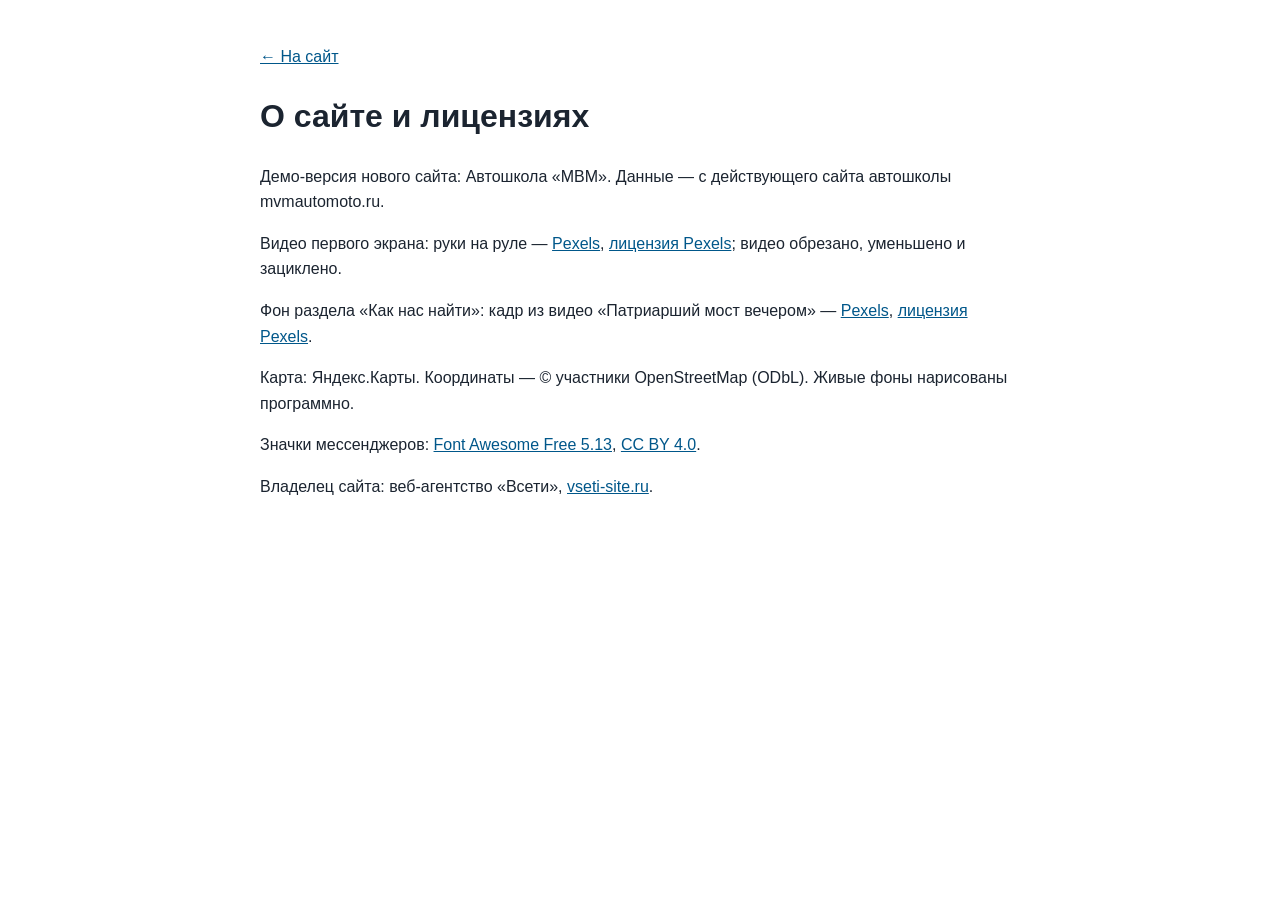
<file: credits.html>
<!doctype html><html lang="ru"><head><meta charset="utf-8"><meta name="viewport" content="width=device-width,initial-scale=1"><meta name="robots" content="noindex"><title>О сайте — Автошкола «МВМ»</title>
<style>body{font:16px/1.6 Inter,Arial,sans-serif;max-width:760px;margin:0 auto;padding:28px 18px;color:#1b2430}a{color:#00578a}</style></head><body>
<p><a href="./">← На сайт</a></p><h1>О сайте и лицензиях</h1>
<p>Демо-версия нового сайта: Автошкола «МВМ». Данные — с действующего сайта автошколы mvmautomoto.ru.</p>
<p>Видео первого экрана: руки на руле — <a href="https://www.pexels.com/video/5951267/" target="_blank" rel="noopener">Pexels</a>, <a href="https://www.pexels.com/license/" target="_blank" rel="noopener">лицензия Pexels</a>; видео обрезано, уменьшено и зациклено.</p>
<p>Фон раздела «Как нас найти»: кадр из видео «Патриарший мост вечером» — <a href="https://www.pexels.com/video/9885684/" target="_blank" rel="noopener">Pexels</a>, <a href="https://www.pexels.com/license/" target="_blank" rel="noopener">лицензия Pexels</a>.</p>
<p>Карта: Яндекс.Карты. Координаты — © участники OpenStreetMap (ODbL). Живые фоны нарисованы программно.</p>
<p>Значки мессенджеров: <a href="https://fontawesome.com" target="_blank" rel="noopener">Font Awesome Free 5.13</a>, <a href="https://creativecommons.org/licenses/by/4.0/" target="_blank" rel="noopener">CC BY 4.0</a>.</p>
<p>Владелец сайта: веб-агентство «Всети», <a href="https://vseti-site.ru" target="_blank" rel="noopener">vseti-site.ru</a>.</p>
</body></html>
</file>
<file: css/etalon.css>
/* ==========================================================================
   Эталон нотариуса. Общий слой поверх встроенных стилей index.html:
   видео-первый экран, «жидкое стекло», интерьеры на фоне экранов,
   шапка и нижняя панель со второго экрана, карточки Spotlight Card.
   ========================================================================== */

/* плавное проявление подсветки рамки (Chrome/Safari/Firefox новых версий) */
@property --hl{syntax:'<number>';inherits:true;initial-value:0}

:root{
  --glass:rgba(0,0,0,.4);
  --glass-blur:4px;
  --spot:255,196,108;          /* тёплый янтарь под интерьеры */
  --spring:cubic-bezier(.2,.9,.3,1.35);
}

/* ---------- светлый текст на тёмном стекле для всего, что лежит на фото ---------- */
.sec:not(.sec-hero),.hdr,.bar,.mmenu{
  --card:rgba(0,0,0,.4); --card-rgb:0,0,0;
  --text:#fff; --muted:rgba(255,255,255,.84);
  --line:rgba(255,255,255,.3); --line2:rgba(255,255,255,.2);
  --accent:#ecd9ac; --accent-d:#f6e9c8; --accent-l:#d3bc8a; --accent-soft:rgba(255,255,255,.13);
  --bg:rgba(0,0,0,.3); --bg2:transparent; --bg3:rgba(255,255,255,.13);
  --on-accent:#1d170b;
  --shadow:0 1px 12px rgba(0,0,0,.35); --shadow-lg:0 18px 50px rgba(0,0,0,.5);
  --ok:#8fe3a8; --bad:#ff9f96;
  color:#fff;
}
.sec:not(.sec-hero){background:#2b2319}
.sec:not(.sec-hero) .sec-scroll{
  position:relative;z-index:1;
  padding-top:calc(var(--hdr-h) / var(--zc,1) + 12px);padding-bottom:calc(var(--bar-h) + 12px);
  text-shadow:0 1px 2px rgba(0,0,0,.45)
}
.sec:not(.sec-hero) :is(input,select,textarea,button.btn,.btn){text-shadow:none}

/* ---------- фон экранов: интерьеры, затемнение ровно 50% ---------- */
.sec-bg{position:absolute;inset:0;z-index:0;overflow:hidden;pointer-events:none;background:#2b2319}
.sec-bg picture{display:block;width:100%;height:100%}
.sec-bg img{display:block;width:100%;height:100%;object-fit:cover;opacity:0;transition:opacity .9s ease}
.sec-bg img.ld,html:not(.js) .sec-bg img{opacity:1}
.sec-bg::after{content:"";position:absolute;inset:0;background:rgba(0,0,0,.5)}

/* ==========================================================================
   Жидкое стекло
   ========================================================================== */
.glass,
.sec:not(.sec-hero) :is(.sec-head,.svc,.step,.rev,.rsum,.cred,.cbox,.fq,.about-txt,.tf-card,.quote,.ilink,.chips li,.foot,.rate-chip){
  position:relative;isolation:isolate;
  background:var(--glass);
  -webkit-backdrop-filter:blur(var(--glass-blur));backdrop-filter:blur(var(--glass-blur));
  border:0;border-radius:var(--radius);
  box-shadow:0 8px 30px rgba(0,0,0,.14);
}
/* тонкая светлая рамка-градиент; рядом с курсором рамка разгорается (--hl, --x, --y) */
.glass::after,
.sec:not(.sec-hero) :is(.sec-head,.svc,.step,.rev,.rsum,.cred,.cbox,.fq,.about-txt,.tf-card,.quote,.ilink,.chips li,.foot,.rate-chip)::after{
  content:"";position:absolute;inset:0;border-radius:inherit;padding:1.4px;pointer-events:none;z-index:2;
  background:
    radial-gradient(230px circle at var(--x,50%) var(--y,50%),rgba(255,226,160,calc(var(--hl,0)*1)),rgba(var(--spot),calc(var(--hl,0)*.65)) 38%,transparent 72%),
    linear-gradient(160deg,rgba(255,255,255,.58) 0%,rgba(255,255,255,.16) 22%,rgba(255,255,255,0) 44%,rgba(255,255,255,0) 60%,rgba(255,255,255,.16) 82%,rgba(255,255,255,.5) 100%);
  -webkit-mask:linear-gradient(#000 0 0) content-box,linear-gradient(#000 0 0);
  -webkit-mask-composite:xor;mask-composite:exclude;
}
.sec:not(.sec-hero) .sec-head{display:block;width:fit-content;max-width:100%;border-radius:18px;padding:14px 22px 16px;margin-bottom:16px}
.sec:not(.sec-hero) .sec-head .h2{margin-top:8px}
.sec:not(.sec-hero) .sec-head .lead{margin-top:8px}
.sec:not(.sec-hero) .sec-head .demo-note{background:rgba(255,255,255,.1);border-left-color:var(--accent)}

/* ==========================================================================
   Spotlight Card: пятно света под курсором внутри карточки (::before),
   подсветка рамки рядом с курсором (::after выше), «прыжок» scale + тень.
   Позицию --x/--y ставит один общий обработчик pointermove (js/etalon.js).
   ========================================================================== */
.glow{position:relative;isolation:isolate;--hov:1.035}
.glow::before{
  content:"";position:absolute;inset:0;border-radius:inherit;pointer-events:none;z-index:-1;
  background:
    radial-gradient(340px circle at var(--x,50%) var(--y,50%),rgba(var(--spot),.5),rgba(var(--spot),.2) 38%,transparent 72%);
  opacity:0;transition:opacity .35s ease;
}
.glow.lit{--hl:1}
.glow.lit::before{opacity:1}
.glow{transition:scale .38s var(--spring),box-shadow .32s ease,--hl .3s ease}
.glow.rv{transition:opacity .7s ease var(--rvd),translate .7s ease var(--rvd),scale .38s var(--spring),box-shadow .32s ease,--hl .3s ease}
@media (hover:hover) and (pointer:fine){
  .glow:hover{scale:var(--hov);z-index:6;box-shadow:0 24px 54px rgba(0,0,0,.5),0 0 34px rgba(var(--spot),.2)}
}
/* ---------- «Контакты» («Как нас найти»): плашки при наведении и касании загораются жёлтым — яркая рамка и мягкое
   свечение вокруг; размер не меняется (никаких увеличений и сдвигов раскладки), видно в обеих темах ---------- */
:root{--gy-ring:255,208,80;--gy-glow:255,200,64}
html[data-theme="light"]{--gy-ring:232,154,0;--gy-glow:255,186,30}
#contacts .glow{--gy:0 0 0 2.5px rgba(var(--gy-ring),.98),0 0 22px 4px rgba(var(--gy-glow),.66),0 0 58px 14px rgba(var(--gy-glow),.32),0 8px 30px rgba(0,0,0,.14);
  --gy0:0 0 0 0 rgba(var(--gy-ring),0),0 0 0 0 rgba(var(--gy-glow),0),0 0 0 0 rgba(var(--gy-glow),0),0 8px 30px rgba(0,0,0,.14)}
@media (hover:hover) and (pointer:fine){
  #contacts .glow:hover{scale:1;box-shadow:var(--gy)}
  /* заголовок с рейтингом: когда курсор на значке рейтинга, светится только значок */
  #contacts .sec-head:has(.rate-chip:hover):hover{box-shadow:var(--gy0)}
}
#contacts .glow.tap{animation:cGlowTap 1.4s ease-out,glowHl .62s ease-out}
@keyframes cGlowTap{0%{box-shadow:var(--gy0)}14%,62%{box-shadow:var(--gy)}100%{box-shadow:var(--gy0)}}
html[data-hc="1"] #contacts .glow:hover{outline:3px solid #ffd400;outline-offset:2px}
/* крупные плашки берут нижнюю границу 1,03: 3,5 % от 600 px — это уже 20 px */
.hero-plq,.about-txt,.tf-card,.sec-head,.cbox{--hov:1.03}

/* касание на телефоне: вспышка пятна в точке касания и подпрыгивание */
.glow.tap{animation:glowTap .62s var(--spring),glowHl .62s ease-out}
.glow.tap::before{animation:spotFlash .62s ease-out}
@keyframes glowTap{0%{scale:1}38%{scale:var(--tap,1.045)}100%{scale:1}}
@keyframes glowHl{0%{--hl:0}22%{--hl:1}100%{--hl:0}}
@keyframes spotFlash{0%{opacity:0}18%{opacity:1}100%{opacity:0}}

/* ---------- появление блоков при входе на экран ---------- */
.rv{--rvd:calc(var(--i,0) * 90ms);opacity:0;transform:none;translate:0 18px;
  transition:opacity .7s ease var(--rvd),translate .7s ease var(--rvd)}
.sec.active .rv{opacity:1;transform:none;translate:0 0}
/* первый экран: блоки стартуют сами (экран активен с загрузки), по очереди после слова */
.sec-hero .rv{--rvd:calc(var(--hero-d,1.8s) + var(--i,0) * 140ms);opacity:1;translate:0 0}
.sec-hero .kicker.rv{--rvd:.45s}
/* анимация заголовка стартует — скрипт ставит .go, и остальные блоки выходят следом за словом */
.sec-hero.go .rv{animation:heroIn .9s cubic-bezier(.2,.7,.2,1) var(--rvd) both}
html.js .sec-hero:not(.go) .rv{opacity:0;translate:0 18px;animation:heroSafe .01s linear 5s forwards}
@keyframes heroIn{from{opacity:0;translate:0 18px}to{opacity:1;translate:0 0}}
@keyframes heroSafe{to{opacity:1;translate:0 0}}

/* ==========================================================================
   Первый экран
   ========================================================================== */
.sec-hero{background:#8fb1d4;color:#fff;
  /* А−/А+ первый экран не трогают: страница в zoom, экран — встречный zoom (как шапка), поэтому он на любой ступени
     выглядит ровно как при 100 %. Единицы vw/vh и высота экрана считаются от окна без поправки. */
  zoom:calc(1 / var(--zc,1)); --vwu:1vw; --vhu:1vh;
  /* высота — та же видимая, что у остальных экранов (скрипт кладёт её в --vhr); 100vh во встроенном браузере Telegram на Android
     считается при спрятанной верхней панели и выше видимой части — первый экран выходил выше, и все следующие съезжали вниз */
  --vh:var(--vhr, calc(100 * var(--vhu)))}
.hero-bg{position:absolute;inset:0;overflow:hidden;background:#9db9d6 url(../img/hero-poster.jpg) 54% 50%/cover no-repeat}
.hero-video{position:absolute;inset:0;width:100%;height:100%;object-fit:cover;object-position:54% 50%;background:transparent}
.hero-clouds{
  position:absolute;left:0;top:0;width:100%;height:58%;pointer-events:none;opacity:0;transition:opacity 2.4s ease;
  -webkit-mask-image:linear-gradient(180deg,#000 0%,#000 36%,rgba(0,0,0,.55) 66%,transparent 100%);
          mask-image:linear-gradient(180deg,#000 0%,#000 36%,rgba(0,0,0,.55) 66%,transparent 100%)
}
.hero-clouds.on{opacity:1}
/* угасание к низу рисует сам шейдер (js/clouds.js): маска на canvas — лишний проход на каждый кадр */
.hero-clouds.baked{-webkit-mask-image:none;mask-image:none}
/* точки-переходы по краю не растут с А+: иначе на ступенях 130–150 % они наезжают на плашки первого экрана и карточки */
.dots{zoom:calc(1 / var(--zc,1))}

.sec-hero .sec-scroll{position:relative;z-index:1;padding:26px clamp(20px,calc(3.4*var(--vwu,1vw)),64px);display:flex;flex-direction:column}
.sec-hero .wrap{max-width:none;margin:auto 0}
.hero-plq{
  --plq-w:clamp(500px,calc(38*var(--vwu,1vw)),660px);--plq-pad:clamp(24px,calc(2.4*var(--vwu,1vw)),36px);
  width:min(100%,var(--plq-w));padding:var(--plq-pad);border-radius:28px;
  color:#fff;text-shadow:0 1px 3px rgba(0,0,0,.5);
  animation:plqIn .9s ease both
}
@keyframes plqIn{from{opacity:0;translate:0 14px}to{opacity:1;translate:0 0}}
.hero-plq .kicker{color:#f6e6bd;font-size:12.5px;letter-spacing:.15em}
.hero-plq .kicker::before{background:#f6e6bd}
.hero-h1{margin:14px 0 0;font-weight:500}
.hw{
  display:inline-block;font-family:var(--serif);font-weight:500;line-height:1.06;letter-spacing:-.005em;color:#fff;
  font-size:calc((var(--plq-w) - 2 * var(--plq-pad)) / 4.9);
  text-shadow:0 2px 22px rgba(0,0,0,.35),0 1px 2px rgba(0,0,0,.4);white-space:nowrap
}
.hn{display:block;margin-top:6px;font-family:var(--serif);font-weight:500;font-size:clamp(20px,calc(1.9*var(--vwu,1vw)),28px);line-height:1.2;color:#f7ecd2}
.hero-lead{margin-top:16px;max-width:none;font-size:clamp(15px,calc(1.15*var(--vwu,1vw)),17px);line-height:1.5;color:rgba(255,255,255,.94)}
.hero-addr{margin-top:10px;font-size:14px}
.hero-addr .addr-link{color:#fff;border-bottom-color:rgba(255,255,255,.55)}
.hero-addr .addr-link:hover{color:#f6e6bd}
.hero-cta{display:flex;flex-wrap:wrap;gap:12px;margin-top:22px}
.btn-glass{
  min-height:52px;padding:0 26px;font-size:16px;color:#fff;border:0;background:var(--glass);
  -webkit-backdrop-filter:blur(var(--glass-blur));backdrop-filter:blur(var(--glass-blur));text-shadow:none
}
.btn-glass:hover{background:var(--glass);color:#fff}
.btn-glass.btn-book{background:rgba(var(--spot),.9);color:#2a1d07;font-weight:700;box-shadow:0 8px 26px rgba(var(--spot),.3)}
.btn-glass.btn-book:hover{background:rgba(var(--spot),.95);color:#2a1d07}
.btn-glass.btn-book::after{display:none}
.btn-glass.btn-book::before{background:radial-gradient(160px circle at var(--x,50%) var(--y,50%),rgba(255,255,255,.75),rgba(255,255,255,.25) 45%,transparent 75%)}
.btn-glass .ico{width:19px;height:19px}
.hero-plq .status{margin-top:16px;background:rgba(0,0,0,.28);border-color:rgba(255,255,255,.3);text-shadow:none}

/* ==========================================================================
   Шапка и нижняя панель: только со второго экрана
   ========================================================================== */
.hdr{
  background:var(--glass);-webkit-backdrop-filter:blur(8px);backdrop-filter:blur(8px);border-bottom:0;
  transition:transform .5s var(--ease),opacity .35s ease,visibility 0s linear 0s
}
.hdr::after{content:"";position:absolute;left:0;right:0;bottom:0;height:1px;background:linear-gradient(90deg,transparent,rgba(255,255,255,.45),transparent)}
body[data-sec="0"] .hdr{transform:translateY(-105%);opacity:0;visibility:hidden;pointer-events:none;transition:transform .45s var(--ease),opacity .3s ease,visibility 0s linear .45s}
.hdr-in{max-width:1440px;padding:0 28px;gap:18px}
.brand-s{color:rgba(255,255,255,.78)}
.brand-n{font-size:16px;font-weight:600;color:#fff;text-shadow:0 1px 3px rgba(0,0,0,.4)}
.nav{gap:2px}
.nav-a{color:#fff;opacity:.9;font-size:14.5px;padding:10px 12px;white-space:nowrap}
.brand{flex:none}
.nav-a:hover,.nav-a.cur,.nav > li.open > .nav-a{background:rgba(255,255,255,.14);opacity:1}
.nav-a.cur{box-shadow:inset 0 -2px 0 rgba(var(--spot),.95)}
.hdr-tools{margin-left:10px;gap:10px}
.hdr .tool{color:#fff;opacity:.9}
.hdr .tool:hover{background:rgba(255,255,255,.14);opacity:1}
.hdr .btn-primary{background:rgba(var(--spot),.95);border-color:transparent;color:#2a1d07;font-weight:700}
.hdr .btn-primary:hover{background:#ffd998;color:#2a1d07}
.hdr-tel{display:inline-flex;align-items:center;gap:8px;min-height:44px;padding:0 6px;font-weight:600;font-size:15px;white-space:nowrap;color:#fff;border-radius:10px}
.hdr-tel .ico{width:18px;height:18px}
.hdr-tel:hover{color:#ffe2a8}
.mega{background:rgba(24,19,12,.9);-webkit-backdrop-filter:blur(16px);backdrop-filter:blur(16px);border:1px solid rgba(255,255,255,.2)}
.mega-it:hover{background:rgba(255,255,255,.12)}
.lang-dd{background:rgba(24,19,12,.92);-webkit-backdrop-filter:blur(16px);backdrop-filter:blur(16px);border:1px solid rgba(255,255,255,.22);color:#fff}
.lang-dd a:hover,.lang-dd button:hover{background:rgba(255,255,255,.12)}
.lang-dd a.cur{color:#ffe2a8}
/* размер текста, контраст, тема: прямо на плашке, рядом с языком */
.hdr-a11y{display:flex;align-items:center;gap:2px;margin-left:2px;padding-left:8px;border-left:1px solid rgba(255,255,255,.28)}
.hdr-a11y .tool{width:44px;height:44px}
.hdr #hcBtn[aria-pressed="true"]{background:rgba(255,226,168,.2);color:#ffe2a8;opacity:1}
.hdr .tool:disabled{opacity:.35;cursor:default}
.hdr .tool:disabled:hover{background:none}
.mm-tools{display:none}

.bar{
  background:var(--glass);-webkit-backdrop-filter:blur(8px);backdrop-filter:blur(8px);border-top:0;box-shadow:none;
  transition:transform .5s var(--ease),opacity .35s ease,visibility 0s linear 0s
}
.bar::before{content:"";position:absolute;left:0;right:0;top:0;height:1px;background:linear-gradient(90deg,transparent,rgba(255,255,255,.45),transparent)}
body[data-sec="0"] .bar{transform:translateY(105%);opacity:0;visibility:hidden;pointer-events:none;transition:transform .45s var(--ease),opacity .3s ease,visibility 0s linear .45s}
.bi{color:#fff;opacity:.88}
.bi:hover{background:rgba(255,255,255,.14);opacity:1}
.bi.cur{color:#ffe2a8}

.dots button::after{background:#fff;opacity:.6;box-shadow:0 0 0 1px rgba(0,0,0,.35)}
.dots button.cur::after{background:rgb(var(--spot));opacity:1}

.mmenu{background:rgba(22,17,11,.93);-webkit-backdrop-filter:blur(14px);backdrop-filter:blur(14px);color:#fff;bottom:var(--bar-h)}
.mmenu .macc-list button:hover{background:rgba(255,255,255,.12)}
.mmenu .mmenu-foot .btn{justify-content:center;padding:0 22px;font-size:16px}
.mmenu .btn-primary{background:rgba(var(--spot),.95);border-color:transparent;color:#2a1d07;font-weight:700}
.mmenu .btn-ghost{border-color:rgba(255,255,255,.4);color:#fff}
.mm-set{margin-top:16px;display:grid;gap:10px}
.mm-row{display:flex;flex-wrap:wrap;gap:8px;align-items:center}
.mm-lbl{width:56px;font-size:13px;color:var(--muted);text-transform:uppercase;letter-spacing:.08em}
.mmenu .mm-row a,.mmenu .mm-row button{display:inline-flex;width:auto;min-width:44px;min-height:44px;padding:0 12px;justify-content:center;align-items:center;
  border:1px solid rgba(255,255,255,.28);border-radius:10px;font-size:14px;font-weight:600}
.mmenu .mm-row a.cur{color:#ffe2a8;border-color:#ffe2a8}
.mmenu .mm-row .ico{width:20px;height:20px}
/* на телефоне те же четыре кнопки одним заметным рядом в меню */
.mmenu .mm-tools{grid-template-columns:repeat(4,1fr);gap:8px;padding:10px;border:1px solid rgba(255,226,168,.4);border-radius:14px;background:rgba(255,255,255,.07)}
.mmenu .mm-tools button{display:inline-flex;width:100%;min-height:52px;justify-content:center;align-items:center;border:1px solid rgba(255,255,255,.28);border-radius:10px;font-size:16px;font-weight:700;background:rgba(0,0,0,.25);padding:0}
.mmenu .mm-tools button .ico{width:22px;height:22px}
.mmenu .mm-tools button[aria-pressed="true"]{border-color:#ffe2a8;color:#ffe2a8;background:rgba(255,226,168,.14)}
.mmenu .mm-tools button:disabled{opacity:.4}

/* ==========================================================================
   Экраны: карточки на стекле
   ========================================================================== */
.sec:not(.sec-hero) .kicker{color:#f1deb0}
.sec:not(.sec-hero) .kicker::before{background:#f1deb0}
.sec:not(.sec-hero) .h2{font-size:clamp(26px,calc(3*var(--vwu,1vw)),38px)}
.sec:not(.sec-hero) .svc:hover{transform:none;border-color:transparent}
.svc .cic,.cred .cic,.cl .cic,.mega-it .cic{background:rgba(255,255,255,.14);color:#f6e9c8}
.svc small{color:rgba(255,255,255,.8)}
.about-txt{padding:20px 24px}
.sec:not(.sec-hero) .about-txt .quote{background:rgba(255,255,255,.09);border-left:3px solid rgb(var(--spot));border-radius:0 12px 12px 0;-webkit-backdrop-filter:none;backdrop-filter:none;box-shadow:none}
.sec:not(.sec-hero) .about-txt .quote::after{display:none}
.chips li{background:var(--glass);border-radius:999px}
.creds .cred{padding:14px 16px;min-height:68px}
.cred > div{min-width:0;flex:1 1 auto}

/* ---------- «Оплата»: ровные значки ----------
   Карточка занимает ту же ширину и высоту, что соседние. Если четыре значка помещаются в строку —
   идут одним рядом от левого до правого края; иначе сетка 2×2 с одинаковыми колонками, а все карточки
   «Реквизитов» выравниваются по высоте (grid-auto-rows:1fr). Размер решает ширина самой колонки
   (container query), а не окна — поэтому одинаково на 1280, 1366, 1440, 1920, планшете и в режиме «А+». */
.about-side{container:aside / inline-size}
.pay-pills,.cred .pay-pills,.cl .pay-pills{
  display:grid;grid-template-columns:repeat(2,minmax(0,1fr));gap:6px;width:100%;margin-top:3px
}
.pay-pill{
  display:flex;align-items:center;justify-content:center;min-width:0;min-height:26px;padding:2px 8px;
  font-size:12.5px;line-height:1.2;text-align:center;white-space:nowrap;box-sizing:border-box
}
.pay-pill .ico{display:none}
.pay-pill.pay-logo{padding:2px 8px;min-height:26px}
.pay-pill.pay-logo img{height:15px}
.pay-pill.pay-logo img[src$="sbp.svg"]{height:17px}
.creds .cred:has(.pay-pills){padding-top:10px;padding-bottom:10px}
.creds .cred:has(.pay-pills) small{line-height:1.25}
@container aside (min-width:405px){
  .cred .pay-pills{grid-template-columns:repeat(4,auto);justify-content:space-between;max-width:430px}
}
@container aside (max-width:404px){
  .creds{grid-auto-rows:1fr}
}

.steps::before{display:none}
.steps{gap:14px;list-style:none;padding:0}
.step{padding:20px 16px 20px;text-align:left}
.step-n{background:rgba(255,255,255,.14);border-color:rgba(var(--spot),.85);color:#f6e9c8}
.step p{color:rgba(255,255,255,.88)}

.rsum,.rev{padding:20px 22px}
.rsum .big{color:#f6e9c8}
.rev p{color:#fff}

.faq{gap:0 16px}
.faq-col{gap:12px}
.fq{border-bottom:0;padding:2px 18px}
.fq > button{padding:14px 2px}
.fq-a p{padding:0 2px 14px;color:rgba(255,255,255,.88)}
.fq > button .pl{border-color:rgba(255,255,255,.4)}

.cbox{padding:16px 18px}
.cl{gap:9px}
.mapbox{padding:12px}
.fld input,.fld select,.fld textarea{background:rgba(0,0,0,.34);color:#fff;border-color:rgba(255,255,255,.34);text-shadow:none}
.fld input::placeholder,.fld textarea::placeholder{color:rgba(255,255,255,.55)}
.fld select option{color:#111;background:#fff}
.fld input:focus,.fld select:focus,.fld textarea:focus{border-color:rgb(var(--spot));box-shadow:0 0 0 3px rgba(var(--spot),.28)}
.map{background:rgba(0,0,0,.25)}
.sec:not(.sec-hero) .btn-primary{background:rgba(var(--spot),.95);border-color:transparent;color:#2a1d07;font-weight:700}
.sec:not(.sec-hero) .btn-primary:hover{background:#ffd998;color:#2a1d07}
.sec:not(.sec-hero) .btn-ghost{background:rgba(0,0,0,.3);color:#fff;border-color:rgba(255,255,255,.4)}
.sec:not(.sec-hero) .btn-ghost:hover{border-color:rgb(var(--spot));color:#ffe2a8}
.info-links .ilink{color:#fff;padding:9px 18px}
.info-links .ilink:hover{background:var(--glass)}

/* рейтинг Яндекс.Карт в «Контактах» */
.sec-head-rate{display:flex!important;align-items:center;justify-content:space-between;gap:18px;flex-wrap:wrap;width:100%!important;padding:14px 18px 14px 24px!important}
.sec-head-rate .sh-txt .h2{margin-top:6px}
.rate-chip{display:flex;align-items:center;gap:12px;padding:8px 18px 8px 10px;border-radius:14px;color:#fff;text-decoration:none;text-shadow:none}
.rate-chip .ym{width:40px;height:40px;flex:none}
.rate-chip .badge-r{display:flex;align-items:center;gap:8px}
.rate-chip .badge-r b{font-size:26px;line-height:1;font-weight:600}
.rate-chip .stars svg{width:17px;height:17px}
.rate-chip small{display:block;margin-top:3px;font-size:13px;color:var(--muted);white-space:nowrap}

.foot{margin-top:16px;padding:12px 18px;border-top:0;border-radius:14px;align-items:center}
.foot > div:first-child{flex:1 1 0;min-width:0}
.foot a{color:#fff}

/* фокус с клавиатуры виден на любом фоне */
.sec :focus-visible,.hdr :focus-visible,.bar :focus-visible,.mmenu :focus-visible{outline:3px solid #ffe2a8;outline-offset:2px}

/* ==========================================================================
   Адаптив
   ========================================================================== */
@media screen and (max-width:1439px){
  .hdr-tel{width:44px;padding:0;justify-content:center}
  .hdr-tel span{display:none}
  .hdr-tel:hover{background:rgba(255,255,255,.14)}
  .nav-a{padding:10px 9px}
}
/* на ноутбуках поуже телефон на плашке не помещается (он есть в нижней панели и в меню) */
@media screen and (max-width:1366px){.hdr-tel{display:none}}
@media screen and (max-width:860px){
  .hdr-a11y{display:none}
}
@media (max-width:860px){
  .mmenu .mm-tools{display:grid}
}
/* таджикская и киргизская версии: пункты меню длиннее — телефон на плашке только значком до 1680 px, меню-бургер на экранах до 1320 px */
@media screen and (min-width:1440px) and (max-width:1679px){
  html[lang="tg"] .hdr-tel,html[lang="ky"] .hdr-tel{width:44px;padding:0;justify-content:center}
  html[lang="tg"] .hdr-tel span,html[lang="ky"] .hdr-tel span{display:none}
}
@media screen and (min-width:1280px) and (max-width:1319px){
  html[lang="tg"] .nav,html[lang="ky"] .nav,html[lang="tg"] .hdr-tel,html[lang="ky"] .hdr-tel{display:none}
  html[lang="tg"] .burger,html[lang="ky"] .burger{display:grid}
  html[lang="tg"] .hdr-book,html[lang="ky"] .hdr-book{display:inline-flex}
  html[lang="tg"] .hdr-tools,html[lang="ky"] .hdr-tools{margin-left:auto}
  html[lang="tg"] .hdr-in,html[lang="ky"] .hdr-in{padding:0 18px}
}
@media screen and (max-width:1279px){
  .nav,.hdr-tel{display:none}
  .burger{display:grid}
  .hdr-book{display:inline-flex}
  .hdr-tools{margin-left:auto}
  .hdr-in{padding:0 18px}
}
@media (max-width:767px){
  .sec-bg{background:#2b2319}
  .sec:not(.sec-hero) .sec-scroll{padding-bottom:calc(var(--bar-h) + 12px)}
  .sec:not(.sec-hero) .sec-head{padding:12px 16px 14px;margin-bottom:14px;border-radius:14px}
  .step{padding:14px}
  .fq{padding:0 14px}
  .rsum,.rev{padding:16px}
  .sec-head-rate{padding:12px 14px!important}
  .rate-chip{padding:6px 12px 6px 8px}
  .rate-chip .ym{width:34px;height:34px}
  .rate-chip .badge-r b{font-size:22px}
  .rate-chip .stars svg{width:14px;height:14px}
  .foot{padding:10px 14px}
}
/* первый экран: пороги настоящие (@media screen не пересчитывается под А+), он всегда как при 100 % */
@media screen and (max-width:767px){
  .sec-hero .sec-scroll{padding:16px 14px calc(18px + env(safe-area-inset-bottom,0px))}
  .sec-hero .wrap{margin:auto 0 0}
  .hero-plq{--plq-pad:18px;width:100%;padding:18px 18px 20px;border-radius:22px}
  .hero-plq .kicker{font-size:11.5px;letter-spacing:.1em}
  .hero-h1{margin-top:10px}
  .hw{font-size:clamp(44px,calc(16.2*var(--vwu,1vw)),76px)}
  .hn{font-size:clamp(19px,calc(5.4*var(--vwu,1vw)),26px)}
  .hero-lead{margin-top:12px;font-size:14.5px}
  .hero-addr{display:none}
  .hero-cta{margin-top:16px;gap:10px;flex-wrap:nowrap}
  .btn-glass{min-height:50px;padding:0 14px;font-size:15px;flex:1 1 0;gap:8px}
  .hero-plq .status{margin-top:12px;font-size:12.5px}
  .hero-video,.hero-bg{object-position:55% 50%;background-position:55% 50%}
  .hero-clouds{height:52%}
}
@media (max-width:767px){
  .dots{right:-15px}
}
@media screen and (max-width:600px){
  .hdr-in{padding:0 12px;gap:8px}
  .brand-n{font-size:15px}
  .hdr-book{padding:0 14px;font-size:14px}
}
/* ---------- очень узкая раскладка: телефон при увеличенном тексте (ширина окна ÷ масштаб ≤ 340) ----------
   Пороги @media при «А+» пересчитываются движком под масштаб, поэтому эти правила включаются и на узких
   телефонах без увеличения, и на обычных телефонах при 115–150 %: ничего не вылезает за край, без горизонтальной прокрутки. */
@media screen and (max-width:340px){
  .hdr-in{padding:0 8px;gap:4px}
  .hdr-book{display:none}
  .brand-n{font-size:12px}
  .tool-lang{padding:0 6px}
}
@media (max-width:340px){
  .bi{padding:8px 0}
  .bi span{position:absolute;width:1px;height:1px;overflow:hidden;clip:rect(0 0 0 0);white-space:nowrap}
  .svc-grid{grid-template-columns:1fr}
  .btn:not(.btn-glass),.btn-sm:not(.btn-glass){white-space:normal;line-height:1.2;padding-top:9px;padding-bottom:9px;text-align:center}
  .rate-chip small{white-space:normal}
  .rsum .btn{width:100%}
  .foot .fl{display:flex;flex-wrap:wrap}
  .modal{padding:10px}
  .mbox{padding:18px 14px 14px}
  .mbox h3{font-size:18px;overflow-wrap:anywhere}
  .mhead{gap:10px}
  .mhead .cic{display:none}
  .mbox h3{overflow-wrap:break-word}
  .hours-t{font-size:14px}
  .hours-t td{padding:9px 3px}
  .info-tabs button{padding:7px 10px}
  .bk-inline{grid-template-columns:1fr}
  .bk-inline .bk-opt{flex-direction:row;justify-content:flex-start;gap:12px;min-height:52px;padding:8px 14px;text-align:left}
}
/* первый экран при ширине ≤340 px: настоящие пороги (см. выше), как при 100 % */
@media screen and (max-width:340px){
  .hero-cta{flex-wrap:wrap}
  .btn-glass{flex:1 1 100%;white-space:normal;line-height:1.2;padding-top:9px;padding-bottom:9px;text-align:center}
}
/* колонки сеток не растягиваются под длинное слово или поле ввода: страница никогда не выходит за край */
.svc-grid>*,.steps>*,.reviews>*,.faq>*,.contacts>*,.about>*,.mbox{min-width:0}
@media screen and (max-width:479px){
  :root{--hdr-h:56px}
  .brand-t{display:flex}
  .brand{flex:1 1 0;min-width:0}
  .brand-s{font-size:9px;letter-spacing:.14em}
  .brand-n{font-size:12.5px;white-space:normal;line-height:1.12}
}
@media (max-width:479px){
  .bi{font-size:12px;letter-spacing:-.03em;padding:6px 0}
  .bi span{overflow:visible;text-overflow:clip}
  .mmenu .mmenu-foot .btn{flex:1 1 100%}
}
@media screen and (max-height:700px) and (min-width:768px){
  .hero-lead{display:none}
  .hero-cta{margin-top:16px}
}

/* ---------- без анимаций, если пользователь так просит ---------- */
@media (prefers-reduced-motion:reduce){
  .sec-hero.go .rv,html.js .sec-hero:not(.go) .rv,.hero-plq{animation:none;opacity:1;translate:0 0}
  .glow,.glow.rv{transition:none}
  .rv{transition:none;translate:0 0;opacity:1}
  .hero-clouds{transition:none}
}

/* ==========================================================================
   Две темы (кнопка солнце/луна на плашке). По умолчанию data-theme="light" (как и было).
   Светлая: светлое матовое стекло плашек, окна и формы светлые, текст тёмный; фон экранов — те же фото
   с тем же затемнением 50 %, что и в тёмной базе. Тёмная: глубокий почти чёрный фон, плотное тёмное стекло,
   светлый текст, фото сильно затемнены. Первый экран (видео, облака, чайки, слово) читается в обеих:
   в светлой плашка светлая с тёмным текстом, в тёмной — тёмная со светлым.
   Выше (без data-theme) — базовый вид «тёмное стекло»; светлая тема переопределяет его ниже.
   ========================================================================== */
/* ----- тёмная: глубже ----- */
html[data-theme="dark"]{--glass:rgba(9,9,12,.74);--glass-blur:6px}
html[data-theme="dark"] .sec-hero{--glass:rgba(6,7,10,.52);--glass-blur:6px}
html[data-theme="dark"] .sec:not(.sec-hero),html[data-theme="dark"] .sec-bg{background:#070707}
html[data-theme="dark"] .sec-bg::after{background:rgba(3,4,7,.86)}
html[data-theme="dark"] .hdr,html[data-theme="dark"] .bar{background:rgba(5,5,7,.86)}
html[data-theme="dark"] .mmenu{background:rgba(6,6,8,.98)}
html[data-theme="dark"] .mega,html[data-theme="dark"] .lang-dd{background:rgba(7,7,9,.97)}
html[data-theme="dark"] .fld input,html[data-theme="dark"] .fld select,html[data-theme="dark"] .fld textarea{background:rgba(0,0,0,.55)}

/* ----- светлая ----- */
html[data-theme="light"]:not([data-hc="1"]){--glass:rgba(255,255,255,.7);--glass-blur:8px}
html[data-theme="light"]:not([data-hc="1"]) .sec-hero{--glass:rgba(255,253,248,.66);--glass-blur:12px}
html[data-theme="light"]:not([data-hc="1"]) .sec:not(.sec-hero),html[data-theme="light"]:not([data-hc="1"]) .hdr,html[data-theme="light"]:not([data-hc="1"]) .bar,html[data-theme="light"]:not([data-hc="1"]) .mmenu{
  --card:rgba(255,255,255,.74); --card-rgb:255,255,255;
  --text:#1b160e; --muted:#4d4332;
  --line:rgba(70,50,15,.30); --line2:rgba(70,50,15,.17);
  --accent:#7a5718; --accent-d:#5a3d0b; --accent-l:#a3813f; --accent-soft:rgba(122,87,24,.13);
  --bg:rgba(255,255,255,.5); --bg2:transparent; --bg3:rgba(70,50,15,.08);
  --on-accent:#fff;
  --shadow:0 1px 12px rgba(70,50,15,.14); --shadow-lg:0 18px 50px rgba(70,50,15,.26);
  --ok:#1d7443; --bad:#b0332a;
  color:#1b160e
}
html[data-theme="light"]:not([data-hc="1"]) .sec:not(.sec-hero) .sec-scroll{text-shadow:none}
html[data-theme="light"]:not([data-hc="1"]) .glass,
html[data-theme="light"]:not([data-hc="1"]) .sec:not(.sec-hero) :is(.sec-head,.svc,.step,.rev,.rsum,.cred,.cbox,.fq,.about-txt,.tf-card,.quote,.ilink,.chips li,.foot,.rate-chip){
  box-shadow:0 8px 28px rgba(70,50,15,.16),inset 0 1px 0 rgba(255,255,255,.8)
}
html[data-theme="light"]:not([data-hc="1"]) .glass::after,
html[data-theme="light"]:not([data-hc="1"]) .sec:not(.sec-hero) :is(.sec-head,.svc,.step,.rev,.rsum,.cred,.cbox,.fq,.about-txt,.tf-card,.quote,.ilink,.chips li,.foot,.rate-chip)::after{
  background:
    radial-gradient(230px circle at var(--x,50%) var(--y,50%),rgba(214,150,40,calc(var(--hl,0)*1)),rgba(var(--spot),calc(var(--hl,0)*.7)) 38%,transparent 72%),
    linear-gradient(160deg,rgba(255,255,255,.95) 0%,rgba(120,88,30,.22) 28%,rgba(120,88,30,.12) 62%,rgba(255,255,255,.9) 100%)
}
html[data-theme="light"]:not([data-hc="1"]) .glow:hover{box-shadow:0 24px 54px rgba(70,50,15,.3),0 0 34px rgba(var(--spot),.3)}
html[data-theme="light"]:not([data-hc="1"]) .sec:not(.sec-hero) .sec-head .demo-note{background:rgba(70,50,15,.07)}
/* первый экран */
html[data-theme="light"]:not([data-hc="1"]) .hero-plq{color:#1b160e;text-shadow:none}
html[data-theme="light"]:not([data-hc="1"]) .hero-plq .kicker{color:#7a5718}
html[data-theme="light"]:not([data-hc="1"]) .hero-plq .kicker::before{background:#7a5718}
html[data-theme="light"]:not([data-hc="1"]) .hw{color:#17120a;text-shadow:0 1px 0 rgba(255,255,255,.5)}
html[data-theme="light"]:not([data-hc="1"]) .hn{color:#4b3a18}
html[data-theme="light"]:not([data-hc="1"]) .hero-lead{color:rgba(27,22,14,.92)}
html[data-theme="light"]:not([data-hc="1"]) .hero-addr .addr-link{color:#1b160e;border-bottom-color:rgba(27,22,14,.45)}
html[data-theme="light"]:not([data-hc="1"]) .hero-addr .addr-link:hover{color:#7a5718}
html[data-theme="light"]:not([data-hc="1"]) .btn-glass{color:#1b160e}
html[data-theme="light"]:not([data-hc="1"]) .btn-glass:hover{color:#1b160e}
html[data-theme="light"]:not([data-hc="1"]) .btn-glass.btn-book,html[data-theme="light"]:not([data-hc="1"]) .btn-glass.btn-book:hover{color:#2a1d07}
html[data-theme="light"]:not([data-hc="1"]) .hero-plq .status{background:rgba(255,255,255,.6);border-color:rgba(70,50,15,.25);color:#1b160e}
/* шапка, нижняя полоса, меню */
html[data-theme="light"]:not([data-hc="1"]) .hdr,html[data-theme="light"]:not([data-hc="1"]) .bar{background:rgba(255,253,248,.82)}
html[data-theme="light"]:not([data-hc="1"]) .hdr::after,html[data-theme="light"]:not([data-hc="1"]) .bar::before{background:linear-gradient(90deg,transparent,rgba(90,65,25,.35),transparent)}
html[data-theme="light"]:not([data-hc="1"]) .brand-s{color:rgba(60,45,20,.72)}
html[data-theme="light"]:not([data-hc="1"]) .brand-n{color:#1b160e;text-shadow:none}
html[data-theme="light"]:not([data-hc="1"]) .nav-a{color:#1b160e}
html[data-theme="light"]:not([data-hc="1"]) .nav-a:hover,html[data-theme="light"]:not([data-hc="1"]) .nav-a.cur,html[data-theme="light"]:not([data-hc="1"]) .nav > li.open > .nav-a{background:rgba(70,50,15,.09)}
html[data-theme="light"]:not([data-hc="1"]) .nav-a.cur{box-shadow:inset 0 -2px 0 #c08a28}
html[data-theme="light"]:not([data-hc="1"]) .hdr .tool{color:#1b160e}
html[data-theme="light"]:not([data-hc="1"]) .hdr .tool:hover{background:rgba(70,50,15,.09)}
html[data-theme="light"]:not([data-hc="1"]) .hdr-tel{color:#1b160e}
html[data-theme="light"]:not([data-hc="1"]) .hdr-tel:hover{color:#7a5718}
html[data-theme="light"]:not([data-hc="1"]) .hdr-a11y{border-left-color:rgba(70,50,15,.28)}
html[data-theme="light"]:not([data-hc="1"]) .hdr #hcBtn[aria-pressed="true"]{background:rgba(192,138,40,.22);color:#5a3d0b}
html[data-theme="light"]:not([data-hc="1"]) .mega,html[data-theme="light"]:not([data-hc="1"]) .lang-dd{background:rgba(255,252,246,.97);border-color:rgba(70,50,15,.2);color:#1b160e}
html[data-theme="light"]:not([data-hc="1"]) .mega-it:hover,html[data-theme="light"]:not([data-hc="1"]) .lang-dd a:hover,html[data-theme="light"]:not([data-hc="1"]) .lang-dd button:hover{background:rgba(70,50,15,.08)}
html[data-theme="light"]:not([data-hc="1"]) .lang-dd a.cur{color:#7a5718}
html[data-theme="light"]:not([data-hc="1"]) .bi{color:#1b160e}
html[data-theme="light"]:not([data-hc="1"]) .bi:hover{background:rgba(70,50,15,.09)}
html[data-theme="light"]:not([data-hc="1"]) .bi.cur{color:#7a5718}
html[data-theme="light"]:not([data-hc="1"]) .mmenu{background:rgba(255,252,246,.98);color:#1b160e}
html[data-theme="light"]:not([data-hc="1"]) .mmenu .macc-list button:hover{background:rgba(70,50,15,.08)}
html[data-theme="light"]:not([data-hc="1"]) .mmenu .btn-ghost{border-color:rgba(70,50,15,.4);color:#1b160e}
html[data-theme="light"]:not([data-hc="1"]) .mmenu .mm-row a,html[data-theme="light"]:not([data-hc="1"]) .mmenu .mm-row button,html[data-theme="light"]:not([data-hc="1"]) .mmenu .mm-tools button{border-color:rgba(70,50,15,.3)}
html[data-theme="light"]:not([data-hc="1"]) .mmenu .mm-row a.cur{color:#7a5718;border-color:#c08a28}
html[data-theme="light"]:not([data-hc="1"]) .mmenu .mm-tools{border-color:rgba(192,138,40,.5);background:rgba(70,50,15,.06)}
html[data-theme="light"]:not([data-hc="1"]) .mmenu .mm-tools button{background:rgba(255,255,255,.7)}
html[data-theme="light"]:not([data-hc="1"]) .mmenu .mm-tools button[aria-pressed="true"]{border-color:#c08a28;color:#5a3d0b;background:rgba(192,138,40,.2)}
/* содержимое экранов */
html[data-theme="light"]:not([data-hc="1"]) .strong-lbl,html[data-theme="light"]:not([data-hc="1"]) .sec:not(.sec-hero) > .sec-scroll .about > div > .strong-lbl{color:rgba(255,255,255,.9);text-shadow:0 1px 2px rgba(0,0,0,.55)}
html[data-theme="light"]:not([data-hc="1"]) .sec:not(.sec-hero) .kicker{color:#7a5718}
html[data-theme="light"]:not([data-hc="1"]) .sec:not(.sec-hero) .kicker::before{background:#7a5718}
html[data-theme="light"]:not([data-hc="1"]) .svc .cic,html[data-theme="light"]:not([data-hc="1"]) .cred .cic,html[data-theme="light"]:not([data-hc="1"]) .cl .cic,html[data-theme="light"]:not([data-hc="1"]) .mega-it .cic{background:rgba(122,87,24,.12);color:#5a3d0b}
html[data-theme="light"]:not([data-hc="1"]) .svc small{color:rgba(27,22,14,.78)}
html[data-theme="light"]:not([data-hc="1"]) .sec:not(.sec-hero) .about-txt .quote{background:rgba(70,50,15,.07)}
html[data-theme="light"]:not([data-hc="1"]) .step-n{background:rgba(255,255,255,.75);border-color:rgba(192,138,40,.9);color:#5a3d0b}
html[data-theme="light"]:not([data-hc="1"]) .step p{color:rgba(27,22,14,.86)}
html[data-theme="light"]:not([data-hc="1"]) .rsum .big{color:#5a3d0b}
html[data-theme="light"]:not([data-hc="1"]) .rev p{color:#1b160e}
html[data-theme="light"]:not([data-hc="1"]) .fq-a p{color:rgba(27,22,14,.86)}
html[data-theme="light"]:not([data-hc="1"]) .fq > button .pl{border-color:rgba(70,50,15,.4)}
html[data-theme="light"]:not([data-hc="1"]) .fld input,html[data-theme="light"]:not([data-hc="1"]) .fld select,html[data-theme="light"]:not([data-hc="1"]) .fld textarea{background:rgba(255,255,255,.88);color:#1b160e;border-color:rgba(70,50,15,.32)}
html[data-theme="light"]:not([data-hc="1"]) .fld input::placeholder,html[data-theme="light"]:not([data-hc="1"]) .fld textarea::placeholder{color:rgba(27,22,14,.5)}
html[data-theme="light"]:not([data-hc="1"]) .map{background:rgba(255,255,255,.45)}
html[data-theme="light"]:not([data-hc="1"]) .sec:not(.sec-hero) .btn-ghost{background:rgba(255,255,255,.62);color:#1b160e;border-color:rgba(70,50,15,.38)}
html[data-theme="light"]:not([data-hc="1"]) .sec:not(.sec-hero) .btn-ghost:hover{border-color:#c08a28;color:#5a3d0b}
html[data-theme="light"]:not([data-hc="1"]) .info-links .ilink{color:#1b160e}
html[data-theme="light"]:not([data-hc="1"]) .rate-chip{color:#1b160e}
html[data-theme="light"]:not([data-hc="1"]) .foot a{color:#1b160e}
html[data-theme="light"]:not([data-hc="1"]) .sec :focus-visible,html[data-theme="light"]:not([data-hc="1"]) .hdr :focus-visible,html[data-theme="light"]:not([data-hc="1"]) .bar :focus-visible,html[data-theme="light"]:not([data-hc="1"]) .mmenu :focus-visible{outline-color:#a06a10}
html[data-theme="light"]:not([data-hc="1"]) .pay-pill:not(.pay-logo){background:rgba(255,255,255,.7)}

/* ---------- режим для слабовидящих: чистый чёрный экран без стекла ---------- */
html[data-hc="1"] .sec:not(.sec-hero){background:#000}
html[data-hc="1"] .sec-hero{background:#000}
html[data-hc="1"] .glass,html[data-hc="1"] .hdr,html[data-hc="1"] .bar,html[data-hc="1"] .mmenu,html[data-hc="1"] .btn-glass,
html[data-hc="1"] .sec:not(.sec-hero) :is(.sec-head,.svc,.step,.rev,.rsum,.cred,.cbox,.fq,.about-txt,.tf-card,.quote,.ilink,.chips li,.foot,.rate-chip){
  background:#000!important;border:2px solid #fff!important;-webkit-backdrop-filter:none!important;backdrop-filter:none!important;box-shadow:none!important}
html[data-hc="1"] .glass::after,html[data-hc="1"] .glow::before,html[data-hc="1"] .hdr::after,html[data-hc="1"] .bar::before,
html[data-hc="1"] .sec:not(.sec-hero) :is(.sec-head,.svc,.step,.rev,.rsum,.cred,.cbox,.fq,.about-txt,.tf-card,.quote,.ilink,.chips li,.foot,.rate-chip)::after{display:none!important}
html[data-hc="1"] .hero-clouds,html[data-hc="1"] .hero-gulls,html[data-hc="1"] .sd-canvas,html[data-hc="1"] .hero-video{display:none!important}
html[data-hc="1"] .btn-glass.btn-book,html[data-hc="1"] .hdr .btn-primary,html[data-hc="1"] .sec:not(.sec-hero) .btn-primary{background:#ffe14d!important;color:#000!important}
html[data-hc="1"] .hw,html[data-hc="1"] .hn{text-shadow:none}
html[data-hc="1"] .btn-glass.btn-book *,html[data-hc="1"] .sec:not(.sec-hero) .btn-primary *{color:#000!important}

/* язык виден и на телефоне (правка Сергея 17.10) */
@media screen and (max-width:700px){.tool-lang{padding:0 8px;gap:4px}.hdr-tools{gap:6px}}

/* ==========================================================================
   Материалы конторы (модалка): обычные абзацы и списки, ссылки внутри строки;
   текст по ширине с переносами слов (мягкие переносы ставит js, hyphens:auto — запас).
   На телефоне — по левому краю с переносами, чтобы не было «рек» из больших пробелов.
   ========================================================================== */
.info-i > div{display:none}
.info-i.open > div{display:block}
.info-i p,.info-i li{
  display:block;margin:0 0 10px;text-align:justify;text-justify:inter-word;
  -webkit-hyphens:auto;hyphens:auto;hyphenate-limit-chars:7 3 3;overflow-wrap:break-word;word-break:normal
}
.info-i li{display:list-item;margin:0 0 5px}
.info-i a:not(.info-f),.info-i b,.info-i strong,.info-i em,.info-i span{display:inline;margin:0;padding:0}
.info-i a:not(.info-f){color:var(--accent-d);text-decoration:underline;text-underline-offset:3px;overflow-wrap:anywhere;word-break:break-all}
.info-i p:has(> b){text-align:left}
.info-i h4,.info-i > button span:first-child{text-align:left;hyphens:manual}
@media (max-width:480px){
  .info-i p,.info-i li{text-align:left}
}

/* ==========================================================================
   Обратный звонок: плашка переворачивается (3D flip) в форму; лицевая и обратная стороны лежат в одной
   ячейке сетки, поэтому высота плашки не прыгает. Переворот: поворот до ребра, смена стороны, поворот обратно.
   ========================================================================== */
.flipc{display:grid;transform-origin:50% 50%;will-change:auto}
.flipc > .flip-front,.flipc > .flip-back{grid-area:1/1;min-width:0;align-self:center}
/* в окне высота меняется в момент, когда плашка стоит ребром: показываем только одну сторону */
.flipc-swap:not(.show-back) > .flip-back,.flipc-swap.show-back > .flip-front{display:none}
.flipc:not(.show-back) > .flip-back,.flipc.show-back > .flip-front{visibility:hidden;pointer-events:none}
.flipc > .flip-back h3{font-size:19px;font-weight:600}
.flipc > .flip-back .fdesc{color:var(--muted);font-size:13.5px;margin-top:6px}
.bk-opt{font-family:inherit;cursor:pointer;width:100%}
button.bk-opt{appearance:none;-webkit-appearance:none}
.fld label .opt{font-weight:400;opacity:.72}
.cb-actions{display:grid;grid-template-columns:auto 1fr;gap:10px;margin-top:4px}
.cb-actions .btn{min-height:46px;padding:0 14px;font-size:14.5px;gap:8px}
.cb-actions .btn span{white-space:normal;text-align:center;line-height:1.2}
/* письмо на почту: адрес рядом с кнопкой «Скопировать адрес» (в окне и в сообщении после отправки) */
.mail-line{display:flex;align-items:center;gap:6px 14px;flex-wrap:wrap;margin-top:4px;font-size:13.5px;color:var(--muted)}
.mail-addr{display:inline-flex;align-items:center;gap:6px 12px;flex-wrap:wrap}
.mail-addr b{color:var(--text);font-weight:600;font-size:14.5px;word-break:break-all}
.mail-copy{padding:0 12px;font-size:13px;gap:6px}
.mail-copy .ico{width:16px;height:16px}
.mail-copy.done{border-color:var(--ok);color:var(--ok)}
.fok .ok-t{display:block}
.fok .mail-addr.in-ok{margin-top:8px}
.fok .mail-addr b{color:inherit}
.cb-actions.solo{grid-template-columns:1fr}
/* второй телефон в списке контактов: подпись под номером */
/* языковые версии: у адреса в контактах линия-подчёркивание шла на 14 px ниже текста и пересекала строку «для такси» — подчёркиваем сам текст */
html:not([lang="ru"]) .cl a.addr-link{display:inline;border-bottom:0;padding:0;margin:0;text-decoration:underline;text-underline-offset:3px}
.cl .addr-taxi{display:block;font-size:12.5px;font-weight:400;line-height:1.3;color:var(--muted);margin-top:3px}
.cl .tel2{margin-top:6px}
.cl a.tel-b{display:inline-block;padding:7px 0;margin:-7px 0}
.cl a.tel-b:hover{color:var(--accent-d)}
.cl .tel-note{display:block;font-size:12.5px;font-weight:400;color:var(--muted);line-height:1.3;margin-top:1px}
/* обратная сторона «Позвонить»: крупный номер, кнопка, часы приёма */
.fb-view[hidden]{display:none}
/* размер номера считается от ширины самой плашки (container query): не вылезает ни на узком телефоне, ни при «А+» */
.fb-view[data-view="tel"]{container-type:inline-size}
.tel-num{display:block;margin-top:14px;text-align:center;font-family:var(--serif);font-weight:600;font-size:clamp(18px,9cqi,34px);letter-spacing:.01em;line-height:1.15;color:var(--text);white-space:nowrap}
.tel-num:hover{color:var(--accent-d)}
.tel-num2{display:flex;flex-direction:column;align-items:center;gap:1px;margin-top:4px;padding:8px 0;color:var(--text);line-height:1.25;text-align:center}
.tel-num2 b{font-size:17px;font-weight:600;white-space:nowrap}
.tel-num2 span{font-size:12.5px;color:var(--muted)}
.tel-num2:hover b{color:var(--accent-d)}
.tel-call{width:100%;margin-top:8px}
.tel-hours{margin-top:12px}
.tel-hours > b{display:block;font-size:13px;font-weight:500;color:var(--muted)}
.hours-mini{margin-top:2px;font-size:13.5px}
.hours-mini td{padding:5px 4px}
.flipc .cb-actions.solo{margin-top:12px}
.mbox-mail .fg{margin-top:10px}
/* высокое окно (телефон): крестик остаётся на месте, прокручивается только форма */
.mbox-mail{overflow:hidden;display:flex;flex-direction:column;padding:0}
.mbox-mail #mailBox{overflow:auto;min-height:0;padding:26px 26px 22px;-webkit-overflow-scrolling:touch;overscroll-behavior:contain}
@media (max-width:479px){.mbox-mail #mailBox{padding:18px 14px 14px}}
.flipc .fok{display:none}
.flipc .fok.show{display:block}
@media (max-width:360px){.cb-actions{grid-template-columns:1fr}}
@media (prefers-reduced-motion:reduce){.flipc{will-change:auto}}

/* ==========================================================================
   Языковые версии: шрифты для китайского, длинные слова не вылезают из плашек
   ========================================================================== */
html[lang="zh"]{--font:"Inter","PingFang SC","Hiragino Sans GB","Microsoft YaHei","Noto Sans CJK SC","Source Han Sans SC",sans-serif;
  --serif:"Playfair Display","Songti SC","Noto Serif CJK SC","Source Han Serif SC","SimSun",serif}
html:not([lang="ru"]) :is(.svc,.step,.rev,.cred,.fq,.cbox,.sec-head,.chips li,.rsum,.rate-chip,.status,.foot,.hero-plq){overflow-wrap:break-word}
.map-actions .btn{flex:1 1 9.5em}   /* короткие подписи (китайский) не схлопываются до буквы в столбик: на узкой плашке кнопки встают друг под другом */
html:not([lang="ru"]) :is(.rsum,.map-actions) .btn span{overflow-wrap:anywhere}
html:not([lang="ru"]) .rsum .btn{white-space:normal;text-align:center;line-height:1.25;padding-top:9px;padding-bottom:9px}

/* ==========================================================================
   Тарифы и льготы (п. 3.1.5–3.1.8 Стандартов ФНП): таблица, расчёт, льготы, источники.
   Цвета — от родителя (светлая/тёмная тема, режим для слабовидящих); на телефоне строки таблицы встают в столбик.
   ========================================================================== */
.tf{display:grid;grid-template-columns:minmax(0,1.45fr) minmax(0,1fr);gap:20px;align-items:start}
.tf-col{display:grid;grid-template-columns:minmax(0,1fr);gap:16px;min-width:0}
.tf-card{padding:18px 22px;--tf-line:rgba(255,255,255,.26);container:tfc / inline-size}
.tf-card h3{margin:0 0 10px;font-size:17px;line-height:1.3;font-weight:600}
.tf-card p{margin:0 0 10px;font-size:14.5px;line-height:1.5}
.tf-card p:last-child,.tf-card ul:last-child{margin-bottom:0}
.tf-card a{color:#f6e6bd;text-decoration:underline;text-underline-offset:3px;overflow-wrap:anywhere}
.tf-card a:hover{color:#ffe2a8}
.tf-card .tf-note{font-size:13.5px;line-height:1.45;opacity:.92}
.tf-t{width:100%;border-collapse:collapse;font-size:14.5px;line-height:1.42}
.tf-t th,.tf-t td{padding:9px 12px 9px 0;text-align:left;vertical-align:top;border-bottom:1px solid var(--tf-line);overflow-wrap:break-word}
.tf-t th:last-child,.tf-t td:last-child{padding-right:0}
.tf-t thead th{padding-top:2px;font-size:12px;letter-spacing:.06em;text-transform:uppercase;font-weight:600;opacity:.88}
.tf-t tbody th{width:31%;font-weight:600}
.tf-t td{width:34.5%}
.tf-v b{font-weight:600;white-space:nowrap}
.tf-lbl{display:none}
.tf-list{margin:0 0 12px;padding-left:18px;list-style:disc}
.tf-list li{margin:0 0 8px;font-size:14.5px;line-height:1.45;overflow-wrap:break-word}
.tf-more{margin-top:12px;padding-top:4px;border-top:1px solid var(--tf-line)}
.tf-more summary{cursor:pointer;display:flex;align-items:center;min-height:44px;font-weight:600;font-size:14.5px}
.tf-more h4{margin:12px 0 4px;font-size:14px;font-weight:600}
.tf-more p{margin:0 0 6px}
.tf-card :focus-visible{outline:3px solid #ffe2a8;outline-offset:2px;border-radius:4px}
html[data-theme="light"]:not([data-hc="1"]) .tf-card{--tf-line:rgba(70,50,15,.24)}
html[data-theme="light"]:not([data-hc="1"]) .tf-card a{color:#7a5718}
html[data-theme="light"]:not([data-hc="1"]) .tf-card a:hover{color:#5a3d0b}
html[data-theme="light"]:not([data-hc="1"]) .tf-card :focus-visible{outline-color:#a06a10}
html[data-hc="1"] .tf-card{--tf-line:#fff}
html[data-hc="1"] .tf-card a{color:#ffe14d}
@media (max-width:991px){.tf{grid-template-columns:1fr}}
@media (max-width:640px){
  .tf-card{padding:14px 16px}
  .tf-t,.tf-t tbody,.tf-t tr,.tf-t th,.tf-t td{display:block;width:auto}
  .tf-t thead{display:none}
  .tf-t tr{padding-bottom:8px;border-bottom:1px solid var(--tf-line)}
  .tf-t tbody th{width:auto;padding:10px 0 4px;border-bottom:0;font-size:15px}
  .tf-t td{display:flex;gap:10px;align-items:baseline;padding:3px 0;border-bottom:0}
  .tf-lbl{display:block;flex:0 0 9.4em;font-size:11.5px;letter-spacing:.05em;text-transform:uppercase;opacity:.78}
  .tf-t td .tf-v{flex:1 1 auto;min-width:0;overflow-wrap:anywhere}
}
@container tfc (max-width:300px){.tf-t td{display:block}.tf-lbl{margin-bottom:1px}}
html:not([lang="ru"]) .tf-card :is(h3,p,li,th,td,summary){overflow-wrap:break-word}

/* ==========================================================================
   Б-6: ссылки в плашках «О нотариусе» и окно «Официальные сведения и ссылки»
   ========================================================================== */
.cred b a{color:inherit;text-decoration:underline;text-decoration-color:rgba(255,255,255,.5);text-underline-offset:3px}
.cred b a:hover{color:#ffe2a8;text-decoration-color:#ffe2a8}
html[data-theme="light"]:not([data-hc="1"]) .cred b a{text-decoration-color:rgba(70,50,15,.45)}
html[data-theme="light"]:not([data-hc="1"]) .cred b a:hover{color:#7a5718;text-decoration-color:#7a5718}
html[data-hc="1"] .cred b a{color:#ffe14d}
.about-side .about-more{justify-content:flex-start;margin-top:12px}
.off{margin-top:12px;display:grid;gap:14px}
.off h4{margin:0 0 4px;font-size:15px;font-weight:600;line-height:1.35}
.off p{margin:0;font-size:14px;line-height:1.5;color:var(--muted)}
.off-links{margin:6px 0 0;padding-left:18px;list-style:disc}
.off-links li{margin:0 0 5px;font-size:14px;line-height:1.4;overflow-wrap:anywhere}
.off a{color:var(--accent-d);text-decoration:underline;text-underline-offset:3px;overflow-wrap:anywhere}
.off a:hover{color:var(--text)}
html[data-hc="1"] .off a{color:#ffe14d}
.off p,.off h4{overflow-wrap:break-word}

/* ==========================================================================
   Б-4, Б-9: строка о передаче данных у форм со ссылкой на Политику; владелец сайта в подвале
   ========================================================================== */
.pd-note{margin:8px 0 0;font-size:12.5px;line-height:1.45;color:var(--muted)}
.pd-note a{color:inherit;text-decoration:underline;text-underline-offset:3px}
.pd-note a:hover{color:#ffe2a8}
html[data-theme="light"]:not([data-hc="1"]) .pd-note a:hover{color:#7a5718}
.mbox .pd-note a{color:var(--accent-d)}
.mbox .pd-note a:hover{color:var(--text)}
html[data-hc="1"] .pd-note,html[data-hc="1"] .foot-owner{color:#fff;opacity:1}
html[data-hc="1"] .pd-note a{color:#ffe14d}
.foot-owner{margin-top:.5em;font-size:13px;line-height:1.45;opacity:.85}
.pd-note,.foot-owner{overflow-wrap:anywhere}
</file>
<file: css/title-b.css>
/* Вариант B: буквы «Нотариус» влетают по одной (js/title-b.js), как на первом экране сайта агентства.
   Слово лежит в разметке всегда; скрипт лишь оборачивает буквы в span. */
html.js .hw{opacity:0;animation:hwSafe .01s linear 6s forwards}
html.js .hw.in{opacity:1}
@keyframes hwSafe{to{opacity:1}}
.hw .ch{display:inline-block;will-change:transform}
@media (prefers-reduced-motion:reduce){html.js .hw{opacity:1;animation:none}}
html[data-hc="1"] .hw{opacity:1!important}
</file>
<file: css/nevo.css>
/* Нево-Класс: переопределения поверх эталона. Светлая дневная палитра: синий + жёлтый («учебный» знак). */
:root{--spot:255,201,77}

/* ---------- первый экран: светлое дневное фото, без видео ---------- */
.hero-bg{background:#a9cdf0 url(../img/hero-poster.jpg) 58% 55%/cover no-repeat}
.hero-bg::after{content:"";position:absolute;inset:0;background:linear-gradient(90deg,rgba(255,255,255,.34) 0%,rgba(255,255,255,0) 52%)}
@media screen and (min-width:768px){.hero-plq{--plq-w:clamp(520px,calc(42*var(--vwu,1vw)),700px)}}
@media screen and (min-width:768px){.hw{font-size:calc((var(--plq-w) - 2 * var(--plq-pad)) / 5.5);font-weight:600;letter-spacing:-.01em}}
@media screen and (min-width:768px){.hn{font-size:clamp(20px,calc(2*var(--vwu,1vw)),28px);font-weight:500}}
html[data-theme="light"]:not([data-hc="1"]) .sec-hero{--glass:rgba(255,255,255,.78);--glass-blur:10px}
html[data-theme="light"]:not([data-hc="1"]) .hero-plq .kicker{color:#1f5fa8}
html[data-theme="light"]:not([data-hc="1"]) .hero-plq .kicker::before{background:#1f5fa8}
html[data-theme="light"]:not([data-hc="1"]) .hw{color:#102f55}
html[data-theme="light"]:not([data-hc="1"]) .hn{color:#1f5fa8}
html[data-theme="light"]:not([data-hc="1"]) .hero-addr .addr-link:hover{color:#1f5fa8}
.hero-lead{margin-top:14px}
.hero-cats{display:flex;flex-wrap:wrap;gap:8px;margin:16px 0 0;padding:0;list-style:none}
.hero-cats li{display:inline-flex;align-items:center;gap:7px;padding:7px 14px 7px 11px;border-radius:999px;background:rgba(255,255,255,.85);border:1px solid rgba(31,95,168,.28);font-weight:600;font-size:14.5px;color:#12365f;text-shadow:none}
.hero-cats .ico{width:16px;height:16px;color:#1f5fa8}
.hero-cta{margin-top:18px}
@media screen and (min-width:768px){.hero-cta .btn-glass{flex:1 1 auto;white-space:nowrap}}
.hero-cta .btn-glass.btn-book{box-shadow:0 8px 24px rgba(240,170,20,.35)}
.hero-addr{margin-top:14px}

/* ---------- светлая палитра остальных экранов: синий вместо коричневого ---------- */
html[data-theme="light"]:not([data-hc="1"]) .sec:not(.sec-hero),html[data-theme="light"]:not([data-hc="1"]) .hdr,html[data-theme="light"]:not([data-hc="1"]) .bar,html[data-theme="light"]:not([data-hc="1"]) .mmenu{
  --card:rgba(255,255,255,.82);
  --text:#14233a; --muted:#41536b;
  --line:rgba(22,60,110,.30); --line2:rgba(22,60,110,.16);
  --accent:#1f5fa8; --accent-d:#174a86; --accent-l:#5b8fcc; --accent-soft:rgba(31,95,168,.12);
  --bg:rgba(255,255,255,.6); --bg3:rgba(22,60,110,.07);
  --shadow:0 1px 12px rgba(22,60,110,.14); --shadow-lg:0 18px 50px rgba(22,60,110,.26);
  color:#14233a
}
html[data-theme="light"]:not([data-hc="1"]) .glass,
html[data-theme="light"]:not([data-hc="1"]) .sec:not(.sec-hero) :is(.sec-head,.cbox,.foot){box-shadow:0 8px 28px rgba(22,60,110,.18),inset 0 1px 0 rgba(255,255,255,.85)}
html[data-theme="light"]:not([data-hc="1"]) .sec:not(.sec-hero) .sec-bg::after,.sec:not(.sec-hero) .sec-bg::after{background:rgba(255,255,255,.12)}
.sec-bg{background:#cfe0f3}
.btn-primary{background:#ffc94d;border-color:#ffc94d;color:#2a1d07}
.btn-primary:hover{background:#ffd06b;border-color:#ffd06b;color:#2a1d07}
html[data-theme="light"]:not([data-hc="1"]) .hdr .btn-primary,html[data-theme="light"]:not([data-hc="1"]) .sec:not(.sec-hero) .btn-primary{color:#2a1d07}

/* ---------- последний экран: компактная раскладка, чтобы всё помещалось в 800 px ---------- */
#contacts .sec-scroll{padding-top:calc(var(--hdr-h) + 8px)}
#contacts .sec-head{margin-bottom:12px;padding:10px 18px 10px 24px!important}
#contacts .sec-head .h2{margin-top:2px;font-size:28px}
#contacts .sh-cta{min-height:46px}
.addr-note{display:block;margin-top:2px;font-size:13px;color:var(--muted)}
@media (min-width:992px){.contacts{grid-template-columns:1fr 1.15fr 1fr;gap:14px}}
.contacts .cbox{padding:14px 16px}
.cl{gap:12px}
.map{min-height:0;height:250px;flex:none}
.cbox.form .fg{margin-top:8px;gap:7px}
.form h3{font-size:18px}
@media (min-width:768px){.fld input,.fld select,.fld textarea{padding:7px 11px}}
.fld-hid{display:none}
.foot{margin-top:12px;padding:10px 18px}
.foot p{margin:0}
.foot p + p{margin-top:4px}
.foot-owner{font-weight:600}
.foot-owner a{text-decoration:underline;text-underline-offset:3px}
html[data-theme="light"]:not([data-hc="1"]) .foot a{color:#174a86}

/* ---------- добивка: коричневые акценты эталона -> синие ---------- */
html[data-theme="light"]:not([data-hc="1"]) .sec:not(.sec-hero) .kicker{color:#1f5fa8}
html[data-theme="light"]:not([data-hc="1"]) .sec:not(.sec-hero) .kicker::before{background:#1f5fa8}
html[data-theme="light"]:not([data-hc="1"]) .cl .cic{background:rgba(31,95,168,.13);color:#1f5fa8}
html[data-theme="light"]:not([data-hc="1"]) .hdr-tel:hover,html[data-theme="light"]:not([data-hc="1"]) .bi.cur{color:#1f5fa8}
html[data-theme="light"]:not([data-hc="1"]) .sec:not(.sec-hero) .btn-ghost:hover{border-color:#1f5fa8;color:#174a86}
html[data-theme="light"]:not([data-hc="1"]) .nav-a.cur,html[data-theme="light"]:not([data-hc="1"]) .nav-a[aria-current]{color:#14233a}
.hero-addr .addr-link{border-bottom:0;padding:0;margin:0;display:inline-flex}
.hero-addr .addr-link:hover{text-decoration:underline}
.cl .addr-link{display:inline;border-bottom:0;padding:0;margin:0;text-decoration:underline;text-decoration-color:rgba(31,95,168,.45);text-underline-offset:3px}
.cl .addr-link:hover{color:#1f5fa8}
.map{flex:1 1 auto;min-height:250px;height:auto}
@media screen and (min-width:768px){.hw{font-size:calc((var(--plq-w) - 2 * var(--plq-pad)) / 5.9)}}
html[data-theme="light"]:not([data-hc="1"]) .foot{color:#22344d}
.cl .cat-line{font-weight:500}

/* карта Яндекса в узкой колонке рисует снизу «шторку» с карточкой места: обрезаем её, подпись «© Яндекс» остаётся */
.map iframe{height:calc(100% + 78px)}

/* ---------- телефон (до 767 px): правила выше для широкого экрана сюда не доходят ---------- */
@media screen and (max-width:767px){
  .hw{font-weight:600;letter-spacing:-.01em;font-size:clamp(34px,calc(13.4*var(--vwu,1vw)),64px)}
  .hn{font-weight:500}
  .hero-lead{margin-top:10px}
  .hero-cats{margin-top:12px;gap:6px}
  .hero-cats li{font-size:13.5px;padding:6px 12px 6px 9px}
  .hero-cta{flex-wrap:wrap;gap:8px}
  .hero-cta .btn-glass{flex:1 1 100%;white-space:normal;min-height:50px}
  .hero-plq .kicker{font-size:12px}
}
@media (max-width:767px){
  #contacts .sec-head{padding:12px 14px!important;flex-wrap:wrap;gap:10px}
  #contacts .sec-head .h2{font-size:26px}
  #contacts .sh-cta{width:100%;justify-content:center;min-height:48px}
  .contacts .cbox{padding:16px}
  .map{min-height:240px}
  .map-actions{flex-wrap:wrap}
  .map-actions .btn{flex:1 1 100%;min-height:48px;justify-content:center}
  .fld label{font-size:14px;margin-bottom:4px}
  .fld input,.fld select,.fld textarea{min-height:48px;padding:10px 12px;font-size:16px}
  .cbox.form .fg{gap:10px}
  .cbox.form .btn{min-height:50px;width:100%;justify-content:center}
  .fnote,.fdesc{font-size:13.5px}
  .foot{font-size:13.5px;line-height:1.45}
  .foot a{display:inline-block;padding:6px 0}
  .foot .fl{display:flex;flex-wrap:wrap;gap:4px 16px}
  .hours-link{display:inline-block;padding:8px 0}
}
@media screen and (max-width:479px){
  .brand-s{font-size:10.5px}
  .brand-n{font-size:14px}
}
@media screen and (max-width:400px){
  .brand-n{white-space:nowrap}
  .hdr-book{padding:0 12px;font-size:13px;white-space:nowrap}
  .hdr-in{gap:8px}
}
/* узкий телефон: в нижней панели пять пунктов вместо шести — «Почта» дублирует «Написать» */
@media (max-width:400px){
  .bar .bi[href^="mailto:"]{display:none}
}
.nowrap{white-space:nowrap}

/* ================= перенос содержания nevo-class.ru (12.11): новые экраны ================= */
.nk-sec .sec-bg{background:linear-gradient(160deg,#eef5fc 0%,#d6e6f6 100%)}
/* в шапке семь разделов: телефон на плашке прячем раньше (он есть в меню и в нижней панели) */
@media screen and (max-width:1679px){.hdr-tel{display:none}}
@media screen and (min-width:1280px) and (max-width:1439px){.nav-a{padding:10px 7px;font-size:14.5px}}
html[data-theme="dark"] .nk-sec .sec-bg{background:linear-gradient(160deg,#0f1b2b 0%,#16263b 100%)}
.nk-sec .sec-head{padding:16px 22px}
.nk-sec .sec-head{width:auto!important;max-width:none;display:block;align-self:stretch}
ol.nk-list{list-style:decimal}
ul.nk-list{list-style:disc}
.nk-list li::marker{color:var(--accent,#1f5fa8)}
/* контакты на телефоне прокручиваются — возвращаем карточку с адресом и карту, которые шаблон прятал ради «всё в один экран» */
@media (max-width:760px){#contacts .cbox-info{display:block}#contacts .mapbox{padding:14px 16px;background:var(--card,rgba(255,255,255,.86));border:1px solid var(--line2,rgba(22,60,110,.16))}#contacts .mapbox .map{display:block;height:220px;min-height:220px;border-radius:12px;overflow:hidden;margin-bottom:10px}}
.nk-grid{display:grid;grid-template-columns:repeat(3,minmax(0,1fr));gap:14px}
.nk-card,.nk-box,.nk-rev{background:var(--card,rgba(255,255,255,.86));border:1px solid var(--line2,rgba(22,60,110,.16));border-radius:16px;box-shadow:var(--shadow,0 1px 12px rgba(22,60,110,.14))}
.nk-card{padding:16px 18px;display:flex;flex-direction:column;gap:10px;min-width:0}
.nk-card h3,.nk-box h3{font-size:19px;font-weight:600;margin:0}
.nk-lead{margin:0;color:var(--muted);font-size:15px;line-height:1.45}
.nk-list{margin:0;padding-left:18px;font-size:14.5px;line-height:1.45;display:grid;gap:4px}
.nk-price{background:var(--accent-soft,rgba(31,95,168,.1));border-radius:12px;padding:10px 12px}
.nk-price small{display:block;font-size:12px;text-transform:uppercase;letter-spacing:.08em;color:var(--muted)}
.nk-price ul{margin:4px 0 0;padding:0;list-style:none;font-weight:600;font-size:15px;display:grid;gap:2px}
.nk-more summary{cursor:pointer;font-weight:600;font-size:14.5px;min-height:40px;display:flex;align-items:center;color:var(--accent,#1f5fa8)}
.nk-more[open] summary{margin-bottom:6px}
.nk-card .btn{margin-top:auto;justify-content:center}
.nk-why{list-style:none;margin:0 0 14px;padding:0;display:flex;flex-wrap:wrap;gap:8px}
.nk-why li{display:inline-flex;align-items:center;gap:7px;padding:7px 12px;border-radius:999px;background:var(--card,rgba(255,255,255,.86));border:1px solid var(--line2,rgba(22,60,110,.16));font-size:14px;font-weight:500}
.nk-why .ico{width:16px;height:16px;color:var(--accent,#1f5fa8);flex:none}
.nk-two{display:grid;grid-template-columns:minmax(0,1.2fr) minmax(0,1fr);gap:14px;align-items:start}
.nk-box{padding:18px 20px;display:grid;gap:12px;min-width:0}
.nk-box p{margin:0;line-height:1.5}
.nk-lic,.nk-note{font-size:13.5px;color:var(--muted)}
.nk-team{display:grid;gap:10px}
.nk-person{display:flex;gap:12px;align-items:flex-start}
.nk-person .cic{flex:none}
.nk-person b{display:block}
.nk-person small{display:block;color:var(--accent,#1f5fa8);font-weight:600}
.nk-person span:not(.cic){display:block;font-size:13.5px;color:var(--muted)}
.nk-gallery{display:grid;grid-template-columns:repeat(2,minmax(0,1fr));gap:6px}
.nk-gallery img{width:100%;aspect-ratio:3/2;object-fit:cover;border-radius:10px;background:var(--bg3,#e3ecf6)}
.nk-revs{display:grid;grid-template-columns:repeat(3,minmax(0,1fr));gap:14px}
.nk-rev{padding:16px 18px;display:flex;flex-direction:column;gap:10px;min-width:0}
.nk-rev p{margin:0;font-size:14.5px;line-height:1.5}
.nk-rev-t{font-size:15px}
.nk-rev-meta{margin-top:auto;display:flex;justify-content:space-between;gap:8px;align-items:baseline}
.nk-rev-meta small{color:var(--muted)}
.nk-center{display:flex;justify-content:center;margin-top:14px}
.nk-center .btn{min-height:48px}
.nk-docs{list-style:none;margin:0;padding:0;display:grid;grid-template-columns:repeat(2,minmax(0,1fr));gap:10px}
.nk-docs a{display:flex;align-items:center;gap:10px;min-height:52px;padding:10px 14px;border-radius:12px;background:var(--card,rgba(255,255,255,.86));border:1px solid var(--line2,rgba(22,60,110,.16));color:inherit;text-decoration:none}
.nk-docs a:hover{border-color:var(--accent,#1f5fa8)}
.nk-docs .ico{width:20px;height:20px;color:var(--accent,#1f5fa8);flex:none}
.nk-docs span{flex:1;min-width:0}
.nk-docs small{color:var(--muted);white-space:nowrap}
.nk-msg{display:flex;flex-wrap:wrap;gap:6px 14px}
.nk-msg a{text-decoration:underline;text-underline-offset:3px;display:inline-block;padding:9px 0}
.nk-way summary{min-height:32px;font-size:14px}
.mbox-rev{max-width:760px;width:100%;max-height:calc(var(--vh,100vh) - 40px);display:flex;flex-direction:column}
.nk-revall{overflow-y:auto;display:grid;gap:10px;margin-top:12px;padding-right:4px}
@media (max-width:991px){
  .nk-grid,.nk-revs{grid-template-columns:repeat(2,minmax(0,1fr))}
  .nk-two{grid-template-columns:1fr}
}
@media (max-width:767px){
  .nk-grid,.nk-revs,.nk-docs{grid-template-columns:1fr}
  .nk-sec .sec-head{padding:12px 14px}
  .nk-card,.nk-box,.nk-rev{padding:14px 16px}
  .nk-card .btn,.nk-center .btn{min-height:48px;width:100%}
  .nk-why li{font-size:13.5px}
  .nk-docs small{display:none}
  .foot .fl a{padding:12px 0;margin:-6px 16px -6px 0}
}

/* ================= 12.11, вторая волна ================= */
/* отзывы и документы — кнопками в конце «Контактов», открываются окнами */
.nk-extra{display:grid;grid-template-columns:repeat(2,minmax(0,1fr));gap:12px;margin-top:14px}
.nk-xbtn{display:flex;align-items:center;gap:12px;min-height:64px;padding:12px 16px;border-radius:14px;text-align:left;cursor:pointer;
  background:var(--card,rgba(255,255,255,.88));border:1px solid var(--line2,rgba(22,60,110,.16));color:inherit;font:inherit;box-shadow:var(--shadow,0 1px 12px rgba(22,60,110,.14))}
.nk-xbtn:hover{border-color:var(--accent,#1f5fa8)}
.nk-xbtn>.ico{width:24px;height:24px;color:var(--accent,#1f5fa8);flex:none}
.nk-xbtn>.ico:last-child{width:18px;height:18px;margin-left:auto;opacity:.7}
.nk-xbtn span{display:grid;gap:2px;min-width:0}
.nk-xbtn b{font-size:16px}
.nk-xbtn small{font-size:13px;color:var(--muted)}
.nk-docs-m{grid-template-columns:1fr;overflow-y:auto;margin-top:12px}
@media (max-width:767px){.nk-extra{grid-template-columns:1fr}}

/* телефон: плашка первого экрана компактнее — собор виден над ней */
@media screen and (max-width:767px){
  .hero-plq{padding:14px 16px 16px}
  .hw{font-size:clamp(32px,calc(11.5*var(--vwu,1vw)),54px)}
  .hn{font-size:17px}
  .hero-h1{margin-top:6px}
  .hero-lead,.hero-cats{display:none}
  .hero-cta{flex-wrap:nowrap;margin-top:12px;gap:8px}
  .hero-cta .btn-glass.btn-book{flex:1 1 auto}
  .hero-cta .btn-glass.btn-call{flex:0 0 52px;width:52px;padding:0}
  .hero-cta .btn-glass.btn-call span{position:absolute;width:1px;height:1px;overflow:hidden;clip:rect(0 0 0 0);white-space:nowrap}
}

/* телефон: без размытия под плашками — оно и давало рывки при перелистывании экранов; плашки плотнее */
@media (max-width:767px),(pointer:coarse){
  .glass,.hdr,.bar,.mmenu,.modal,.mbox,.sec-head,.cbox,.foot{-webkit-backdrop-filter:none!important;backdrop-filter:none!important}
  html[data-theme="light"]:not([data-hc="1"]) .sec-hero{--glass:rgba(255,255,255,.88)}
  html[data-theme="light"]:not([data-hc="1"]) .glass{background-color:rgba(255,255,255,.9)}
}

/* «Об автошколе»: на фоне дорога с бегущей разметкой и проезжающая машина; играет, только пока экран открыт */
.nk-road{position:absolute;left:0;right:0;bottom:0;height:150px;overflow:hidden;pointer-events:none}
.nk-road::before{content:"";position:absolute;left:0;right:0;bottom:0;height:86px;background:linear-gradient(180deg,rgba(31,95,168,.10),rgba(31,95,168,.22));border-top:2px solid rgba(255,255,255,.7)}
.nk-lane{position:absolute;left:0;bottom:40px;width:calc(100% + 120px);height:5px;opacity:.85;
  background:repeating-linear-gradient(90deg,rgba(255,255,255,.95) 0 60px,transparent 60px 120px);
  animation:nkLane 1.6s linear infinite;animation-play-state:paused;will-change:transform}
.nk-car{position:absolute;left:0;bottom:46px;width:120px;height:44px;opacity:.9;transform:translateX(-140px);
  animation:nkCar 11s linear infinite;animation-play-state:paused;will-change:transform}
#about.active .nk-lane,#about.active .nk-car{animation-play-state:running}
@keyframes nkLane{to{transform:translateX(-120px)}}
@keyframes nkCar{0%{transform:translateX(-140px)}55%,100%{transform:translateX(calc(100vw + 20px))}}
html[data-theme="dark"] .nk-road::before{background:linear-gradient(180deg,rgba(91,143,204,.08),rgba(91,143,204,.18))}
@media (prefers-reduced-motion:reduce){.nk-lane,.nk-car{animation:none}.nk-car{display:none}}
@media (max-width:767px){.nk-road{height:120px}.nk-road::before{height:70px}.nk-lane{bottom:32px}.nk-car{bottom:36px;width:96px;height:35px}}
/* телефон: при смене экрана не проявляем по очереди десятки карточек и не рисуем тяжёлые тени — меньше работы во время перелистывания */
@media (max-width:767px),(pointer:coarse){
  .nk-sec .rv:not(.kicker):not(.h2):not(.lead),#contacts .rv:not(.kicker):not(.h2){opacity:1!important;translate:0 0!important;transition:none!important}
  .nk-card,.nk-box,.nk-rev,.nk-xbtn,.nk-docs a,.nk-why li{box-shadow:none!important}
  html[data-theme="light"]:not([data-hc="1"]) .sec:not(.sec-hero) :is(.sec-head,.cbox,.foot){box-shadow:0 2px 8px rgba(22,60,110,.12)!important}
}
.nk-tickets{font-size:14.5px}
.nk-tickets a{display:inline-block;padding:8px 0;text-decoration:underline;text-underline-offset:3px}
/* без размытия шапка и нижняя панель должны быть плотными — иначе сквозь них просвечивает текст */
@media (max-width:767px),(pointer:coarse){
  html[data-theme="light"]:not([data-hc="1"]) .hdr,html[data-theme="light"]:not([data-hc="1"]) .bar{background:#fff!important}
  html[data-theme="dark"] .hdr,html[data-theme="dark"] .bar{background:#0a0c10!important}
}
@media (max-width:767px){.nk-road{bottom:calc(var(--bar-h,60px) + env(safe-area-inset-bottom,0px))}}

/* ================= 12.11, третья волна: каждый экран — в один экран телефона ================= */
.nk-tiles{display:grid;grid-template-columns:repeat(3,minmax(0,1fr));gap:12px}
.nk-tile{position:relative;display:flex;flex-direction:column;align-items:flex-start;gap:6px;text-align:left;cursor:pointer;font:inherit;color:inherit;
  min-height:96px;padding:14px 34px 14px 16px;border-radius:14px;background:var(--card,rgba(255,255,255,.9));border:1px solid var(--line2,rgba(22,60,110,.16));box-shadow:var(--shadow,0 1px 12px rgba(22,60,110,.14))}
.nk-tile:hover{border-color:var(--accent,#1f5fa8)}
.nk-tile b{font-size:17px;line-height:1.25}
.nk-tile small{font-size:14px;line-height:1.35;color:var(--accent-d,#174a86);font-weight:600}
.nk-tile>.ico{position:absolute;right:12px;top:14px;width:16px;height:16px;color:var(--accent,#1f5fa8);opacity:.7}
.nk-hint{margin:12px 0 0;font-size:14px;color:var(--muted)}
.nk-intro{margin:0 0 12px;font-size:16px;line-height:1.5}
.nk-why2{list-style:none;margin:0;padding:0;display:grid;grid-template-columns:repeat(2,minmax(0,1fr));gap:10px}
.nk-why2 li{display:flex;gap:10px;align-items:flex-start;padding:10px 12px;border-radius:12px;background:var(--card,rgba(255,255,255,.88));border:1px solid var(--line2,rgba(22,60,110,.16));font-size:15px;line-height:1.35}
.nk-why2 .ico{width:20px;height:20px;flex:none;color:var(--accent,#1f5fa8);margin-top:1px}
.nk-btns{display:flex;flex-wrap:wrap;gap:10px;margin-top:14px}
.nk-btns .btn{min-height:48px;justify-content:center}
.nk-list-big{font-size:16px;gap:8px;padding:16px 20px 16px 36px;border-radius:16px;background:var(--card,rgba(255,255,255,.88));border:1px solid var(--line2,rgba(22,60,110,.16))}
.nk-team{display:grid;grid-template-columns:repeat(3,minmax(0,1fr));gap:12px}
.nk-team .nk-person{padding:14px 16px;border-radius:14px;background:var(--card,rgba(255,255,255,.88));border:1px solid var(--line2,rgba(22,60,110,.16))}
.nk-contacts{grid-template-columns:minmax(0,1fr) minmax(0,1.1fr)!important}
.nk-cl{gap:10px}
.nk-bookwrap{max-width:560px;margin:0 auto;width:100%}
.nk-bookwrap .cbox.form{padding:18px 20px}
.nk-mbody{overflow-y:auto;display:grid;gap:12px;margin-top:12px;padding-right:4px}
.nk-mbody .nk-list{font-size:15px}
.nk-h4{margin:4px 0 0;font-size:16px}
.nk-mbtn{justify-content:center;min-height:48px}
#more .nk-extra{margin-top:0}
#more .foot{margin-top:16px}
@media (max-width:991px){.nk-tiles{grid-template-columns:repeat(2,minmax(0,1fr))}.nk-team{grid-template-columns:1fr}.nk-contacts{grid-template-columns:1fr!important}}
@media (max-width:767px){
  .nk-sec .sec-head{margin-bottom:10px;padding:10px 14px!important}
  .nk-sec .sec-head .h2{font-size:23px;margin-top:2px}
  .nk-sec .sec-head .kicker{font-size:11.5px}
  .nk-tiles{gap:8px}
  .nk-tile{min-height:0;padding:11px 26px 11px 12px;gap:4px}
  .nk-tile b{font-size:15px}
  .nk-tile small{font-size:13px}
  .nk-tile>.ico{right:8px;top:12px}
  .nk-hint{margin-top:8px;font-size:13px}
  .nk-intro{font-size:15px;margin-bottom:10px}
  .nk-why2{grid-template-columns:1fr;gap:6px}
  .nk-why2 li{padding:8px 12px;font-size:14.5px}
  .nk-btns{gap:8px;margin-top:10px}
  .nk-btns .btn{flex:1 1 0;padding:0 10px}
  .nk-btns-3 .btn{flex:1 1 calc(50% - 4px)}
  .nk-btns-3 .btn:last-child{flex-basis:100%}
  .nk-list-big{font-size:15px;gap:6px;padding:12px 14px 12px 30px}
  .nk-team{gap:8px}
  .nk-team .nk-person{padding:10px 12px}
  .nk-person span:not(.cic){font-size:13px}
  #contacts .mapbox .map{display:none}
  #contacts .mapbox{padding:0;background:none;border:0}
  #contacts .map-actions{display:grid;grid-template-columns:1fr 1fr;gap:8px}
  #contacts .map-actions .btn{min-height:46px;padding:6px 8px;font-size:14px;min-width:0;white-space:normal;line-height:1.15;text-align:center}
  #contacts .mapbox{box-shadow:none!important;min-width:0}
  #contacts .map-actions{width:100%}
  #contacts .map-actions .btn:first-child{grid-column:1 / -1}
  .nk-contacts{gap:10px}
  #contacts .cbox-info{padding:12px 14px}
  .nk-cl{gap:8px}
  .nk-cl li{gap:10px}
  .nk-cl .cic{width:34px;height:34px}
  .nk-cl b{font-size:14.5px}
  .nk-cl .addr-note{font-size:12.5px}
  #book .sec-scroll{padding-top:calc(var(--hdr-h) + 8px)}
  .nk-bookwrap .cbox.form{padding:14px 16px}
  #book .form h3{font-size:19px;margin:0}
  #book .fdesc{font-size:13.5px;margin:4px 0 0}
  #book .fld label{font-size:13.5px;margin-bottom:3px}
  #book .fld input,#book .fld select{min-height:44px;padding:8px 12px}
  #book .cbox.form .fg{gap:8px;margin-top:8px}
  #book .f2{gap:8px}
  #book .fnote{font-size:12.5px;margin:0}
  #book .cbox.form .btn{min-height:48px}
  #more .nk-extra{gap:8px}
}
/* ================= 12.11, четвёртая волна: низ экрана не уходит под панели браузера и полоску жестов ================= */
@media (pointer:coarse),(max-width:767px){
  .sec-hero .sec-scroll{padding-bottom:max(28px,calc(16px + env(safe-area-inset-bottom,0px)))!important}
}
@media (max-width:767px),(max-height:500px){
  .sec-scroll{padding-left:max(16px,env(safe-area-inset-left,0px))!important;padding-right:max(16px,env(safe-area-inset-right,0px))!important}
  .hdr-in{padding-left:max(12px,env(safe-area-inset-left,0px));padding-right:max(12px,env(safe-area-inset-right,0px))}
}
/* низкие экраны телефонов (видимая высота до ~640 px: телефон 360×640 с панелями браузера, iPhone SE в Safari):
   всё второстепенное — в окнах «Подробнее», экраны плотнее, чтобы не ужимать текст */
@media (max-width:767px) and (max-height:700px){
  :root{--hdr-h:50px;--bar-h:46px}
  .hdr-in{height:50px}
  .bar{padding-top:3px;padding-bottom:calc(3px + env(safe-area-inset-bottom,0px))}
  .bar .bi{padding:4px 0}
  .bar .bi span{position:absolute;width:1px;height:1px;overflow:hidden;clip:rect(0 0 0 0);white-space:nowrap}
  .bar .bi .ico{width:22px;height:22px}
  .sec:not(.sec-hero) .sec-scroll{padding-top:calc(var(--hdr-h) + 6px)!important;padding-bottom:calc(var(--bar-h) + 6px + env(safe-area-inset-bottom,0px))!important}
  .nk-sec .sec-head{margin-bottom:8px;padding:8px 12px!important}
  .nk-sec .sec-head .kicker{display:none}
  .nk-sec .sec-head .h2{font-size:21px;margin-top:0}
  .nk-tile{padding:9px 24px 9px 11px}
  .nk-hint{display:none}
  .nk-intro{display:none}
  .nk-why2 li{padding:7px 10px;font-size:14px}
  .nk-btns{margin-top:8px}
  .nk-btns .btn{min-height:44px}
  .nk-btns-3 .btn,.nk-btns-3 .btn:last-child{flex:1 1 0;font-size:13.5px;padding:0 6px}
  .nk-btns-3 .btn .ico{display:none}
  .nk-list-big{padding:10px 12px 10px 28px;gap:4px}
  .nk-team .nk-person{padding:8px 10px}
  #contacts .cbox-info{padding:10px 12px}
  .nk-cl{gap:6px}
  .nk-cl .cic{width:30px;height:30px}
  .nk-cl .addr-note{display:none}
  #contacts .map-actions{grid-template-columns:1fr 1fr}
  #contacts .map-actions .btn:first-child{grid-column:auto}
  #contacts .map-actions .btn:last-child{display:none}
  #contacts .map-actions .btn{min-height:44px}
  #book .fdesc{display:none}
  #book .fld input,#book .fld select{min-height:42px;padding:7px 12px}
  #book .cbox.form .fg{gap:6px;margin-top:6px}
  #book .fld label{margin-bottom:2px}
  .nk-xbtn{min-height:56px;padding:10px 14px}
  #more .foot{margin-top:10px;font-size:12.5px}
}
/* ================= 12.11, пятая волна: без наездов на телефонах ================= */
@media (max-width:767px){
  /* точки навигации справа не прижимаются к карточкам */
  .sec:not(.sec-hero) .sec-scroll{padding-right:max(20px,env(safe-area-inset-right,0px))!important}
  .dots{right:-16px}
  /* в «Контактах» обе кнопки маршрута — в одну строку */
  #contacts .map-actions .btn .ico{display:none}
  #contacts .map-actions .btn{padding:6px 5px;font-size:13.5px}
  /* «Об автошколе»: дорога с машиной — узкой полосой ниже кнопок */
  .nk-road{height:40px}
  .nk-road::before{height:26px}
  .nk-lane{bottom:11px}
  .nk-car{bottom:6px;width:64px;height:24px}
  #about .sec-scroll{padding-bottom:calc(var(--bar-h,60px) + 48px + env(safe-area-inset-bottom,0px))!important}
}
/* планшеты и небольшие ноутбуки: карточки не заходят под точки навигации */
@media (min-width:768px) and (max-width:1439px){
  .sec:not(.sec-hero) .sec-scroll{padding-right:52px!important}
}
@media (max-width:400px){
  /* длинные слова в плитках услуг («Индивидуальное», «Контраварийная») не заходят под стрелку */
  .nk-tile{padding-right:22px}
  .nk-tile>.ico{right:6px;width:14px;height:14px}
  .nk-tile b{font-size:14px;-webkit-hyphens:auto;hyphens:auto}
}
@media (max-width:767px) and (max-height:700px){
  /* низкие телефоны: места под дорогу нет — убираем её, кнопки не ложатся на машину */
  .nk-road{display:none}
  #about .sec-scroll{padding-bottom:calc(var(--bar-h) + 6px + env(safe-area-inset-bottom,0px))!important}
}
/* часы приёма не рвутся посередине («Сб 10–» / «14») */
.nk-cl .nw{white-space:nowrap}
@media (max-width:767px){
  /* под кнопками маршрута не светится подложка карточки */
  #contacts .mapbox::before,#contacts .mapbox::after{display:none}
}
/* планшеты и ноутбуки: дорога с машиной стоит над нижней панелью, а не под ней */
@media (min-width:768px){
  .nk-road{height:96px;bottom:calc(var(--bar-h,60px) + 2px + env(safe-area-inset-bottom,0px))}
}
@media (min-width:768px) and (max-width:991px){
  .nk-road{bottom:calc(var(--bar-h,60px) + 10px + env(safe-area-inset-bottom,0px))}
}
/* ================= 12.11, шестая волна: «Об автошколе» — живой фон-город (SVG + CSS, без библиотек и видео) =================
   дороги — в свободных полосах над и под текстом (текст стоит по центру экрана), под карточки фон не заходит */
.nk-city{position:absolute;left:0;right:0;top:var(--hdr-h);bottom:calc(var(--bar-h,60px) + env(safe-area-inset-bottom,0px));overflow:hidden;pointer-events:none;
  --road:rgba(31,95,168,.11);--edge:rgba(255,255,255,.8);--dash:rgba(255,255,255,.95);--sky:rgba(31,95,168,.09)}
.nkc-road{position:absolute;left:0;right:0;height:var(--rh);background:var(--road);border-top:2px solid var(--edge);border-bottom:2px solid var(--edge)}
.nkc-r1{top:clamp(64px,12%,120px);--rh:24px}
.nkc-r2{display:none;bottom:118px;--rh:30px}
.nkc-r3{bottom:4px;--rh:40px}
.nkc-sky{position:absolute;left:0;width:100%;height:clamp(40px,7vh,62px);bottom:calc(100% + 2px);background:var(--sky);-webkit-mask:url("data:image/svg+xml,%3Csvg xmlns='http://www.w3.org/2000/svg' viewBox='0 0 1200 140'%3E%3Cpath d='M0 140V96H60V80H110V96H150V70H220V96H250V86H295V140ZM300 140V92H328V74H336V62C336 42 350 28 368 25V16H366V12H374V16H372V25C390 28 404 42 404 62V74H412V92H440V140ZM445 140V84H525V96H565V76H625V96H655V90H715V140ZM720 140V96H764V60L772 56V18L776 0L780 18V56L788 60V96H832V140ZM840 140V78H910V96H960V84H1020V96H1200V140Z'/%3E%3C/svg%3E") left bottom/auto 100% repeat-x;mask:url("data:image/svg+xml,%3Csvg xmlns='http://www.w3.org/2000/svg' viewBox='0 0 1200 140'%3E%3Cpath d='M0 140V96H60V80H110V96H150V70H220V96H250V86H295V140ZM300 140V92H328V74H336V62C336 42 350 28 368 25V16H366V12H374V16H372V25C390 28 404 42 404 62V74H412V92H440V140ZM445 140V84H525V96H565V76H625V96H655V90H715V140ZM720 140V96H764V60L772 56V18L776 0L780 18V56L788 60V96H832V140ZM840 140V78H910V96H960V84H1020V96H1200V140Z'/%3E%3C/svg%3E") left bottom/auto 100% repeat-x}
.nkc-lane{position:absolute;left:0;right:0;top:50%;height:3px;margin-top:-1.5px;background:repeating-linear-gradient(90deg,var(--dash) 0 30px,transparent 30px 64px)}
.nkc-tree,.nkc-tl{position:absolute;bottom:calc(100% + 2px);z-index:0}
.nkc-tree{width:26px;height:42px}
.nkc-r2 .nkc-tree{width:32px;height:51px}
.nkc-r3 .nkc-tree{width:34px;height:54px}
.nkc-tl{width:11px;height:46px}
.nkc-r2 .nkc-tl{width:13px;height:56px}
.nkc-r3 .nkc-tl{width:14px;height:60px}
.nkc-tl circle{opacity:.18;animation:9s linear infinite;animation-play-state:paused}
.nkc-tl .r{animation-name:nkcR}.nkc-tl .y{animation-name:nkcY}.nkc-tl .g{animation-name:nkcG}
/* ближняя полоса — ниже и впереди, встречная — чуть выше, позади и бледнее */
.nkc-v{position:absolute;left:0;z-index:2;bottom:3px;width:var(--w);height:auto;transform:translateX(-220px);
  animation:nkcGo var(--t) linear var(--d) infinite;animation-play-state:paused;will-change:transform}
.nkc-v.nkc-back{z-index:1;width:calc(var(--w) * .8);bottom:calc(var(--rh) * .5 + 1px);opacity:.8;animation-name:nkcBack}
#about.active .nkc-v,#about.active .nkc-tl circle{animation-play-state:running}
@keyframes nkcGo{from{transform:translateX(-220px)}to{transform:translateX(calc(100vw + 40px))}}
@keyframes nkcBack{from{transform:translateX(calc(100vw + 40px)) scaleX(-1)}to{transform:translateX(-220px) scaleX(-1)}}
@keyframes nkcR{0%,44%{opacity:1}45%,100%{opacity:.18}}
@keyframes nkcY{0%,44%{opacity:.18}45%,54%{opacity:1}55%,89%{opacity:.18}90%,100%{opacity:1}}
@keyframes nkcG{0%,54%{opacity:.18}55%,89%{opacity:1}90%,100%{opacity:.18}}
html[data-theme="dark"] .nk-city{--road:rgba(91,143,204,.13);--edge:rgba(255,255,255,.16);--dash:rgba(255,255,255,.32);--sky:rgba(140,175,220,.07);opacity:.85}
/* высокие экраны (iPad, большие мониторы): третья дорога в нижней полосе */
@media (min-width:768px) and (min-height:940px){.nkc-r2{display:block}}
/* телефоны: свободна только полоса под кнопками — там одна дорога, без верхней */
@media (max-width:767px){
  .nkc-r1,.nkc-r2{display:none}
  .nkc-mx,.nkc-r3 .nkc-tl,.nkc-r3 .nkc-tree{display:none}
  .nkc-r3{--rh:30px;bottom:6px}
  .nkc-v{width:calc(var(--w) * .6)}
  .nkc-v.nkc-back{width:calc(var(--w) * .5);bottom:calc(var(--rh) * .5 - 3px)}
}
@media (max-width:767px) and (max-height:700px){
  .nkc-r3{--rh:16px;bottom:2px}
  .nkc-r3 .nkc-tl,.nkc-r3 .nkc-tree{display:none}
  .nkc-v{width:calc(var(--w) * .36)}
  .nkc-v.nkc-back{width:calc(var(--w) * .3);bottom:calc(var(--rh) * .5 - 4px)}
}
@media (prefers-reduced-motion:reduce){.nkc-v,.nkc-tl circle{animation:none}.nkc-v{transform:translateX(30vw)}.nkc-v.nkc-back{transform:translateX(60vw) scaleX(-1)}}
/* зазор снизу: плашка первого экрана выше края на ~3 % видимой высоты, значки нижней панели не у самого края (полоска жестов) */
@media (pointer:coarse),(max-width:767px){
  .sec-hero .sec-scroll{padding-bottom:calc(max(28px,calc(16px + env(safe-area-inset-bottom,0px))) + var(--vh,100vh) * .03)!important}
}
@media (max-width:767px){
  .bar{padding-bottom:max(10px,calc(4px + env(safe-area-inset-bottom,0px)))}
}
@media (max-width:767px) and (min-height:701px){:root{--bar-h:64px}}
@media (min-width:768px) and (max-width:991px){.nk-city{bottom:calc(var(--bar-h,60px) + 10px + env(safe-area-inset-bottom,0px))}}
/* ================= 12.11, седьмая волна: увеличенный шрифт телефона (встроенный браузер Telegram и т. п.) =================
   если раздел не влезает даже ужатым — включается плотная раскладка (та же, что у низких телефонов); класс ставит скрипт */
@media (max-width:767px){
  html.nk-compact{--hdr-h:50px;--bar-h:46px}
  html.nk-compact .hdr-in{height:50px}
  html.nk-compact .bar{padding-top:3px;padding-bottom:calc(3px + env(safe-area-inset-bottom,0px))}
  html.nk-compact .bar .bi{padding:4px 0}
  html.nk-compact .bar .bi span{position:absolute;width:1px;height:1px;overflow:hidden;clip:rect(0 0 0 0);white-space:nowrap}
  html.nk-compact .bar .bi .ico{width:22px;height:22px}
  html.nk-compact .sec:not(.sec-hero) .sec-scroll{padding-top:calc(var(--hdr-h) + 6px)!important;padding-bottom:calc(var(--bar-h) + 6px + env(safe-area-inset-bottom,0px))!important}
  html.nk-compact .nk-sec .sec-head{margin-bottom:8px;padding:8px 12px!important}
  html.nk-compact .nk-sec .sec-head .kicker{display:none}
  html.nk-compact .nk-sec .sec-head .h2{font-size:21px;margin-top:0}
  html.nk-compact .nk-tile{padding:9px 24px 9px 11px}
  html.nk-compact .nk-hint{display:none}
  html.nk-compact .nk-intro{display:none}
  html.nk-compact .nk-why2 li{padding:7px 10px;font-size:14px}
  html.nk-compact .nk-btns{margin-top:8px}
  html.nk-compact .nk-btns .btn{min-height:44px}
  html.nk-compact .nk-btns-3 .btn,html.nk-compact .nk-btns-3 .btn:last-child{flex:1 1 0;font-size:13.5px;padding:0 6px}
  html.nk-compact .nk-btns-3 .btn .ico{display:none}
  html.nk-compact .nk-list-big{padding:10px 12px 10px 28px;gap:4px}
  html.nk-compact .nk-team .nk-person{padding:8px 10px}
  html.nk-compact #contacts .cbox-info{padding:10px 12px}
  html.nk-compact .nk-cl{gap:6px}
  html.nk-compact .nk-cl .cic{width:30px;height:30px}
  html.nk-compact .nk-cl .addr-note{display:none}
  html.nk-compact #contacts .map-actions{grid-template-columns:1fr 1fr}
  html.nk-compact #contacts .map-actions .btn:first-child{grid-column:auto}
  html.nk-compact #contacts .map-actions .btn:last-child{display:none}
  html.nk-compact #contacts .map-actions .btn{min-height:44px}
  html.nk-compact #book .fdesc{display:none}
  html.nk-compact #book .fld input,html.nk-compact #book .fld select{min-height:42px;padding:7px 12px}
  html.nk-compact #book .cbox.form .fg{gap:6px;margin-top:6px}
  html.nk-compact #book .fld label{margin-bottom:2px}
  html.nk-compact .nk-xbtn{min-height:56px;padding:10px 14px}
  html.nk-compact #more .foot{margin-top:10px;font-size:12.5px}
  html.nk-compact .nk-road{display:none}
  html.nk-compact #about .sec-scroll{padding-bottom:calc(var(--bar-h) + 6px + env(safe-area-inset-bottom,0px))!important}
  html.nk-compact .nkc-r3{--rh:16px;bottom:2px}
  html.nk-compact .nkc-r3 .nkc-tl,html.nk-compact .nkc-r3 .nkc-tree{display:none}
  html.nk-compact .nkc-v{width:calc(var(--w) * .36)}
  html.nk-compact .nkc-v.nkc-back{width:calc(var(--w) * .3);bottom:calc(var(--rh) * .5 - 4px)}
}
/* подписи нижней панели не влезают (крупный шрифт) — только значки */
html.nk-bar-icons .bar .bi span{position:absolute;width:1px;height:1px;overflow:hidden;clip:rect(0 0 0 0);white-space:nowrap}
html.nk-bar-icons .bar .bi .ico{width:24px;height:24px}

/* ================= 12.11, восьмая волна: на каждом экране своя живая картинка (SVG + CSS/SMIL, без библиотек) =================
   полоса внизу раздела, высоту и место ей задаёт скрипт: только свободное место над нижней панелью, текст не закрывает */
.nk-anim,.nk-diag{--road:rgba(31,95,168,.11);--edge:rgba(255,255,255,.85);--dash:rgba(255,255,255,.95);--pad:rgba(31,95,168,.07);--street:rgba(255,255,255,.9);--water:rgba(31,95,168,.16);--bank:rgba(31,95,168,.10);--pole:#7d8ea5}
html[data-theme="dark"] .nk-anim,html[data-theme="dark"] .nk-diag{--road:rgba(91,143,204,.14);--edge:rgba(255,255,255,.18);--dash:rgba(255,255,255,.34);--pad:rgba(91,143,204,.08);--street:rgba(255,255,255,.14);--water:rgba(91,143,204,.18);--bank:rgba(91,143,204,.12);opacity:.88}
.nk-anim{position:absolute;left:0;right:0;bottom:calc(var(--bar-h,60px) + env(safe-area-inset-bottom,0px));height:90px;overflow:hidden;pointer-events:none}
.nk-anim svg{display:block;width:100%;height:100%;overflow:visible}
.nk-anim .g-road{fill:var(--road)}
.nk-anim .g-edge{stroke:var(--edge);stroke-width:2;fill:none}
.nk-anim .g-dash{stroke:var(--dash);stroke-width:3;stroke-dasharray:30 34;fill:none}
.nk-anim .g-pad{fill:var(--pad)}
.nk-anim .g-pole{stroke:var(--pole);stroke-width:3;fill:none}
.nk-anim .g-curb{stroke:rgba(31,95,168,.35);stroke-width:3}
.nk-anim .g-street{stroke:var(--street);stroke-width:14;fill:none}
.nk-anim .g-water{fill:var(--water)}
.nk-anim .g-wave{stroke:rgba(255,255,255,.7);stroke-width:2;stroke-dasharray:18 26;fill:none;animation:nkaWave 3s linear infinite}
.nk-anim .g-bank{fill:var(--bank)}
.nk-anim .g-pier{fill:#9fb3c8}
.nk-anim .g-deck{fill:#5a6f89}
.nka-route{fill:none;stroke:#1f5fa8;stroke-width:5;stroke-linecap:round;stroke-linejoin:round;stroke-dasharray:1000;stroke-dashoffset:1000;opacity:.7}
.nka-st circle{fill:#fff;stroke:#1f5fa8;stroke-width:3}
.nka-st text{font:700 15px/1 system-ui,sans-serif;fill:#1f5fa8}
.nka-st1 circle{animation:nkaSt1 14s linear infinite}.nka-st2 circle{animation:nkaSt2 14s linear infinite}.nka-st3 circle{animation:nkaSt3 14s linear infinite}.nka-st4 circle{animation:nkaSt4 14s linear infinite}
.nka-flag{transform-box:fill-box;transform-origin:left center;animation:nkaFlag 1.2s ease-in-out infinite alternate}
.nka-howcar{animation:nkaHow 14s linear infinite}
.nka-park{animation:nkaPark 12s linear infinite}
.nka-rev{fill:#fff;opacity:0;animation:nkaRev 12s linear infinite}
.nka-pinb{animation:nkaPin 1.4s ease-in-out infinite}
.nka-l{opacity:.18}
.nka-lr{animation:nkaLR 9s linear infinite}.nka-ly{animation:nkaLY 9s linear infinite}.nka-lg{animation:nkaLG 9s linear infinite}
.nka-bookcar{animation:nkaBook 9s infinite}
.nka-bookcar2{animation:nkaBook2 9s linear infinite}
.nka-leafl{transform-box:view-box;transform-origin:380px 59px;animation:nkaLeafL 12s ease-in-out infinite}
.nka-leafr{transform-box:view-box;transform-origin:620px 59px;animation:nkaLeafR 12s ease-in-out infinite}
.nka-boat{animation:nkaBoat 12s linear infinite}
.nka-mcar1{animation:nkaM1 12s linear infinite}
.nka-mcar2{animation:nkaM2 12s linear infinite}
@keyframes nkaWave{to{stroke-dashoffset:-44}}
@keyframes nkaSt1{0%,9.9%{fill:#fff}10%,95%{fill:#9be3b7}100%{fill:#fff}}
@keyframes nkaSt2{0%,25.9%{fill:#fff}26%,95%{fill:#9be3b7}100%{fill:#fff}}
@keyframes nkaSt3{0%,41.9%{fill:#fff}42%,95%{fill:#9be3b7}100%{fill:#fff}}
@keyframes nkaSt4{0%,57.9%{fill:#fff}58%,95%{fill:#9be3b7}100%{fill:#fff}}
@keyframes nkaFlag{from{transform:skewY(0)}to{transform:skewY(-8deg)}}
@keyframes nkaHow{0%{transform:translateX(-160px);opacity:0}3%{opacity:1}10%,16%{transform:translateX(155px)}26%,32%{transform:translateX(355px)}42%,48%{transform:translateX(555px)}58%,64%{transform:translateX(755px)}74%,80%{transform:translateX(875px);opacity:1}92%{transform:translateX(1150px);opacity:0}100%{transform:translateX(1150px);opacity:0}}
@keyframes nkaPark{0%{transform:translate(-160px,46px);opacity:0}4%{opacity:1}30%,36%{transform:translate(720px,46px)}58%,76%{transform:translate(565px,58px)}86%{transform:translate(760px,48px);opacity:1}97%,100%{transform:translate(1150px,46px);opacity:0}}
@keyframes nkaRev{0%,36%{opacity:0}37%,58%{opacity:1}59%,100%{opacity:0}}
@keyframes nkaPin{0%,100%{transform:translateY(0)}50%{transform:translateY(-6px)}}
@keyframes nkaLR{0%,50%{opacity:1}50.1%,100%{opacity:.18}}
@keyframes nkaLY{0%,50%{opacity:.18}50.1%,56%{opacity:1}56.1%,92%{opacity:.18}92.1%,100%{opacity:1}}
@keyframes nkaLG{0%,56%{opacity:.18}56.1%,92%{opacity:1}92.1%,100%{opacity:.18}}
@keyframes nkaBook{0%{transform:translateX(-160px);opacity:0;animation-timing-function:ease-out}4%{opacity:1;animation-timing-function:ease-out}30%{transform:translateX(392px);animation-timing-function:linear}56%{transform:translateX(392px);animation-timing-function:ease-in}84%{transform:translateX(1150px);opacity:1}86%,100%{transform:translateX(1150px);opacity:0}}
@keyframes nkaBook2{0%{transform:translateX(1150px);opacity:0}6%{opacity:1}40%{transform:translateX(-80px);opacity:1}44%,100%{transform:translateX(-120px);opacity:0}}
@keyframes nkaLeafL{0%,40%{transform:rotate(0)}48%,72%{transform:rotate(-38deg)}80%,100%{transform:rotate(0)}}
@keyframes nkaLeafR{0%,40%{transform:rotate(0)}48%,72%{transform:rotate(38deg)}80%,100%{transform:rotate(0)}}
@keyframes nkaBoat{0%,49%{transform:translate(250px,74px);opacity:0}52%{opacity:1}70%{opacity:1}73%,100%{transform:translate(690px,74px);opacity:0}}
@keyframes nkaM1{0%{transform:translateX(-120px);opacity:0}3%{opacity:1}36%{transform:translateX(900px);opacity:1}39%,100%{transform:translateX(960px);opacity:0}}
@keyframes nkaM2{0%,82%{transform:translateX(1100px);opacity:0}85%{opacity:1}99%{transform:translateX(120px);opacity:1}100%{transform:translateX(100px);opacity:0}}
/* «Обучение и цены»: дороги по диагонали за плитками — плитки и заголовок плотные, текст поверх не просвечивает */
.nk-diag{position:absolute;left:0;right:0;top:var(--hdr-h);bottom:calc(var(--bar-h,60px) + env(safe-area-inset-bottom,0px));overflow:hidden;pointer-events:none}
.nkd-r{position:absolute;left:50%;top:50%;width:240vmax;height:46px;margin:-23px 0 0 -120vmax;background:var(--road);border-top:2px solid var(--edge);border-bottom:2px solid var(--edge)}
.nkd-a{transform:rotate(-17deg)}
.nkd-b{transform:rotate(17deg)}
.nkd-dash{position:absolute;left:0;right:0;top:50%;height:3px;margin-top:-1.5px;background:repeating-linear-gradient(90deg,var(--dash) 0 26px,transparent 26px 56px)}
.nkd-car{position:absolute;left:0;width:46px;height:23px;top:calc(50% + 2px);will-change:transform;animation:nkdGo 18s linear infinite}
.nkd-back{top:calc(50% - 25px);animation-name:nkdBack}
.nkd-c2{animation-duration:22s;animation-delay:-9s}.nkd-c3{animation-duration:20s;animation-delay:-6s}.nkd-c4{animation-duration:24s;animation-delay:-15s}
@keyframes nkdGo{from{transform:translateX(70vmax)}to{transform:translateX(170vmax)}}
@keyframes nkdBack{from{transform:translateX(170vmax) scaleX(-1)}to{transform:translateX(70vmax) scaleX(-1)}}
#services .nk-tile{background:var(--card-solid,#fff)}
html[data-theme="dark"] #services .nk-tile{--card-solid:#15243a}
#services .sec-head{background:rgba(255,255,255,.96)}
html[data-theme="dark"] #services .sec-head{background:rgba(16,28,46,.96)}
@media (max-width:767px){.nkd-r{height:34px;margin-top:-17px}.nkd-car{width:34px;height:17px}.nkd-back{top:calc(50% - 18px)}}
/* вне активного раздела и при «меньше движения» — стоят */
.sec:not(.active) .nk-anim *,.sec:not(.active) .nk-diag *{animation-play-state:paused!important}
@media (prefers-reduced-motion:reduce){.nk-anim *,.nk-diag *{animation:none!important}}
/* телефон: текст раздела — сразу под шапкой, всё свободное место — внизу, под живую картинку */
/* (снято 12.11: текст снова по центру, живых картинок внизу нет) */

/* восьмая волна, правка: дороги контрастнее, позиции под обрезку по бокам на телефоне */
.nk-anim,.nk-diag{--road:rgba(31,95,168,.16);--pad:rgba(31,95,168,.09)}
.nk-anim .g-street2{stroke:var(--road);stroke-width:30;fill:none}
.nk-anim .g-cdash{stroke:var(--dash);stroke-width:2.5;stroke-dasharray:16 18;fill:none}
@keyframes nkaSt1{0%,9.9%{fill:#fff}10%,95%{fill:#9be3b7}100%{fill:#fff}}
@keyframes nkaHow{0%{transform:translateX(-160px);opacity:0}3%{opacity:1}10%,16%{transform:translateX(258px)}26%,32%{transform:translateX(378px)}42%,48%{transform:translateX(498px)}58%,64%{transform:translateX(618px)}74%,80%{transform:translateX(700px);opacity:1}92%{transform:translateX(1150px);opacity:0}100%{transform:translateX(1150px);opacity:0}}
@keyframes nkaPark{0%{transform:translate(-160px,36px);opacity:0}4%{opacity:1}30%,36%{transform:translate(620px,36px)}58%,76%{transform:translate(497px,49px)}86%{transform:translate(660px,38px);opacity:1}97%,100%{transform:translate(1150px,36px);opacity:0}}
@keyframes nkaBook{0%{transform:translateX(-160px);opacity:0;animation-timing-function:ease-out}4%{opacity:1;animation-timing-function:ease-out}30%{transform:translateX(398px);animation-timing-function:linear}56%{transform:translateX(398px);animation-timing-function:ease-in}84%{transform:translateX(1150px);opacity:1}86%,100%{transform:translateX(1150px);opacity:0}}
@keyframes nkaBoat{0%,49%{transform:translate(300px,72px);opacity:0}52%{opacity:1}70%{opacity:1}73%,100%{transform:translate(640px,72px);opacity:0}}
.nka-leafl{transform-origin:380px 58px}.nka-leafr{transform-origin:620px 58px}
@keyframes nkaHow{0%{transform:translateX(-160px);opacity:0}3%{opacity:1}10%,16%{transform:translateX(298px)}26%,32%{transform:translateX(398px)}42%,48%{transform:translateX(498px)}58%,64%{transform:translateX(598px)}74%,80%{transform:translateX(668px);opacity:1}92%{transform:translateX(1150px);opacity:0}100%{transform:translateX(1150px);opacity:0}}
@keyframes nkaPark{0%{transform:translate(-160px,36px);opacity:0}4%{opacity:1}30%,36%{transform:translate(600px,36px)}58%,76%{transform:translate(500px,49px)}86%{transform:translate(640px,38px);opacity:1}97%,100%{transform:translate(1150px,36px);opacity:0}}

/* 12.11: живые картинки сняты до выбора Сергея; убираем запас под дорогу в «Об автошколе» */
#about .sec-scroll{padding-bottom:calc(var(--bar-h,60px) + 12px + env(safe-area-inset-bottom,0px))!important}
@media (max-width:767px) and (max-height:700px){#about .sec-scroll{padding-bottom:calc(var(--bar-h) + 6px + env(safe-area-inset-bottom,0px))!important}}
@media (max-width:767px){html.nk-compact #about .sec-scroll{padding-bottom:calc(var(--bar-h) + 6px + env(safe-area-inset-bottom,0px))!important}}

/* ================= 12.11, девятая волна: живые фоны за содержимым (выбор Сергея: огни, карта района, Нева) ================= */

.vb{position:absolute;inset:0;overflow:hidden;pointer-events:none}
.vb svg{position:absolute;inset:0;width:100%;height:100%}
/* 1 */
.vb1 .t-body{fill:none;stroke:rgba(31,95,168,.08);stroke-width:110}
.vb1 .t-b2{stroke-width:80}
.vb1 .t-lane{fill:none;stroke:rgba(31,95,168,.24);stroke-width:1.6}
.vb1 .t-core,.vb1 .t-halo{fill:none;stroke-linecap:round;animation:vbMove var(--t) linear var(--d) infinite}
.vb1 .t-core{stroke-width:3.8;stroke-dasharray:42 958}
.vb1 .t-halo{stroke-width:11;stroke-dasharray:170 830;opacity:.32}
.vb1 .t-a{stroke:#f2a12b}.vb1 .t-w{stroke:#2f7de1}
@keyframes vbMove{from{stroke-dashoffset:1000}to{stroke-dashoffset:0}}
/* 2 */
.vb2 .mp{opacity:.95}
.vb2 .mp-drift{transform-box:view-box;transform-origin:50% 50%;animation:vbDrift 60s ease-in-out infinite alternate}
.vb2 .mp-river{fill:rgba(31,95,168,.17)}
.vb2 .mp-m1,.vb2 .mp-m2,.vb2 .mp-m3,.vb2 .mp-m4{fill:none;stroke-linecap:round;stroke-linejoin:round}
.vb2 .mp-m1{stroke:rgba(31,95,168,.38);stroke-width:4.5}
.vb2 .mp-m2{stroke:rgba(31,95,168,.30);stroke-width:3.2}
.vb2 .mp-m3{stroke:rgba(31,95,168,.18);stroke-width:2}
.vb2 .mp-m4{stroke:rgba(31,95,168,.12);stroke-width:1.3}
.vb2 .mp-none{fill:none;stroke:none}
.vb2 .mp-a .mp-core{fill:#f2a12b}.vb2 .mp-a .mp-halo{fill:rgba(242,161,43,.28)}
.vb2 .mp-w .mp-core{fill:#2f7de1}.vb2 .mp-w .mp-halo{fill:rgba(47,125,225,.25)}
.vb2 .mp-dot{fill:#1f5fa8}.vb2 .mp-ring{fill:none;stroke:#1f5fa8;stroke-width:3;transform-box:fill-box;transform-origin:center;animation:vbPulse 2.4s ease-out infinite}
@keyframes vbDrift{from{transform:scale(1.04) translate(-1.2%,.8%)}to{transform:scale(1.12) translate(1.2%,-.8%)}}
@keyframes vbPulse{from{transform:scale(.6);opacity:.9}to{transform:scale(3.2);opacity:0}}

.vb4 video{background:#dfeaf6 center/cover no-repeat;position:absolute;inset:0;width:100%;height:100%;object-fit:cover}
.v4-veil{position:absolute;inset:0;background:linear-gradient(180deg,rgba(238,245,252,.40),rgba(214,230,246,.34))}
@media (prefers-reduced-motion:reduce){.vb *{animation:none!important}}

.sec-bg .vb{z-index:0}
/* разные виды одного фона на разных экранах */
.vb1.vb-b svg{transform:scaleX(-1)}
.vb1.vb-c svg{transform:scaleY(-1)}
.vb2 .mp{transform-origin:50% 48.4%}
.vb2.vb-z1 .mp{transform:scale(1)}
.vb2.vb-z2 .mp{transform:scale(1.5) translate(-12%,6%)}
.vb2.vb-z3 .mp{transform:scale(1.9)}
.vb4.vb-v2 video{object-position:20% 50%}
/* тёмная тема */
html[data-theme="dark"] .vb1 .t-lane{stroke:rgba(140,180,230,.22)}
html[data-theme="dark"] .vb1 .t-body{stroke:rgba(140,180,230,.06)}
html[data-theme="dark"] .vb2 .mp-m1{stroke:rgba(140,180,230,.34)}
html[data-theme="dark"] .vb2 .mp-m2{stroke:rgba(140,180,230,.27)}
html[data-theme="dark"] .vb2 .mp-m3{stroke:rgba(140,180,230,.19)}
html[data-theme="dark"] .vb2 .mp-m4{stroke:rgba(140,180,230,.12)}
html[data-theme="dark"] .vb2 .mp-river{fill:rgba(91,143,204,.16)}
html[data-theme="dark"] .vb2 .mp-dot{fill:#5b8fcc}html[data-theme="dark"] .vb2 .mp-ring{stroke:#5b8fcc}
html[data-theme="dark"] .v4-veil{background:linear-gradient(180deg,rgba(12,22,38,.55),rgba(16,30,50,.5))}
/* вне активного раздела всё стоит */
.sec:not(.active) .vb *{animation-play-state:paused!important}
/* телефон: фоны чуть контрастнее — экран маленький, карточки закрывают большую часть */
@media (max-width:767px){
  .vb1 .t-lane{stroke:rgba(31,95,168,.32)}.vb1 .t-core{stroke-width:5}.vb1 .t-halo{stroke-width:14;opacity:.38}
  .vb2 .mp-m1{stroke:rgba(31,95,168,.5)}.vb2 .mp-m2{stroke:rgba(31,95,168,.4)}.vb2 .mp-m3{stroke:rgba(31,95,168,.28)}
}

/* телефон и планшет: переключатель светлой/тёмной темы виден прямо в шапке (раньше — только внутри меню-бургера);
   А−/А+ и «для слабовидящих» остаются в меню; кнопка записи на узком экране короче, чтобы всё поместилось */
@media screen and (max-width:860px){
  .hdr-a11y{display:flex!important;border-left:0;padding-left:0;margin-left:0}
  .hdr-a11y #fsDown,.hdr-a11y #fsUp,.hdr-a11y #hcBtn{display:none}
  .hdr-a11y #themeBtn{width:42px;height:42px;opacity:1;border-radius:12px;border:1px solid rgba(255,255,255,.35)}
  html[data-theme="light"]:not([data-hc="1"]) .hdr-a11y #themeBtn{border:1.5px solid rgba(31,95,168,.6);background:rgba(31,95,168,.1);color:#1f5fa8}
}
@media screen and (max-width:480px){
  .hdr-book{font-size:0!important;padding:0 14px!important}
  .hdr-book::after{content:"Записаться";font-size:14px}
  .hdr-tools{gap:6px}
}

/* первый экран: мессенджеры и соцсети школы — WhatsApp, Telegram, ВКонтакте (ссылки с сайта школы, страница «Контакты») */
.hero-soc{display:flex;flex-wrap:wrap;align-items:center;gap:6px;margin-top:12px}
.soc-cap{font-size:14px;font-weight:600;opacity:.9;margin-right:2px}
.soc{display:inline-flex;align-items:center;gap:7px;min-height:44px;padding:4px 12px 4px 4px;border-radius:999px;background:rgba(255,255,255,.88);border:1px solid rgba(31,95,168,.22);color:#12365f;font-weight:600;font-size:14px;text-decoration:none;text-shadow:none;transition:transform .15s,box-shadow .15s}
.soc:hover{transform:translateY(-1px);box-shadow:0 6px 16px rgba(20,40,70,.18)}
.soc-i{width:36px;height:36px;border-radius:50%;display:grid;place-items:center;color:#fff;flex:none}
.soc-i svg{width:19px;height:19px}
.soc-wa .soc-i{background:#25d366}.soc-tg .soc-i{background:#2aabee}.soc-vk .soc-i{background:#0077ff}
.soc-tg .soc-i svg{margin-left:-2px}.soc-vk .soc-i svg{width:21px}
html[data-theme="dark"] .soc{background:rgba(16,28,46,.82);border-color:rgba(255,255,255,.2);color:#e6eef8}
/* телефон: подпись и три круглых значка в одну строку */
@media screen and (max-width:767px){
  .hero-soc{margin-top:10px;gap:10px;flex-wrap:nowrap}
  .soc{padding:0;min-height:0;background:none;border:0;box-shadow:none}
  .soc .soc-n{position:absolute;width:1px;height:1px;overflow:hidden;clip:rect(0 0 0 0);white-space:nowrap}
  .soc-i{width:44px;height:44px;box-shadow:0 4px 12px rgba(20,40,70,.22)}
  .soc-i svg{width:23px;height:23px}.soc-vk .soc-i svg{width:25px}
  html[data-theme="dark"] .soc{background:none}
}

/* ноутбук и планшет (от 768 px): плашки категорий — всегда одной строкой; «Мы на связи» — подпись над тремя равными кнопками в одну строку.
   Плашка первого экрана не уже 570 px, иначе на ноутбуках 1280 px категории и кнопки не помещались в строку */
@media screen and (min-width:768px){
  .hero-plq{--plq-w:clamp(570px,calc(42*var(--vwu,1vw)),700px)}
  .hero-cats{flex-wrap:nowrap;gap:8px}
  .hero-cats li{flex:0 0 auto;white-space:nowrap;font-size:14px;padding:7px 13px 7px 10px}
  .hero-soc{display:grid;grid-template-columns:repeat(3,minmax(0,1fr));gap:8px;margin-top:14px}
  .soc-cap{grid-column:1/-1;margin:0 0 -2px}
  .soc{justify-content:center;padding:4px 14px 4px 4px;min-width:0}
  .soc .soc-n{white-space:nowrap}
}

/* картинка-карта на телефоне (Сергей 13.11): своя картинка из OpenStreetMap с метками, по нажатию — Яндекс Карты; живая карта — только на компьютере */
.map-static{display:none}
@media (max-width:767px){
  #contacts .mapbox .map-static{display:block;position:relative;margin:0 0 8px;border-radius:12px;overflow:hidden;line-height:0;border:1px solid var(--line2,rgba(22,60,110,.16))}
  #contacts .mapbox .map-static img{display:block;width:100%;height:auto;aspect-ratio:12/5;object-fit:cover}
  #contacts .mapbox .map-static .map-osm{position:absolute;right:4px;bottom:3px;padding:1px 4px;border-radius:4px;font-size:9px;line-height:1.3;color:#333;background:rgba(255,255,255,.85)}
  html[data-theme="dark"] #contacts .mapbox .map-static img{filter:brightness(.88)}
}
@media (max-width:767px) and (max-height:760px){#contacts .mapbox .map-static{width:fit-content;max-width:100%;margin-left:auto;margin-right:auto}#contacts .mapbox .map-static img{width:auto;max-width:100%;height:110px}}
@media (max-width:767px) and (max-height:680px){#contacts .mapbox .map-static img{height:84px}}
</file>
<file: css/school.css>
/* Автошкола «МВМ»: фирменные цвета цвет старого сайта #0095eb (mvmautomoto.ru), яркая версия по образцу «Волны» и «Авто Клуба» */
:root{--spot:0,116,184}
html[data-theme="light"]{--accent:#00578a;--accent-d:#00578a;--accent-l:#0074b8;--accent-soft:rgba(0,87,138,.12);--on-accent:#fff}
.btn-glass.btn-book,.btn-glass.btn-book:hover,.hdr .btn-primary,.mmenu .btn-primary,.sec:not(.sec-hero) .btn-primary,.btn-primary,
html[data-theme="light"]:not([data-hc="1"]) .hdr .btn-primary,html[data-theme="light"]:not([data-hc="1"]) .sec:not(.sec-hero) .btn-primary{background:#0074b8;border-color:#0074b8;color:#fff}
.btn-glass.btn-book{box-shadow:0 8px 26px rgba(0,116,184,.35)}
.nk-sec .sec-bg{background:linear-gradient(160deg,#f0f9fe 0%,#c6e7fa 100%)}
html[data-theme="dark"] .nk-sec .sec-bg{background:linear-gradient(160deg,#17202c 0%,#222c3a 100%)}
html[data-theme="light"]:not([data-hc="1"]) .sec:not(.sec-hero) .kicker,html[data-theme="light"]:not([data-hc="1"]) .hero-plq .kicker{color:#00578a}
html[data-theme="light"]:not([data-hc="1"]) .sec:not(.sec-hero) .kicker::before,html[data-theme="light"]:not([data-hc="1"]) .hero-plq .kicker::before{background:#00578a}
.hero-cats .ico{color:#0074b8}
.hero-cats li{color:#0d1d26;border-color:rgba(0,87,138,.3)}
html[data-theme="light"]:not([data-hc="1"]) .hdr-a11y #themeBtn{border-color:rgba(0,87,138,.6);background:rgba(0,87,138,.1);color:#00578a}
.soc-max .soc-i{background:linear-gradient(135deg,#2f80ff,#7b3dff)}
.soc-max .soc-i svg{width:26px;height:26px}
@media screen and (min-width:768px){.a4-soc2.hero-soc{grid-template-columns:repeat(2,minmax(0,1fr))}}
.hw{white-space:nowrap}

/* третий экран: группы и цены */
.a4-groups{display:grid;grid-template-columns:repeat(2,minmax(0,1fr));gap:14px;margin-top:4px}
.a4-g{padding:16px 18px}
.a4-gh b{display:block;font-size:19px}
.a4-gh small{display:block;color:var(--muted);font-size:13.5px;margin-top:2px}
.a4-price{display:flex;flex-wrap:wrap;align-items:baseline;gap:4px 10px;margin:10px 0 8px}
.a4-price b{font-size:26px;color:#00578a;white-space:nowrap}
html[data-theme="dark"] .a4-price b{color:#56befb}
.a4-price span{font-size:13.5px;color:var(--muted)}
.a4-gl{list-style:none;margin:0;padding:0;display:grid;gap:6px}
.a4-gl li{display:flex;justify-content:space-between;gap:10px;padding:7px 10px;border-radius:10px;background:rgba(0,87,138,.07);font-weight:600;font-size:15px}
.a4-gl li small{font-weight:500;color:var(--muted);white-space:nowrap}
.a4-gt{margin:8px 0 0;font-size:13.5px;color:var(--muted)}
.a4-notes{list-style:none;margin:12px 0 0;padding:12px 16px;display:grid;grid-template-columns:repeat(2,minmax(0,1fr));gap:6px 18px;border-radius:14px;background:rgba(255,255,255,.72);font-size:14.5px}
html[data-theme="dark"] .a4-notes{background:rgba(20,28,40,.72)}
.a4-notes li{display:flex;gap:8px;align-items:flex-start}
.a4-notes .ico{width:18px;height:18px;flex:none;color:#0074b8;margin-top:1px}
.a4-cta{margin-top:12px;display:flex;justify-content:center}
/* «Как нас найти»: два филиала */
.a4-contacts{display:grid;grid-template-columns:minmax(0,1.05fr) minmax(0,1fr);gap:14px;align-items:stretch}
.a4-br2{display:grid;gap:12px}
.a4-b{padding:14px 16px}
.a4-bh{display:flex;flex-wrap:wrap;align-items:center;gap:4px 8px;margin-bottom:8px}
.a4-bh .ico{width:20px;height:20px;color:#0074b8}
.a4-bh b{font-size:18px}
.a4-bh small{color:var(--muted);font-size:13.5px}
.a4-bl{list-style:none;margin:0;padding:0;display:grid;gap:7px}
.a4-bl li{display:grid;gap:1px;font-size:15px}
.a4-bl small{font-size:11.5px;text-transform:uppercase;letter-spacing:.06em;color:var(--muted)}
.a4-bl .addr-note{font-size:13.5px;color:var(--muted)}
.a4-contacts .mapbox{display:flex;flex-direction:column}
.a4-contacts .map{flex:1 1 auto;min-height:220px}
.a4-mail{display:flex;align-items:center;gap:8px;margin:10px 0 0;font-size:15px}
.a4-mail .ico{width:18px;height:18px;color:#0074b8}
@media (max-width:767px){
  .a4-groups,.a4-contacts,.a4-notes{grid-template-columns:1fr}
  .a4-groups{gap:10px}
  .a4-g{padding:12px 14px}
  .a4-price{margin:6px 0}
  .a4-price b{font-size:22px}
  .a4-notes{padding:10px 12px;font-size:13.5px;margin-top:10px}
  .a4-gt{display:none}
  .a4-contacts .map{min-height:150px}
  .a4-b{padding:12px 14px}
}

/* телефон: экраны без ужатия шрифта — лишнее прячем (запись есть в нижней панели, карта — кнопкой «На Яндекс.Картах») */
@media (max-width:767px){
  .a4-cta{display:none}
  .a4-notes li:nth-child(1),.a4-notes li:nth-child(3){display:none}
  .a4-contacts .map{display:none}
  .a4-mail{margin-top:0}
  .a4-gh small{font-size:12.5px}
  .a4-gl li{padding:6px 9px;font-size:14px}
}
/* правки после проверки */
.hw .ch{white-space:pre}
html .sec-hero .hero-cta .btn-glass.btn-book,html .sec-hero .hero-cta .btn-glass.btn-book:hover{background:rgba(0,116,184,.95)!important;color:#fff!important;border-color:transparent!important}
.a4-bl .addr-link{justify-self:start}
.a4-g,.a4-b,.a4-contacts .mapbox{background:rgba(255,255,255,.92)!important}
html[data-theme="dark"] .a4-g,html[data-theme="dark"] .a4-b,html[data-theme="dark"] .a4-contacts .mapbox{background:rgba(23,32,44,.92)!important}
.a4-notes{background:rgba(255,255,255,.9)}
.a4-bl .addr-link{display:inline;border-bottom:0;padding:0;margin:0;text-decoration:underline;text-decoration-color:rgba(0,87,138,.45);text-underline-offset:3px}
@media (max-width:767px){.a4-contacts .mapbox{padding:12px 14px}}

/* «Мы на связи»: три равные кнопки */
@media screen and (min-width:768px){.vl-soc3.hero-soc{grid-template-columns:repeat(3,minmax(0,1fr))}}
/* третий экран: программы и цены */
.vl-progs{display:grid;grid-template-columns:repeat(2,minmax(0,1fr));gap:14px}
.vl-pg{padding:14px 16px}
.vl-pg h3{margin:0 0 2px;font-size:18px}
.vl-pg>small{display:block;color:var(--muted);font-size:13px;margin-bottom:8px}
.vl-pl{list-style:none;margin:0;padding:0;display:grid;gap:6px}
.vl-pl li{display:grid;grid-template-columns:auto 1fr auto;align-items:center;gap:10px;padding:8px 10px;border-radius:10px;background:rgba(0,87,138,.07)}
.vl-cat{min-width:46px;text-align:center;font-weight:800;font-size:15px;color:#fff;background:#0074b8;border-radius:8px;padding:3px 6px;white-space:nowrap}
.vl-pl li span{font-size:15px;font-weight:600}
.vl-pl li b{font-size:19px;color:#00578a;white-space:nowrap}
html[data-theme="dark"] .vl-pl li b{color:#56befb}
html[data-theme="dark"] .vl-pl li{background:rgba(86,190,251,.08)}
/* «Как нас найти»: офисы по городам, раскрываются */
.vl-contacts{display:grid;grid-template-columns:minmax(0,1.1fr) minmax(0,1fr);gap:14px;align-items:stretch}
.vl-offs{padding:6px 14px;display:flex;flex-direction:column}
.vl-grp{border-bottom:1px solid rgba(0,87,138,.15)}
.vl-grp:last-of-type{border-bottom:0}
.vl-grp summary{list-style:none;cursor:pointer;display:flex;align-items:center;gap:8px;padding:10px 0;font-weight:700;font-size:17px}
.vl-grp summary::-webkit-details-marker{display:none}
.vl-grp summary .ico{width:20px;height:20px;color:#0074b8;flex:none}
.vl-grp summary small{font-weight:500;color:var(--muted);font-size:13px}
.vl-grp summary::after{content:"";margin-left:auto;width:9px;height:9px;border-right:2px solid currentColor;border-bottom:2px solid currentColor;transform:rotate(45deg);transition:transform .2s;opacity:.6}
.vl-grp[open] summary::after{transform:rotate(-135deg)}
.vl-ol{list-style:none;margin:0 0 10px;padding:0;display:grid;gap:6px}
.vl-ol li{display:grid;gap:1px;font-size:15px;padding-left:28px}
.vl-ol .addr-note{font-size:13px;color:var(--muted)}
.vl-ol .addr-link{justify-self:start;display:inline;border-bottom:0;padding:0;margin:0;text-decoration:underline;text-decoration-color:rgba(0,87,138,.45);text-underline-offset:3px}
.vl-more{margin:6px 0 4px;font-size:13px;color:var(--muted)}
.vl-contacts .mapbox{display:flex;flex-direction:column}
.vl-contacts .map{flex:1 1 auto;min-height:220px}
.vl-tel{display:flex;flex-wrap:wrap;align-items:center;gap:4px 12px;margin:10px 0 0;font-size:15px}
.vl-tel .ico{width:18px;height:18px;color:#0074b8}
.vl-offs,.vl-pg,.vl-contacts .mapbox{background:rgba(255,255,255,.92)!important}
html[data-theme="dark"] .vl-offs,html[data-theme="dark"] .vl-pg,html[data-theme="dark"] .vl-contacts .mapbox{background:rgba(15,29,43,.92)!important}
@media (max-width:767px){
  .vl-progs,.vl-contacts{grid-template-columns:1fr}
  .vl-progs{gap:10px}
  .vl-pg{padding:10px 12px}
  .vl-pg>small{display:none}
  .vl-pl li{padding:6px 9px;gap:8px}
  .vl-pl li span{font-size:14px}
  .vl-pl li b{font-size:16px}
  .vl-contacts .map{display:none}
  .vl-grp summary{padding:8px 0;font-size:16px}
  .vl-ol li{font-size:14px;padding-left:0}
  .vl-contacts .mapbox{padding:12px 14px}
  .vl-tel{margin-top:0}
}
/* живые фоны: дорога с машинами всех категорий и схема офисов с волнами и огоньками */
.a4bg{position:absolute;inset:0;overflow:hidden;pointer-events:none}
.a4bg svg{width:100%;height:100%;display:block}
.vl-road{opacity:.55}
.vlr-band{fill:rgba(40,56,72,.14)}
.vlr-edge{stroke:rgba(255,255,255,.85);stroke-width:5;fill:none}
.vlr-dash{stroke:rgba(255,255,255,.85);stroke-width:5;stroke-dasharray:46 34;fill:none;animation:vlrdash 1.6s linear infinite}
@keyframes vlrdash{to{stroke-dashoffset:-80}}
.vlr-v{animation:vlrgo var(--t,14s) linear infinite;animation-delay:var(--d,0s)}
@keyframes vlrgo{from{transform:translateX(-420px)}to{transform:translateX(2020px)}}
.vlr-body{fill:#0074b8}.vlr-body2{fill:#ee722b}.vlr-body3{fill:#475569}
.vlr-glass{fill:#dbeaf5}.vlr-wheel{fill:#1e293b}.vlr-lamp{fill:#fff3c4}
.vlr-plate{fill:#fff;stroke:#1e293b;stroke-width:1.5}
.vlr-plt{font:800 20px Arial,Helvetica,sans-serif;fill:#0d1d26;text-anchor:middle}
html[data-theme="dark"] .vlr-band{fill:rgba(255,255,255,.05)}
html[data-theme="dark"] .vlr-edge,html[data-theme="dark"] .vlr-dash{stroke:rgba(255,255,255,.3)}
.vl-scheme{opacity:.7}
.vls-sea{fill:rgba(16,123,177,.13)}
.vls-river{fill:none;stroke:rgba(16,123,177,.3);stroke-width:14;stroke-linecap:round}
.vls-wave{fill:none;stroke:rgba(255,255,255,.7);stroke-width:3;stroke-dasharray:40 30;animation:vlrdash 3s linear infinite}
.vls-route{fill:none;stroke:rgba(0,116,184,.35);stroke-width:3;stroke-dasharray:3 9;stroke-linecap:round}
.vls-dot{fill:#ee722b}
.vls-pt{fill:#0074b8;stroke:#fff;stroke-width:3}
.vls-hub{fill:#00578a;stroke:#fff;stroke-width:4}
.vls-ring{fill:none;stroke:#0074b8;stroke-width:3;transform-box:fill-box;transform-origin:center;animation:vlring 3.6s ease-out infinite;opacity:0}
@keyframes vlring{0%{transform:scale(.4);opacity:.8}100%{transform:scale(2.6);opacity:0}}
.vls-lbl{font:600 22px Inter,Arial,sans-serif;fill:rgba(11,42,61,.55)}
html[data-theme="dark"] .vls-sea{fill:rgba(16,123,177,.22)}
html[data-theme="dark"] .vls-route{stroke:rgba(86,190,251,.35)}
html[data-theme="dark"] .vls-pt{stroke:#0f1d2b}
html[data-theme="dark"] .vls-ring{stroke:#56befb}
html[data-theme="dark"] .vls-lbl{fill:rgba(220,236,246,.5)}
html[data-theme="dark"] .vls-wave{stroke:rgba(255,255,255,.2)}
.sec:not(.active) .a4bg *{animation-play-state:paused!important}
@media (prefers-reduced-motion:reduce){.a4bg *{animation:none!important}}
html .sec-hero .hero-cta .btn-glass.btn-book,html .sec-hero .hero-cta .btn-glass.btn-book:hover{background:rgba(0,116,184,.95)!important;color:#fff!important;border-color:transparent!important}
@media (max-width:767px){
  .vl-contacts .a4-mail{display:none}
  .vl-contacts .map-actions{display:grid;grid-template-columns:1fr 1fr;gap:8px;margin-top:8px}
  .vl-contacts .map-actions .btn{padding:10px 8px;font-size:14px;min-height:0}
  .vl-more{font-size:12.5px}
}
/* яркий фон: фирменные зелёный и коралловый насыщеннее и контрастнее (Сергей 12.11) */
.nk-sec .sec-bg{background:radial-gradient(circle at 88% 10%,rgba(245,135,71,.8),rgba(245,135,71,0) 36%),radial-gradient(circle at 6% 94%,rgba(188,182,251,.6),rgba(188,182,251,0) 42%),linear-gradient(150deg,#34aef4 0%,#118dd4 46%,#0c6497 100%)}
html[data-theme="dark"] .nk-sec .sec-bg{background:radial-gradient(circle at 88% 10%,rgba(245,135,71,.4),rgba(245,135,71,0) 38%),linear-gradient(150deg,#143b52 0%,#0e2939 55%,#081821 100%)}
.vl-road,.vl-scheme{opacity:.95}
.vlr-band{fill:rgba(6,40,72,.3)}
.vlr-edge,.vlr-dash{stroke:rgba(255,255,255,.92)}
.vlr-body{fill:#ee722b}.vlr-body2{fill:#fff}.vlr-body3{fill:#0b3a5e}
.vls-sea{fill:rgba(255,255,255,.18)}
.vls-river{stroke:rgba(255,255,255,.4)}
.vls-wave{stroke:rgba(255,255,255,.85)}
.vls-route{stroke:rgba(255,255,255,.8)}
.vls-pt{fill:#ee722b;stroke:#0c6497}
.vls-hub{fill:#fff;stroke:#0c6497}
.vls-ring{stroke:#fff}
.vls-dot{fill:#fff3a0}
.vls-lbl{fill:rgba(255,255,255,.95);font-weight:700}
html[data-theme="dark"] .vls-lbl{fill:rgba(255,255,255,.8)}
/* версия для слабовидящих: без живых фонов и анимаций */
html[data-hc="1"] .a4bg{display:none!important}
html[data-hc="1"] *{animation:none!important;transition:none!important}

/* «Мы на связи»: четыре кнопки */
@media screen and (min-width:768px){.ac-soc4.hero-soc{grid-template-columns:repeat(4,minmax(0,1fr))}}
.soc-max .soc-i{background:linear-gradient(135deg,#2f80ff,#7b3dff)}
.soc-max .soc-i svg{width:26px;height:26px}
/* третий экран: таблица цен */
.ac-tbl{padding:8px 14px}
.ac-tr{display:grid;grid-template-columns:minmax(0,1.35fr) repeat(3,minmax(0,1fr));gap:8px;align-items:center;padding:9px 0;border-bottom:1px solid rgba(0,87,138,.12)}
.ac-tr:last-child{border-bottom:0}
.ac-th{font-size:12px;text-transform:uppercase;letter-spacing:.06em;color:var(--muted);padding:4px 0}
.ac-th span:not(:first-child),.ac-tr>b{text-align:right}
.ac-c{display:flex;flex-wrap:wrap;align-items:center;gap:2px 8px;font-weight:600;font-size:15px}
.ac-c i{font-style:normal;min-width:38px;text-align:center;font-weight:800;color:#fff;background:#0074b8;border-radius:8px;padding:3px 6px}
.ac-c small{flex-basis:100%;font-weight:500;color:var(--muted);font-size:12.5px}
.ac-tr>b{font-size:17px;color:#00578a;white-space:nowrap}
html[data-theme="dark"] .ac-tr>b{color:#56befb}
.ac-extra{margin-top:10px;padding:10px 14px;font-size:14.5px}
.ac-extra b{white-space:nowrap}
.ac-tbl,.ac-extra{background:rgba(255,255,255,.94)!important}
html[data-theme="dark"] .ac-tbl,html[data-theme="dark"] .ac-extra{background:rgba(8,24,33,.93)!important}
.ac-ln{width:14px;height:14px;border-radius:50%;background:var(--lc);flex:none;box-shadow:0 0 0 3px rgba(255,255,255,.9)}
@media (max-width:767px){
  .ac-tbl{padding:4px 10px}
  .ac-tr{grid-template-columns:minmax(0,1.15fr) repeat(3,minmax(0,1fr));gap:4px;padding:6px 0}
  .ac-th{font-size:10px;letter-spacing:.02em}
  .ac-c{font-size:13px}.ac-c small{display:none}
  .ac-tr>b{font-size:13px}
  .ac-extra{font-size:12.5px;padding:8px 10px;margin-top:8px}
}
/* живые фоны: приборная панель и схема метро с огоньками к филиалам */
.ac-dash,.ac-metro{opacity:.95}
.acd-face{fill:rgba(5,40,20,.35);stroke:rgba(255,255,255,.55);stroke-width:4}
.acd-arc{fill:none;stroke:rgba(255,255,255,.85);stroke-width:14;stroke-linecap:round}
.acd-red{fill:none;stroke:#ee722b;stroke-width:14}
.acd-tick{stroke:rgba(255,255,255,.9);stroke-width:5;stroke-linecap:round}
.acd-num{font:700 26px Inter,Arial,sans-serif;fill:rgba(255,255,255,.9);text-anchor:middle}
.acd-needle path{fill:#ee722b}
.acd-n1{animation:acdspd 8s ease-in-out infinite}
.acd-n2{animation:acdrpm 8s ease-in-out infinite}
@keyframes acdspd{0%,8%{transform:rotate(-120deg)}40%{transform:rotate(45deg)}55%{transform:rotate(25deg)}75%{transform:rotate(60deg)}100%{transform:rotate(-120deg)}}
@keyframes acdrpm{0%,8%{transform:rotate(-110deg)}20%{transform:rotate(40deg)}30%{transform:rotate(-30deg)}45%{transform:rotate(55deg)}58%{transform:rotate(-10deg)}75%{transform:rotate(30deg)}100%{transform:rotate(-110deg)}}
.acd-hub{fill:#fff}
.acd-lamp{fill:#fff3a0;opacity:.25;animation:acdlamp 2.4s steps(1) infinite}
.acd-lamp:nth-of-type(2){animation-delay:.8s}.acd-lamp:nth-of-type(3){animation-delay:1.6s}
@keyframes acdlamp{0%{opacity:1}50%{opacity:.25}}
.acm-line{fill:none;stroke-width:14;stroke-linecap:round;stroke-linejoin:round;opacity:.9}
.acm-st{fill:#fff;stroke-width:6}
.acm-ring{fill:none;stroke:#fff;stroke-width:3;transform-box:fill-box;transform-origin:center;animation:vlring 3.6s ease-out infinite;opacity:0}
.acm-dot{fill:#fff3a0}
.acm-lbl{font:700 21px Inter,Arial,sans-serif;fill:rgba(255,255,255,.95)}
html[data-theme="dark"] .acm-lbl{fill:rgba(255,255,255,.8)}
@media (max-width:767px){
  #contacts .vl-more,#contacts .vl-tel .addr-note:last-child{display:none}
  #contacts .vl-grp summary{padding:6px 0;font-size:14.5px;gap:7px}
  #contacts .vl-grp summary small{font-size:12px}
  #contacts .vl-ol{gap:2px;margin-bottom:6px}
  #contacts .vl-ol li{display:block;font-size:13.5px;line-height:1.35}
  #contacts .vl-ol li>span:first-child::after{content:" · "}
  #contacts .vl-offs{padding:4px 12px}
}

/* текст не выходит за плашки (Сергей 13.11): на телефоне у таблицы с тремя ценами категория — строкой над ценами, «от» — над суммой */
@media (max-width:767px){
  .ac-tbl:not(.ac-c1,.ac-c2) .ac-tr{grid-template-columns:repeat(3,minmax(0,1fr));row-gap:4px}
  .ac-tbl:not(.ac-c1,.ac-c2) .ac-tr .ac-c{grid-column:1/-1}
  .ac-tbl:not(.ac-c1,.ac-c2) .ac-th span:first-child{display:none}
  .ac-th span{overflow-wrap:anywhere}
  .ac-tbl:not(.ac-c1,.ac-c2) .ac-tr>b{white-space:normal;font-size:14px}
  .ac-tr>b .ot{display:block;font-size:11px;font-weight:600;color:var(--muted)}
}

.vl-flat{margin:8px 0}.vl-flat li{padding-left:0}
.ac-c1 .ac-tr{grid-template-columns:minmax(0,2fr) minmax(0,1fr)}.ac-c2 .ac-tr{grid-template-columns:minmax(0,1.6fr) repeat(2,minmax(0,1fr))}
@media screen and (min-width:768px){.ac-soc3.hero-soc{grid-template-columns:repeat(3,minmax(0,1fr))}.ac-soc2.hero-soc{grid-template-columns:repeat(2,minmax(0,1fr))}}
</file>
